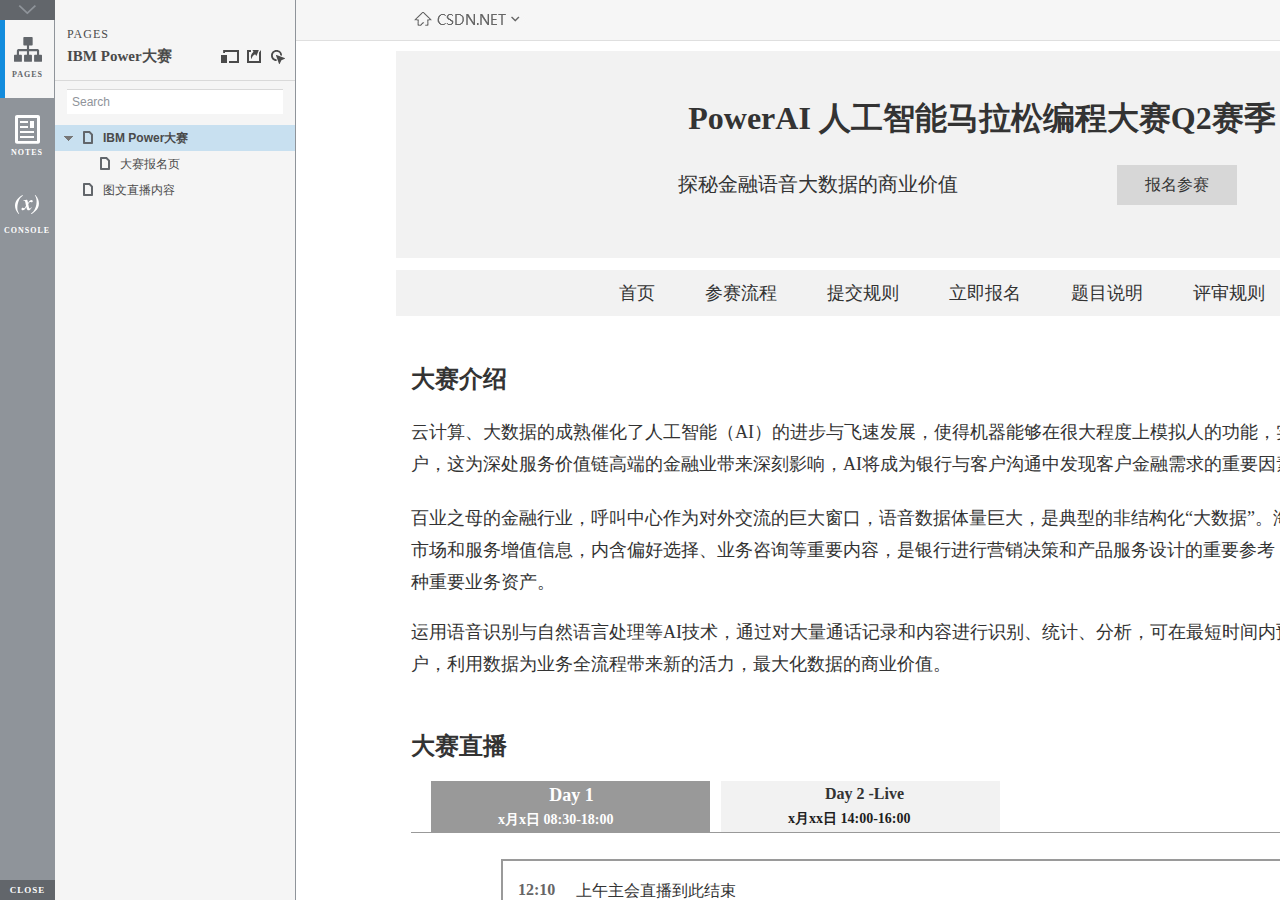
<file: index.html>
<!DOCTYPE html>
<html xmlns="http://www.w3.org/1999/xhtml" xml:lang="en" lang="en">
<head>
    <title>Untitled Document</title>
    <meta http-equiv="X-UA-Compatible" content="IE=edge"/>
    <meta http-equiv="content-type" content="text/html; charset=utf-8" />
    <meta name="viewport" content="width=device-width, initial-scale=1.0" />
    <meta name="apple-mobile-web-app-capable" content="yes" />
    <link type="text/css" href="resources/css/reset.css" rel="Stylesheet" />
    <link type="text/css" href="resources/css/default.css" rel="Stylesheet" />
    <!--<link href='https://fonts.googleapis.com/css?family=Nunito:300' rel='stylesheet' type='text/css'>-->

    <script type="text/javascript">
        if (location.href.toString().indexOf('file://localhost/') == 0) {
            location.href = location.href.toString().replace('file://localhost/', 'file:///');
        }
    </script>

    <!-- 8.0.0.3323 -->
<script src="resources/scripts/jquery-1.7.1.min.js"></script>
<script src="resources/scripts/startPre.js"></script>
<script src="data/document.js"></script>

    <style type="text/css">

#outerContainer {
	width:1000px;
	height:1500px;
}

.vsplitbar {
    width: 3px;
    /*background: #B9B9B9;*/
    border-right: 1px solid #8f949a;
}

.vsplitbar:hover, .vsplitbar.active {
    background: #8f949a;
}

#rightPanel {
    background-color: White;
}

/*#leftPanel {
    min-width: 120px;
}*/

.splitterMask {
   position:absolute;
   top: 0;
   left: 0;
   width: 100%;
   height: 100%;
   overflow: hidden;
   background-image: url(resources/images/transparent.gif);
   z-index: 20000;
}

    </style>
    <script type="text/javascript" language="JavaScript"><!--
        var SITEMAP_COLLAPSE_VAR_NAME = 'c';
        var PLUGIN_VAR_NAME = 'g';
        var FOOTNOTES_VAR_NAME = 'fn';
        var ADAPTIVE_VIEW_VAR_NAME = 'view';
        var lastLeftPanelWidth = 295;
        var toolBarOnly = true;

        // isolate scope
        (function() {
            setUpController();
            
            var configuration = $axure.document.configuration;
            var _settings = {};
            _settings.projectId = configuration.prototypeId;
            _settings.isAxshare = configuration.isAxshare;
            _settings.loadFeedbackPlugin = configuration.loadFeedbackPlugin;
            var cHash = getHashStringVar(SITEMAP_COLLAPSE_VAR_NAME);
            _settings.startCollapsed = cHash == "1";
            if(cHash == "2") closePlayer();
            var gHash = getHashStringVar(PLUGIN_VAR_NAME);
            if(gHash == "") gHash = 1;
            _settings.startPluginGid = gHash;

            $axure.player.settings = _settings;

            $(window).bind('load', function() {
                if(CHROME_5_LOCAL && !$('body').attr('pluginDetected')) {
                    window.location = 'resources/chrome/chrome.html';
                }
            });

            $(document).ready(function() {
                $axure.page.bind('load.start', mainFrame_onload);
                $axure.messageCenter.addMessageListener(messageCenter_message);

                $(document).on('pluginShown', function (event, data) {
                    setVarInCurrentUrlHash('g', data ? data : '');
                });

                $(document).on('pluginCreated', function(event, data) {
                    if($axure.player.settings.startPluginGid == data) {
                        $axure.player.showPlugin(data);
                    }
                });

                if($axure.player.settings.loadFeedbackPlugin) {
                    if($axure.player.settings.isAxshare) {
                        $axure.utils.loadJS('/Scripts/plugins/feedback/feedback8.js');
                    } else {
                        $axure.utils.loadJS('http://share.axure.com/Scripts/plugins/feedback/feedback8.js');
                    }
                }

                if(navigator.userAgent.indexOf("MSIE") >= 0) $('#outerContainer').width('100%');
                initialize();
                if($axure.player.settings.startCollapsed) $('#outerContainer').splitter({ sizeLeft: 0 });
                else $('#outerContainer').splitter({ sizeLeft: lastLeftPanelWidth });
                $('#leftPanel').width(lastLeftPanelWidth);
                
                $(window).resize(function() { resizeContent(); });

                $('#maximizePanelContainer').hide();

                initializeLogo();

                $(window).resize();
                resizeContent();
                
                $axure.player.collapseToBar();

                if($axure.player.settings.startCollapsed) {
                    collapse();
                    $('#leftPanel').width(0);
                }

                if(MOBILE_DEVICE) {
                    $('#interfaceControlFrameMinimizeContainer').height('45px');
                    $('#interfaceControlFrameMinimizeContainer a').height('45px');
                    $('#interfaceControlFrameHeaderContainer').css('margin-top','45px');
                    $('#interfaceControlFrameCloseContainer a').css('padding','10px 0px');
                    $('#maximizePanelContainer').height('45px');//.css('top','inherit').css('bottom','0px');

                    $('body').removeClass('hashover');

                    if(IOS) {
                        $('#rightPanel').css('overflow', 'auto').css('-webkit-overflow-scrolling', 'touch').css('-ms-overflow-x', 'hidden');

                        window.addEventListener("orientationchange", function() {
                            var viewport = document.querySelector("meta[name=viewport]");
                            //so iOS doesn't zoom when switching back to portrait
                            viewport.setAttribute('content', 'width=device-width, initial-scale=1.0, maximum-scale=1.0');
                            viewport.setAttribute('content', 'width=device-width, initial-scale=1.0');
                            resizeContent();
                        }, false);

                        $axure.page.bind('load.start', function() {
                            resizeContent();
                        });
                    }
                }

            });

            function initialize() {
                var legacyQString = getQueryString("Page");
                if (legacyQString.length > 0) {
                    location.href = location.href.substring(0, location.href.indexOf("?")) + "#p=" + legacyQString;
                    return;
                }

                var mainFrame = document.getElementById("mainFrame");
                mainFrame.contentWindow.location.href = getInitialUrl();
            }

            function initializeLogo() {
                if($axure.document.configuration.logoImagePath) {
                    var image = new Image();
                    image.onload = function() {
                        $('#logoImage').css('max-width', this.width + 'px');
                        $axure.player.resizeContent();
                    };
                    image.src = $axure.document.configuration.logoImagePath;
                
                    $('#interfaceControlFrameLogoImageContainer').html('<img id="logoImage" src="" />');
                    $('#logoImage').attr('src', $axure.document.configuration.logoImagePath).load(function() { resizeContent(); });
                } else $('#interfaceControlFrameLogoImageContainer').hide();

                if ($axure.document.configuration.logoImageCaption) {
                    $('#interfaceControlFrameLogoCaptionContainer').html($axure.document.configuration.logoImageCaption);
                } else $('#interfaceControlFrameLogoCaptionContainer').hide();

                if(!$('#interfaceControlFrameLogoImageContainer').is(':visible') && !$('#interfaceControlFrameLogoCaptionContainer').is(':visible')) {
                    $('#interfaceControlFrameLogoContainer').hide();
                }
            }

            var resizeContent = $axure.player.resizeContent = function() {
                var newHeight = $(window).height();
                var newWidth = $(window).width();

                var controlContainerHeight = newHeight;// - 30;
                if($('#interfaceControlFrameLogoContainer').is(':visible')) controlContainerHeight -= $('#interfaceControlFrameLogoContainer').outerHeight();// + 16;

                $('#outerContainer').height(newHeight).width(newWidth);
                $('.vsplitbar').height(newHeight);
                $('#leftPanel').height(newHeight);
                $('#interfaceControlFrame').height(newHeight);
                $('#interfaceControlFrameContainer').height(newHeight);
                $('#interfaceControlFrameHostContainer').height(controlContainerHeight);

                $('#rightPanel').height(newHeight);
                $('#mainFrame').height(newHeight);

                if($('#leftPanel').is(':visible')) $('#rightPanel').width($(window).width() - $('#leftPanel').width() - 1);// $('.vsplitbar').width());
                else $('#rightPanel').width($(window).width());

                $(document).trigger('ContainerHeightChange',[controlContainerHeight]);

                if(MOBILE_DEVICE) {
                    if(!(getHashStringVar(ADAPTIVE_VIEW_VAR_NAME).length > 0)) $axure.messageCenter.postMessage('setAdaptiveViewForSize', {'width':newWidth, 'height':$('#rightPanel').height()});
                }
            }

            var collapseToBar = $axure.player.collapseToBar = function() {
                lastLeftPanelWidth = $('#leftPanel').width();
                $('#leftPanel').width('55px');
                $('.vsplitbar').hide();
                $('#rightPanel').width($(window).width() - $('#leftPanel').width());
                $(window).resize();
                $('#outerContainer').trigger('resize');
                toolBarOnly = true;
            }

            var expandFromBar = $axure.player.expandFromBar = function() {
                if($('.vsplitbar').is(':visible')) return;

                $('#leftPanel').width(lastLeftPanelWidth);
                $('.vsplitbar').show();
                $('#rightPanel').width($(window).width() - $('#leftPanel').width() - 1);// $('.vsplitbar').width());
                $(window).resize();
                $('#outerContainer').trigger('resize');
                toolBarOnly = false;
            }

        })();

        function messageCenter_message(message, data) {
            if(message == 'expandFrame') expand();
            else if(message == 'getCollapseFrameOnLoad' && $axure.player.settings.startCollapsed && !MOBILE_DEVICE) $axure.messageCenter.postMessage('collapseFrameOnLoad');
        }

        
        function getInitialUrl() {
            var pageName = getHashStringVar("p");
            if(pageName.length > 0) return pageName + ".html";
            else {
                var url = getFirstPageUrl($axure.document.sitemap.rootNodes);
                return (url ? url : "about:blank");
            }
        }

        function getFirstPageUrl(nodes) {
            for (var i = 0; i < nodes.length; i++) {
                var node = nodes[i];
                if (node.url) return node.url;
                else {
                    var hasChildren = (node.children && node.children.length > 0);
                    if (hasChildren) {
                        var url = getFirstPageUrl(node.children);
                        if (url) return url;
                    }
                }
            }
            return null;
        }

        function closePlayer() {
            if($axure.page.location) window.location.href = $axure.page.location;
            else {
                var pageFile = getInitialUrl();
                var currentLocation = window.location.toString();
                window.location.href = currentLocation.substr(0, currentLocation.lastIndexOf("/") + 1) + pageFile;
            }
        }

        function replaceHash(newHash) {
            var currentLocWithoutHash = window.location.toString().split('#')[0];

            //We use replace so that every hash change doesn't get appended to the history stack.
            //We use replaceState in browsers that support it, else replace the location
            if(typeof window.history.replaceState != 'undefined') {
                try {
                    //Chrome 45 (Version 45.0.2454.85 m) started throwing an error here when generated locally (this only happens with sitemap open) which broke all interactions.
                    //try catch breaks the url adjusting nicely when the sitemap is open, but all interactions and forward and back buttons work.
                    //Uncaught SecurityError: Failed to execute 'replaceState' on 'History': A history state object with URL 'file:///C:/Users/Ian/Documents/Axure/HTML/Untitled/start.html#p=home' cannot be created in a document with origin 'null'.
                    window.history.replaceState(null, null, currentLocWithoutHash + newHash);
                } catch(ex) {}
            } else {
                window.location.replace(currentLocWithoutHash + newHash);
            }
        }

        function collapse() {
            setVarInCurrentUrlHash('c', 1);
            if(!toolBarOnly) lastLeftPanelWidth = $('#leftPanel').width();

            $('#maximizePanelContainer').show();
            $('#leftPanel').hide();
            $('.vsplitbar').hide();
            $('#rightPanel').width($(window).width());
            $(window).resize();
            $('#outerContainer').trigger('resize');

            $(document).trigger('sidebarCollapse');

            if(MOBILE_DEVICE) {
                $('#maximizePanelContainer').animate({
                    top:$('#rightPanel').height() - $('#maximizePanelContainer').height()
                }, 300, 'swing', function() {
                    $('#maximizePanelContainer').css('top', 'inherit').css('bottom', '0px');
                });
            }
        }

        function expand() {
            if(MOBILE_DEVICE) {
                $('#maximizePanelContainer').css('top', '0px').css('bottom', 'inherit');
            }

            deleteVarFromCurrentUrlHash('c');
            $('#maximizePanelContainer').hide();
            $('#leftPanel').width(lastLeftPanelWidth);
            $('#leftPanel').show();
            if(!toolBarOnly) {
                $('.vsplitbar').show();
                $('#rightPanel').width($(window).width() - $('#leftPanel').width() - 1);
            } else {
                $axure.player.collapseToBar();
            }
            $(window).resize();
            $('#outerContainer').trigger('resize');

            $(document).trigger('sidebarExpanded');
        }


        function mainFrame_onload() {
            if($axure.page.pageName) document.title = $axure.page.pageName;
        }

        function getQueryString(query) {
            var qstring = self.location.href.split("?");
            if(qstring.length < 2) return "";
            return GetParameter(qstring, query);
        }
        
        function GetParameter(qstring, query) {
            var prms = qstring[1].split("&");
            var frmelements = new Array();
            var currprmeter, querystr = "";

            for(var i = 0; i < prms.length; i++) {
                currprmeter = prms[i].split("=");
                frmelements[i] = new Array();
                frmelements[i][0] = currprmeter[0];
                frmelements[i][1] = currprmeter[1];
            }

            for(j = 0; j < frmelements.length; j++) {
                if(frmelements[j][0].toLowerCase() == query.toLowerCase()) {
                    querystr = frmelements[j][1];
                    break;
                }
            }
            return querystr;
        }
        
        function getHashStringVar(query) {
            var qstring = self.location.href.split("#");
            if(qstring.length < 2) return "";
            return GetParameter(qstring, query);
        }

        function setHashStringVar(currentHash, varName, varVal) {
            var varWithEqual = varName + '=';
            var poundVarWithEqual = varVal === '' ? '' :  '#' + varName + '=' + varVal;
            var ampVarWithEqual = varVal === '' ? '' :  '&' + varName + '=' + varVal;
            var hashToSet = '';

            var pageIndex = currentHash.indexOf('#' + varWithEqual);
            if(pageIndex == -1) pageIndex = currentHash.indexOf('&' + varWithEqual);
            if(pageIndex != -1) {
                var newHash = currentHash.substring(0, pageIndex);

                newHash = newHash == '' ? poundVarWithEqual : newHash + ampVarWithEqual;

                var ampIndex = currentHash.indexOf('&', pageIndex + 1);
                if(ampIndex != -1) {
                    newHash = newHash == '' ? '#' + currentHash.substring(ampIndex + 1) : newHash + currentHash.substring(ampIndex);
                }
                hashToSet = newHash;
            } else if(currentHash.indexOf('#') != -1) {
                hashToSet = currentHash + ampVarWithEqual;
            } else {
                hashToSet = poundVarWithEqual;
            }

            if(hashToSet != '' || varVal == '') {
                return hashToSet;
            }

            return null;
        }

        function setVarInCurrentUrlHash(varName, varVal) {
            var newHash = setHashStringVar(window.location.hash, varName, varVal);

            if(newHash != null) {
                replaceHash(newHash);
            }
        }

        function deleteHashStringVar(currentHash, varName) {
            var varWithEqual = varName + '=';

            var pageIndex = currentHash.indexOf('#' + varWithEqual);
            if(pageIndex == -1) pageIndex = currentHash.indexOf('&' + varWithEqual);
            if(pageIndex != -1) {
                var newHash = currentHash.substring(0, pageIndex);

                var ampIndex = currentHash.indexOf('&', pageIndex + 1);

                //IF begin of string....if none blank, ELSE # instead of & and rest
                //IF in string....prefix + if none blank, ELSE &-rest
                if(newHash == '') { //beginning of string
                    newHash = ampIndex != -1 ? '#' + currentHash.substring(ampIndex + 1) : '';
                } else { //somewhere in the middle
                    newHash = newHash + (ampIndex != -1 ? currentHash.substring(ampIndex) : '');
                }

                return newHash;
            }

            return null;
        }

        function deleteVarFromCurrentUrlHash(varName) {
            var newHash = deleteHashStringVar(window.location.hash, varName);

            if(newHash != null) {
                replaceHash(newHash);
            }
        }
    --></script>
    
    <link type="text/css" rel="Stylesheet" href="plugins/sitemap/styles/sitemap.css" />
    <link type="text/css" rel="Stylesheet" href="plugins/page_notes/styles/page_notes.css" />
    <link type="text/css" rel="Stylesheet" href="plugins/debug/styles/debug.css" />
    <script src="resources/scripts/startPost.js"></script>


    <!--<link type="text/css" rel="Stylesheet" href="plugins/recordplay/styles/recordplay.css" />
    <script type="text/javascript" src="plugins/recordplay/recordplay.js"></script>-->
    

</head>
<body scroll="no" class="hashover">
    <div id="outerContainer">

        <div id="leftPanel">
            <div id="interfaceControlFrame">
                <div id="interfaceControlFrameMinimizeContainer">
                    <a title="Collapse" id="interfaceControlFrameMinimizeButton" onclick="collapse();">&nbsp;</a>
                </div>
                <div id="interfaceControlFrameHeaderContainer">
                    <ul id="interfaceControlFrameHeader"></ul>
                </div>
                <div id="interfaceControlFrameContainer">
                    <div id="interfaceControlFrameLogoContainer">
                        <div id="interfaceControlFrameLogoImageContainer"></div>
                        <div id="interfaceControlFrameLogoCaptionContainer"></div>
                    </div>
                    <div id="interfaceControlFrameHostContainer">
                    </div>
                </div>
                <div id="interfaceControlFrameCloseContainer">
                    <a title="Close" id="interfaceControlFrameCloseButton" onclick="closePlayer();">CLOSE</a>
                </div>
            </div>
        </div>
        <div id="rightPanel">
            <iframe id="mainFrame" name="mainFrame" width="100%" height="100%" src="" frameborder="0" style="display: block;" webkitallowfullscreen mozallowfullscreen allowfullscreen></iframe>
        </div>

    </div>

    <div id="maximizePanelContainer">
        <iframe id="expandFrame" src="resources/expand.html" width="100%" height="100%" scrolling="no" allowtransparency="true" frameborder="0"></iframe>
    </div>

</body>
</html>
</file>
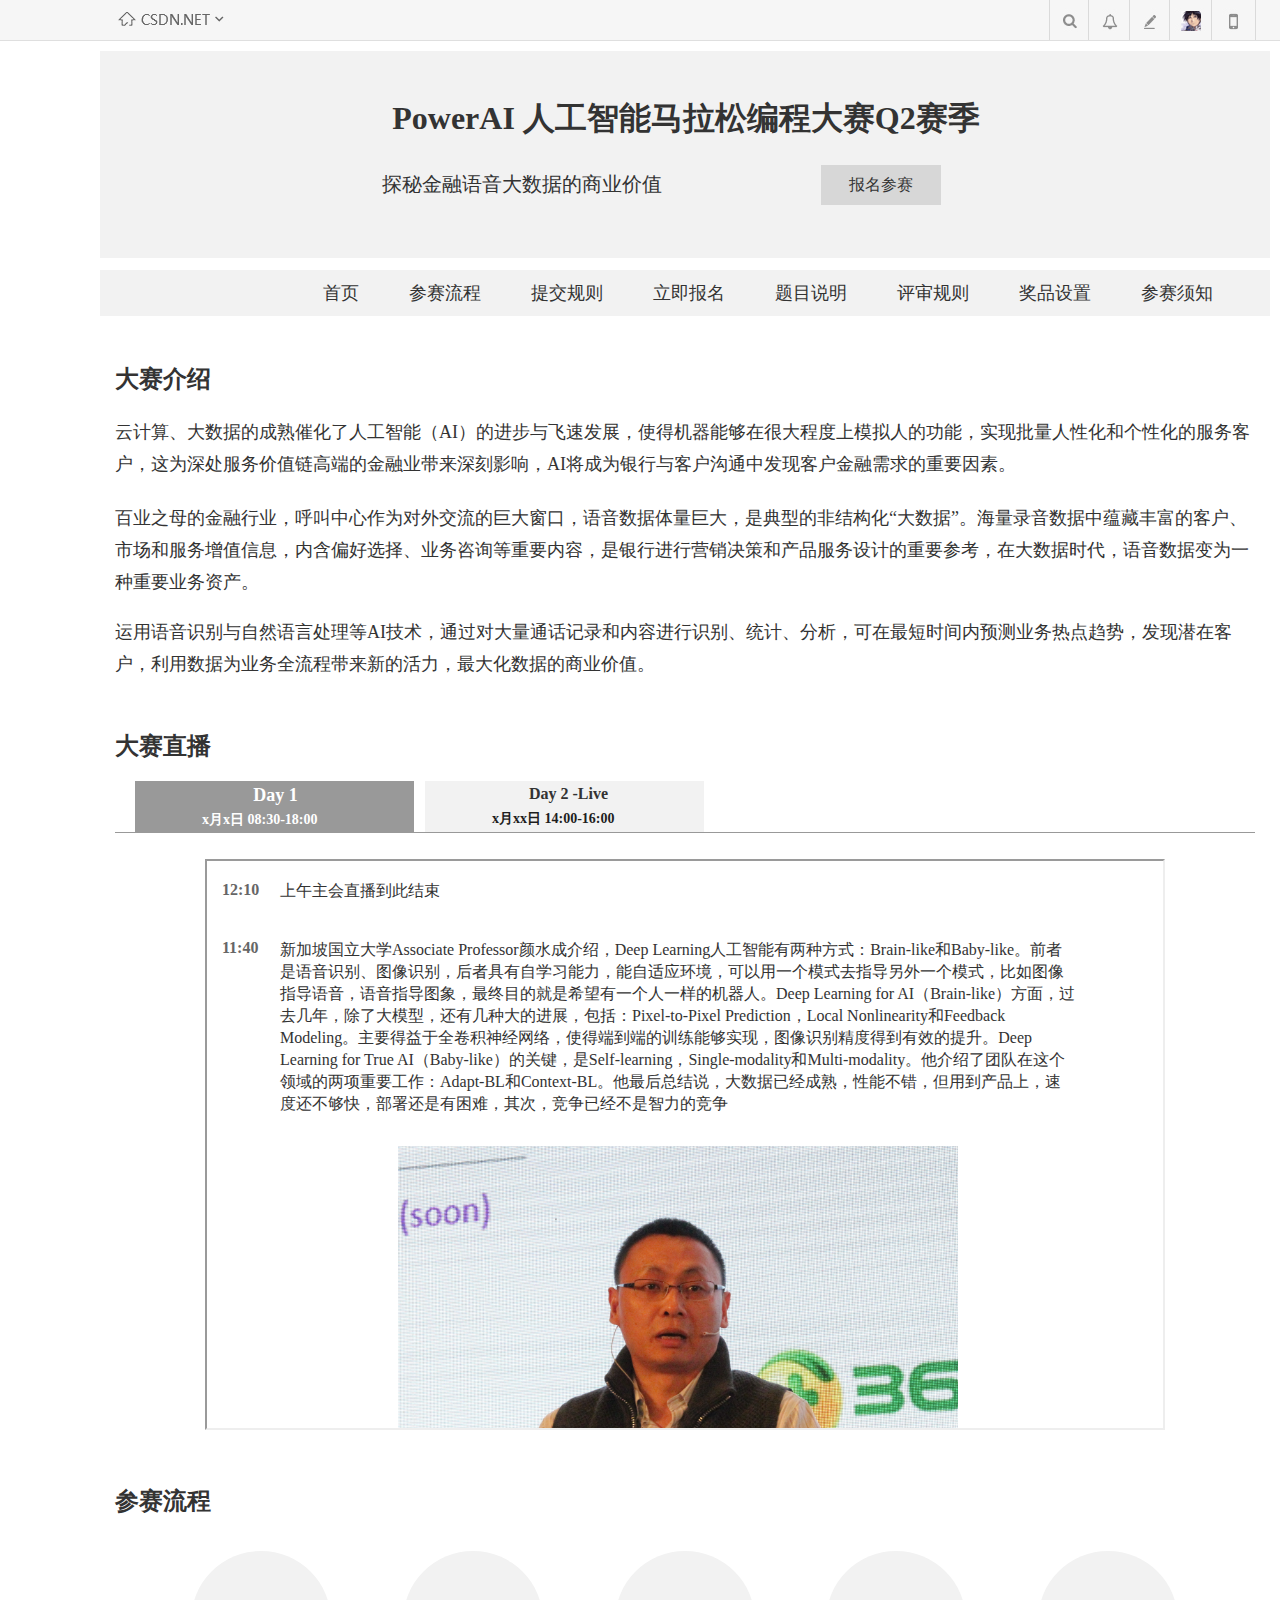
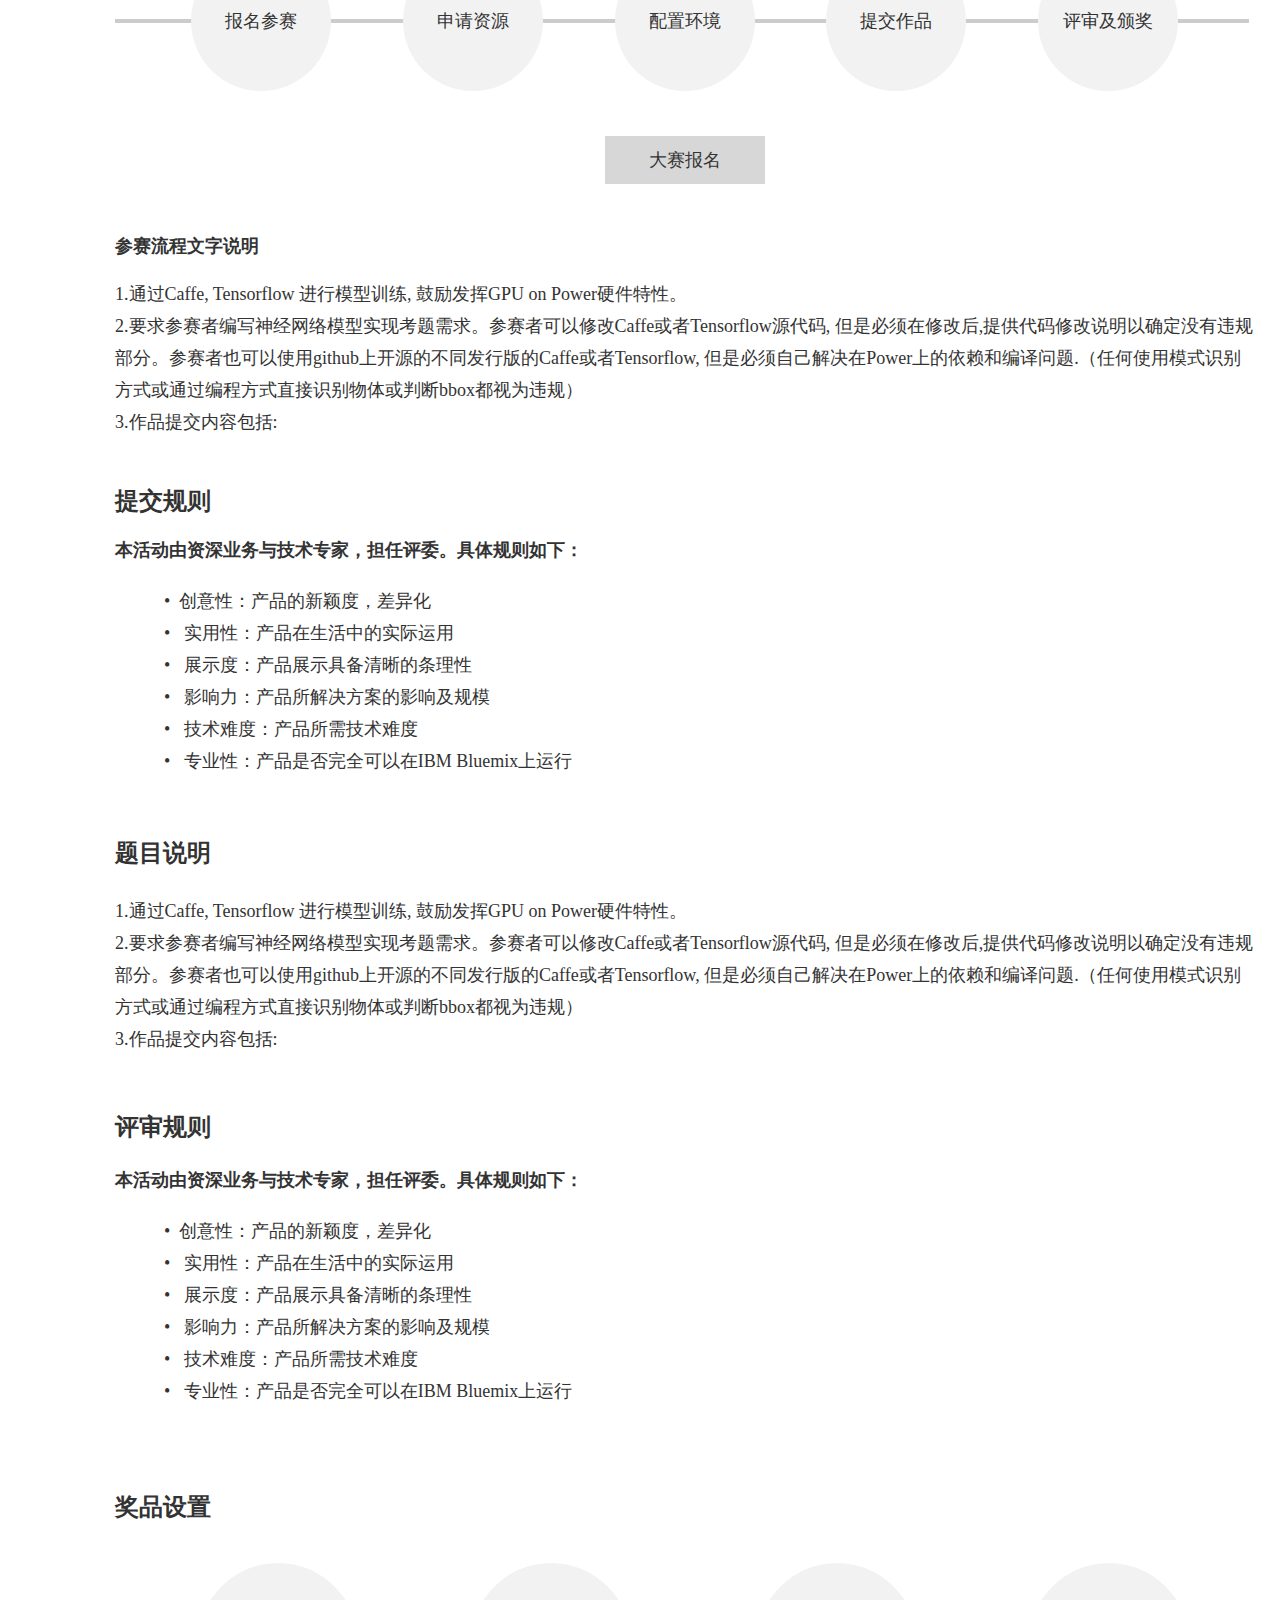
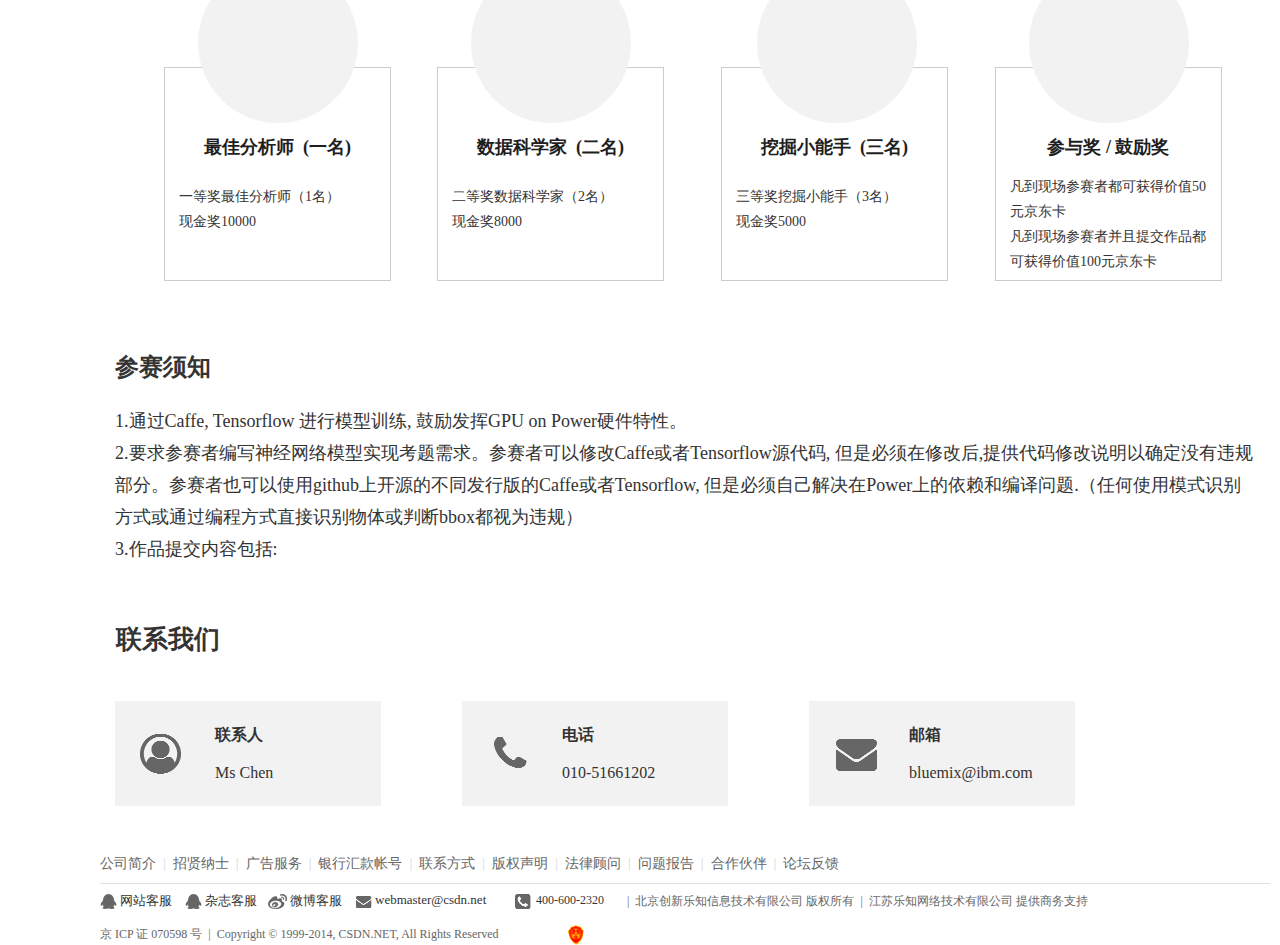
<file: ibm_power__.html>
﻿<!DOCTYPE html>
<html>
  <head>
    <title>IBM Power大赛</title>
    <meta http-equiv="X-UA-Compatible" content="IE=edge"/>
    <meta http-equiv="content-type" content="text/html; charset=utf-8"/>
    <meta name="apple-mobile-web-app-capable" content="yes"/>
    <link href="resources/css/jquery-ui-themes.css" type="text/css" rel="stylesheet"/>
    <link href="resources/css/axure_rp_page.css" type="text/css" rel="stylesheet"/>
    <link href="data/styles.css" type="text/css" rel="stylesheet"/>
    <link href="files/ibm_power__/styles.css" type="text/css" rel="stylesheet"/>
    <link href="https://netdna.bootstrapcdn.com/font-awesome/4.5.0/css/font-awesome.css" type="text/css" rel="stylesheet"/>
    <script src="resources/scripts/jquery-1.7.1.min.js"></script>
    <script src="resources/scripts/jquery-ui-1.8.10.custom.min.js"></script>
    <script src="resources/scripts/prototypePre.js"></script>
    <script src="data/document.js"></script>
    <script src="resources/scripts/prototypePost.js"></script>
    <script src="files/ibm_power__/data.js"></script>
    <script type="text/javascript">
      $axure.utils.getTransparentGifPath = function() { return 'resources/images/transparent.gif'; };
      $axure.utils.getOtherPath = function() { return 'resources/Other.html'; };
      $axure.utils.getReloadPath = function() { return 'resources/reload.html'; };
    </script>
  </head>
  <body>
    <div id="base" class="">

      <!-- Unnamed (水平线) -->
      <div id="u0" class="ax_default line">
        <img id="u0_img" class="img " src="images/ibm_power__/u0.png"/>
        <!-- Unnamed () -->
        <div id="u1" class="text" style="display:none; visibility: hidden">
          <p><span></span></p>
        </div>
      </div>

      <!-- Unnamed (header-new) -->

      <!-- Unnamed (矩形) -->
      <div id="u3" class="ax_default shape">
        <div id="u3_div" class=""></div>
        <!-- Unnamed () -->
        <div id="u4" class="text" style="display:none; visibility: hidden">
          <p><span></span></p>
        </div>
      </div>

      <!-- Unnamed (图片) -->
      <div id="u5" class="ax_default image">
        <img id="u5_img" class="img " src="images/ibm_power__/u5.png"/>
        <!-- Unnamed () -->
        <div id="u6" class="text" style="display:none; visibility: hidden">
          <p><span></span></p>
        </div>
      </div>

      <!-- Unnamed (图片) -->
      <div id="u7" class="ax_default image">
        <img id="u7_img" class="img " src="images/ibm_power__/u7.png"/>
        <!-- Unnamed () -->
        <div id="u8" class="text" style="display:none; visibility: hidden">
          <p><span></span></p>
        </div>
      </div>

      <!-- Unnamed (水平线) -->
      <div id="u9" class="ax_default horizontal_line">
        <img id="u9_img" class="img " src="images/ibm_power__/u9.png"/>
        <!-- Unnamed () -->
        <div id="u10" class="text" style="display:none; visibility: hidden">
          <p><span></span></p>
        </div>
      </div>

      <!-- Unnamed (图片) -->
      <div id="u11" class="ax_default image">
        <img id="u11_img" class="img " src="images/ibm_power__/u11.png"/>
        <!-- Unnamed () -->
        <div id="u12" class="text" style="display:none; visibility: hidden">
          <p><span></span></p>
        </div>
      </div>

      <!-- Unnamed (矩形) -->
      <div id="u13" class="ax_default box_2">
        <div id="u13_div" class=""></div>
        <!-- Unnamed () -->
        <div id="u14" class="text" style="display:none; visibility: hidden">
          <p><span></span></p>
        </div>
      </div>

      <!-- Unnamed (矩形) -->
      <div id="u15" class="ax_default heading_1">
        <div id="u15_div" class=""></div>
        <!-- Unnamed () -->
        <div id="u16" class="text">
          <p><span>PowerAI 人工智能马拉松编程大赛Q2赛季 </span></p>
        </div>
      </div>

      <!-- Unnamed (组合) -->
      <div id="u17" class="ax_default" data-width="1140" data-height="700">

        <!-- 直播 (动态面板) -->
        <div id="u18" class="ax_default" data-label="直播">
          <div id="u18_state0" class="panel_state" data-label="图文" style="">
            <div id="u18_state0_content" class="panel_state_content">

              <!-- Unnamed (矩形) -->
              <div id="u19" class="ax_default box_2">
                <div id="u19_div" class=""></div>
                <!-- Unnamed () -->
                <div id="u20" class="text" style="display:none; visibility: hidden">
                  <p><span></span></p>
                </div>
              </div>

              <!-- Unnamed (矩形) -->
              <div id="u21" class="ax_default box_2">
                <div id="u21_div" class=""></div>
                <!-- Unnamed () -->
                <div id="u22" class="text" style="display:none; visibility: hidden">
                  <p><span></span></p>
                </div>
              </div>

              <!-- Unnamed (矩形) -->
              <div id="u23" class="ax_default heading_2">
                <div id="u23_div" class=""></div>
                <!-- Unnamed () -->
                <div id="u24" class="text">
                  <p><span>Day 1</span></p>
                </div>
              </div>

              <!-- Unnamed (矩形) -->
              <div id="u25" class="ax_default heading_2">
                <div id="u25_div" class=""></div>
                <!-- Unnamed () -->
                <div id="u26" class="text">
                  <p><span>Day 2 -Live</span></p>
                </div>
              </div>

              <!-- Unnamed (内联框架) -->
              <div id="u27" class="ax_default">
                <iframe id="u27_input" scrolling="auto" frameborder="1" webkitallowfullscreen mozallowfullscreen allowfullscreen></iframe>
              </div>

              <!-- Unnamed (热区) -->
              <div id="u28" class="ax_default">
              </div>

              <!-- Unnamed (矩形) -->
              <div id="u29" class="ax_default heading_2">
                <div id="u29_div" class=""></div>
                <!-- Unnamed () -->
                <div id="u30" class="text">
                  <p><span>x月x日 08:30-18:00</span></p>
                </div>
              </div>

              <!-- Unnamed (矩形) -->
              <div id="u31" class="ax_default heading_2">
                <div id="u31_div" class=""></div>
                <!-- Unnamed () -->
                <div id="u32" class="text">
                  <p><span>x月xx日 14:00-16:00</span></p>
                </div>
              </div>

              <!-- Unnamed (水平线) -->
              <div id="u33" class="ax_default line">
                <img id="u33_img" class="img " src="images/ibm_power__/u33.png"/>
                <!-- Unnamed () -->
                <div id="u34" class="text" style="display:none; visibility: hidden">
                  <p><span></span></p>
                </div>
              </div>

              <!-- Unnamed (热区) -->
              <div id="u35" class="ax_default">
              </div>
            </div>
          </div>
          <div id="u18_state1" class="panel_state" data-label="视频2" style="visibility: hidden;">
            <div id="u18_state1_content" class="panel_state_content">

              <!-- Unnamed (矩形) -->
              <div id="u36" class="ax_default box_2">
                <div id="u36_div" class=""></div>
                <!-- Unnamed () -->
                <div id="u37" class="text" style="display:none; visibility: hidden">
                  <p><span></span></p>
                </div>
              </div>

              <!-- Unnamed (矩形) -->
              <div id="u38" class="ax_default box_2">
                <div id="u38_div" class=""></div>
                <!-- Unnamed () -->
                <div id="u39" class="text" style="display:none; visibility: hidden">
                  <p><span></span></p>
                </div>
              </div>

              <!-- Unnamed (矩形) -->
              <div id="u40" class="ax_default heading_2">
                <div id="u40_div" class=""></div>
                <!-- Unnamed () -->
                <div id="u41" class="text">
                  <p><span>Day 2 - Live</span></p>
                </div>
              </div>

              <!-- Unnamed (矩形) -->
              <div id="u42" class="ax_default heading_2">
                <div id="u42_div" class=""></div>
                <!-- Unnamed () -->
                <div id="u43" class="text">
                  <p><span>Day 1</span></p>
                </div>
              </div>

              <!-- Unnamed (矩形) -->
              <div id="u44" class="ax_default heading_2">
                <div id="u44_div" class=""></div>
                <!-- Unnamed () -->
                <div id="u45" class="text">
                  <p><span>x月xx日 2:00-4:00</span></p>
                </div>
              </div>

              <!-- Unnamed (矩形) -->
              <div id="u46" class="ax_default heading_2">
                <div id="u46_div" class=""></div>
                <!-- Unnamed () -->
                <div id="u47" class="text">
                  <p><span>x月x日 08:30-18:00</span></p>
                </div>
              </div>

              <!-- Unnamed (水平线) -->
              <div id="u48" class="ax_default line">
                <img id="u48_img" class="img " src="images/ibm_power__/u33.png"/>
                <!-- Unnamed () -->
                <div id="u49" class="text" style="display:none; visibility: hidden">
                  <p><span></span></p>
                </div>
              </div>

              <!-- frame (内联框架) -->
              <div id="u50" class="ax_default" data-label="frame">
                <iframe id="u50_input" data-label="frame" scrolling="auto" frameborder="1" webkitallowfullscreen mozallowfullscreen allowfullscreen></iframe>
              </div>

              <!-- Unnamed (矩形) -->
              <div id="u51" class="ax_default box_2">
                <div id="u51_div" class=""></div>
                <!-- Unnamed () -->
                <div id="u52" class="text" style="display:none; visibility: hidden">
                  <p><span></span></p>
                </div>
              </div>

              <!-- Unnamed (图片) -->
              <div id="u53" class="ax_default image">
                <img id="u53_img" class="img " src="images/ibm_power__/u53.png"/>
                <!-- Unnamed () -->
                <div id="u54" class="text" style="display:none; visibility: hidden">
                  <p><span></span></p>
                </div>
              </div>

              <!-- Unnamed (热区) -->
              <div id="u55" class="ax_default">
              </div>

              <!-- Unnamed (热区) -->
              <div id="u56" class="ax_default">
              </div>

              <!-- Unnamed (热区) -->
              <div id="u57" class="ax_default">
              </div>
            </div>
          </div>
          <div id="u18_state2" class="panel_state" data-label="图文3" style="visibility: hidden;">
            <div id="u18_state2_content" class="panel_state_content">

              <!-- Unnamed (矩形) -->
              <div id="u58" class="ax_default box_2">
                <div id="u58_div" class=""></div>
                <!-- Unnamed () -->
                <div id="u59" class="text" style="display:none; visibility: hidden">
                  <p><span></span></p>
                </div>
              </div>

              <!-- Unnamed (矩形) -->
              <div id="u60" class="ax_default box_2">
                <div id="u60_div" class=""></div>
                <!-- Unnamed () -->
                <div id="u61" class="text" style="display:none; visibility: hidden">
                  <p><span></span></p>
                </div>
              </div>

              <!-- Unnamed (矩形) -->
              <div id="u62" class="ax_default heading_2">
                <div id="u62_div" class=""></div>
                <!-- Unnamed () -->
                <div id="u63" class="text">
                  <p><span>颁奖盛典</span></p>
                </div>
              </div>

              <!-- Unnamed (矩形) -->
              <div id="u64" class="ax_default heading_2">
                <div id="u64_div" class=""></div>
                <!-- Unnamed () -->
                <div id="u65" class="text">
                  <p><span>48小时 Coding For Fun</span></p>
                </div>
              </div>

              <!-- Unnamed (矩形) -->
              <div id="u66" class="ax_default heading_2">
                <div id="u66_div" class=""></div>
                <!-- Unnamed () -->
                <div id="u67" class="text">
                  <p><span>3月12日 16:00-16:30</span></p>
                </div>
              </div>

              <!-- Unnamed (矩形) -->
              <div id="u68" class="ax_default heading_2">
                <div id="u68_div" class=""></div>
                <!-- Unnamed () -->
                <div id="u69" class="text">
                  <p><span>3月11日 08:30-18:00</span></p>
                </div>
              </div>

              <!-- Unnamed (矩形) -->
              <div id="u70" class="ax_default box_2">
                <div id="u70_div" class=""></div>
                <!-- Unnamed () -->
                <div id="u71" class="text" style="display:none; visibility: hidden">
                  <p><span></span></p>
                </div>
              </div>

              <!-- Unnamed (矩形) -->
              <div id="u72" class="ax_default heading_2">
                <div id="u72_div" class=""></div>
                <!-- Unnamed () -->
                <div id="u73" class="text">
                  <p><span>大咖访谈&amp;王牌对决</span></p>
                </div>
              </div>

              <!-- Unnamed (矩形) -->
              <div id="u74" class="ax_default heading_2">
                <div id="u74_div" class=""></div>
                <!-- Unnamed () -->
                <div id="u75" class="text">
                  <p><span>3月12日 14:00-16:00</span></p>
                </div>
              </div>

              <!-- Unnamed (水平线) -->
              <div id="u76" class="ax_default line">
                <img id="u76_img" class="img " src="images/ibm_power__/u33.png"/>
                <!-- Unnamed () -->
                <div id="u77" class="text" style="display:none; visibility: hidden">
                  <p><span></span></p>
                </div>
              </div>

              <!-- Unnamed (热区) -->
              <div id="u78" class="ax_default">
              </div>

              <!-- Unnamed (热区) -->
              <div id="u79" class="ax_default">
              </div>

              <!-- Unnamed (热区) -->
              <div id="u80" class="ax_default">
              </div>

              <!-- Unnamed (内联框架) -->
              <div id="u81" class="ax_default">
                <iframe id="u81_input" scrolling="auto" frameborder="1" webkitallowfullscreen mozallowfullscreen allowfullscreen></iframe>
              </div>
            </div>
          </div>
        </div>

        <!-- Unnamed (矩形) -->
        <div id="u82" class="ax_default heading_2">
          <div id="u82_div" class=""></div>
          <!-- Unnamed () -->
          <div id="u83" class="text">
            <p><span>大赛直播</span></p>
          </div>
        </div>
      </div>

      <!-- Unnamed (矩形) -->
      <div id="u84" class="ax_default heading_2">
        <div id="u84_div" class=""></div>
        <!-- Unnamed () -->
        <div id="u85" class="text">
          <p><span>评审规则</span></p>
        </div>
      </div>

      <!-- Unnamed (矩形) -->
      <div id="u86" class="ax_default heading_2">
        <div id="u86_div" class=""></div>
        <!-- Unnamed () -->
        <div id="u87" class="text">
          <p><span>本活动由资深业务与技术专家，担任评委。具体规则如下：</span></p>
        </div>
      </div>

      <!-- Unnamed (矩形) -->
      <div id="u88" class="ax_default heading_2">
        <div id="u88_div" class=""></div>
        <!-- Unnamed () -->
        <div id="u89" class="text">
          <p><span>&#149;&nbsp; 创意性：产品的新颖度，差异化</span></p><p><span>&#149;&nbsp;&nbsp; 实用性：产品在生活中的实际运用</span></p><p><span>&#149;&nbsp;&nbsp; 展示度：产品展示具备清晰的条理性</span></p><p><span>&#149;&nbsp;&nbsp; 影响力：产品所解决方案的影响及规模</span></p><p><span>&#149;&nbsp;&nbsp; 技术难度：产品所需技术难度</span></p><p><span>&#149;&nbsp;&nbsp; 专业性：产品是否完全可以在IBM Bluemix上运行</span></p>
        </div>
      </div>

      <!-- Unnamed (矩形) -->
      <div id="u90" class="ax_default heading_2">
        <div id="u90_div" class=""></div>
        <!-- Unnamed () -->
        <div id="u91" class="text">
          <p><span>奖品设置</span></p>
        </div>
      </div>

      <!-- Unnamed (矩形) -->
      <div id="u92" class="ax_default heading_2">
        <div id="u92_div" class=""></div>
        <!-- Unnamed () -->
        <div id="u93" class="text">
          <p><span>题目说明</span></p>
        </div>
      </div>

      <!-- Unnamed (矩形) -->
      <div id="u94" class="ax_default heading_2">
        <div id="u94_div" class=""></div>
        <!-- Unnamed () -->
        <div id="u95" class="text">
          <p><span>参赛流程</span></p>
        </div>
      </div>

      <!-- Unnamed (矩形) -->
      <div id="u96" class="ax_default heading_2">
        <div id="u96_div" class=""></div>
        <!-- Unnamed () -->
        <div id="u97" class="text">
          <p><span>云计算、大数据的成熟催化了人工智能（AI）的进步与飞速发展，使得机器能够在很大程度上模拟人的功能，实现批量人性化和个性化的服务客户，这为深处服务价值链高端的金融业带来深刻影响，AI将成为银行与客户沟通中发现客户金融需求的重要因素。</span></p>
        </div>
      </div>

      <!-- Unnamed (矩形) -->
      <div id="u98" class="ax_default heading_2">
        <div id="u98_div" class=""></div>
        <!-- Unnamed () -->
        <div id="u99" class="text">
          <p><span>大赛介绍</span></p>
        </div>
      </div>

      <!-- Unnamed (矩形) -->
      <div id="u100" class="ax_default box_2">
        <div id="u100_div" class=""></div>
        <!-- Unnamed () -->
        <div id="u101" class="text" style="display:none; visibility: hidden">
          <p><span></span></p>
        </div>
      </div>

      <!-- Unnamed (矩形) -->
      <div id="u102" class="ax_default heading_2">
        <div id="u102_div" class=""></div>
        <!-- Unnamed () -->
        <div id="u103" class="text">
          <p><span>首页</span></p>
        </div>
      </div>

      <!-- Unnamed (矩形) -->
      <div id="u104" class="ax_default heading_2">
        <div id="u104_div" class=""></div>
        <!-- Unnamed () -->
        <div id="u105" class="text">
          <p><span>参赛流程</span></p>
        </div>
      </div>

      <!-- Unnamed (矩形) -->
      <div id="u106" class="ax_default heading_2">
        <div id="u106_div" class=""></div>
        <!-- Unnamed () -->
        <div id="u107" class="text">
          <p><span>提交规则</span></p>
        </div>
      </div>

      <!-- Unnamed (矩形) -->
      <div id="u108" class="ax_default heading_2">
        <div id="u108_div" class=""></div>
        <!-- Unnamed () -->
        <div id="u109" class="text">
          <p><span>立即报名</span></p>
        </div>
      </div>

      <!-- Unnamed (矩形) -->
      <div id="u110" class="ax_default heading_2">
        <div id="u110_div" class=""></div>
        <!-- Unnamed () -->
        <div id="u111" class="text">
          <p><span>题目说明</span></p>
        </div>
      </div>

      <!-- Unnamed (矩形) -->
      <div id="u112" class="ax_default heading_2">
        <div id="u112_div" class=""></div>
        <!-- Unnamed () -->
        <div id="u113" class="text">
          <p><span>评审规则</span></p>
        </div>
      </div>

      <!-- Unnamed (矩形) -->
      <div id="u114" class="ax_default heading_2">
        <div id="u114_div" class=""></div>
        <!-- Unnamed () -->
        <div id="u115" class="text">
          <p><span>奖品设置</span></p>
        </div>
      </div>

      <!-- Unnamed (矩形) -->
      <div id="u116" class="ax_default heading_2">
        <div id="u116_div" class=""></div>
        <!-- Unnamed () -->
        <div id="u117" class="text">
          <p><span>参赛须知</span></p>
        </div>
      </div>

      <!-- Unnamed (矩形) -->
      <div id="u118" class="ax_default heading_2">
        <div id="u118_div" class=""></div>
        <!-- Unnamed () -->
        <div id="u119" class="text">
          <p><span>参赛流程文字说明</span></p>
        </div>
      </div>

      <!-- Unnamed (文本段落) -->
      <div id="u120" class="ax_default paragraph">
        <img id="u120_img" class="img " src="images/ibm_power__/u120.png"/>
        <!-- Unnamed () -->
        <div id="u121" class="text">
          <p><span>1.通过Caffe, Tensorflow 进行模型训练, 鼓励发挥GPU on Power硬件特性。</span></p><p><span>2.要求参赛者编写神经网络模型实现考题需求。参赛者可以修改Caffe或者Tensorflow源代码, 但是必须在修改后,提供代码修改说明以确定没有违规部分。参赛者也可以使用github上开源的不同发行版的Caffe或者Tensorflow, 但是必须自己解决在Power上的依赖和编译问题.（任何使用模式识别方式或通过编程方式直接识别物体或判断bbox都视为违规）</span></p><p><span>3.作品提交内容包括:</span></p>
        </div>
      </div>

      <!-- Unnamed (矩形) -->
      <div id="u122" class="ax_default box_2">
        <div id="u122_div" class=""></div>
        <!-- Unnamed () -->
        <div id="u123" class="text">
          <p><span>报名参赛</span></p>
        </div>
      </div>

      <!-- Unnamed (矩形) -->
      <div id="u124" class="ax_default box_2">
        <div id="u124_div" class=""></div>
        <!-- Unnamed () -->
        <div id="u125" class="text">
          <p><span>申请资源</span></p>
        </div>
      </div>

      <!-- Unnamed (矩形) -->
      <div id="u126" class="ax_default box_2">
        <div id="u126_div" class=""></div>
        <!-- Unnamed () -->
        <div id="u127" class="text">
          <p><span>配置环境</span></p>
        </div>
      </div>

      <!-- Unnamed (矩形) -->
      <div id="u128" class="ax_default box_2">
        <div id="u128_div" class=""></div>
        <!-- Unnamed () -->
        <div id="u129" class="text">
          <p><span>提交作品</span></p>
        </div>
      </div>

      <!-- Unnamed (矩形) -->
      <div id="u130" class="ax_default box_2">
        <div id="u130_div" class=""></div>
        <!-- Unnamed () -->
        <div id="u131" class="text">
          <p><span>评审及颁奖</span></p>
        </div>
      </div>

      <!-- Unnamed (矩形) -->
      <div id="u132" class="ax_default heading_2">
        <div id="u132_div" class=""></div>
        <!-- Unnamed () -->
        <div id="u133" class="text">
          <p><span>提交规则</span></p>
        </div>
      </div>

      <!-- Unnamed (矩形) -->
      <div id="u134" class="ax_default heading_2">
        <div id="u134_div" class=""></div>
        <!-- Unnamed () -->
        <div id="u135" class="text">
          <p><span>本活动由资深业务与技术专家，担任评委。具体规则如下：</span></p>
        </div>
      </div>

      <!-- Unnamed (矩形) -->
      <div id="u136" class="ax_default heading_2">
        <div id="u136_div" class=""></div>
        <!-- Unnamed () -->
        <div id="u137" class="text">
          <p><span>&#149;&nbsp; 创意性：产品的新颖度，差异化</span></p><p><span>&#149;&nbsp;&nbsp; 实用性：产品在生活中的实际运用</span></p><p><span>&#149;&nbsp;&nbsp; 展示度：产品展示具备清晰的条理性</span></p><p><span>&#149;&nbsp;&nbsp; 影响力：产品所解决方案的影响及规模</span></p><p><span>&#149;&nbsp;&nbsp; 技术难度：产品所需技术难度</span></p><p><span>&#149;&nbsp;&nbsp; 专业性：产品是否完全可以在IBM Bluemix上运行</span></p>
        </div>
      </div>

      <!-- Unnamed (文本段落) -->
      <div id="u138" class="ax_default paragraph">
        <img id="u138_img" class="img " src="images/ibm_power__/u120.png"/>
        <!-- Unnamed () -->
        <div id="u139" class="text">
          <p><span>1.通过Caffe, Tensorflow 进行模型训练, 鼓励发挥GPU on Power硬件特性。</span></p><p><span>2.要求参赛者编写神经网络模型实现考题需求。参赛者可以修改Caffe或者Tensorflow源代码, 但是必须在修改后,提供代码修改说明以确定没有违规部分。参赛者也可以使用github上开源的不同发行版的Caffe或者Tensorflow, 但是必须自己解决在Power上的依赖和编译问题.（任何使用模式识别方式或通过编程方式直接识别物体或判断bbox都视为违规）</span></p><p><span>3.作品提交内容包括:</span></p>
        </div>
      </div>

      <!-- Unnamed (矩形) -->
      <div id="u140" class="ax_default box_3">
        <div id="u140_div" class=""></div>
        <!-- Unnamed () -->
        <div id="u141" class="text">
          <p><span>大赛报名</span></p>
        </div>
      </div>

      <!-- Unnamed (矩形) -->
      <div id="u142" class="ax_default box_2">
        <div id="u142_div" class=""></div>
        <!-- Unnamed () -->
        <div id="u143" class="text" style="display:none; visibility: hidden">
          <p><span></span></p>
        </div>
      </div>

      <!-- Unnamed (矩形) -->
      <div id="u144" class="ax_default box_2">
        <div id="u144_div" class=""></div>
        <!-- Unnamed () -->
        <div id="u145" class="text">
          <p><span>最佳分析师&nbsp; (一名) </span></p>
        </div>
      </div>

      <!-- Unnamed (矩形) -->
      <div id="u146" class="ax_default heading_2">
        <div id="u146_div" class=""></div>
        <!-- Unnamed () -->
        <div id="u147" class="text">
          <p><span>一等奖最佳分析师（1名）</span></p><p><span>现金奖10000</span></p>
        </div>
      </div>

      <!-- Unnamed (矩形) -->
      <div id="u148" class="ax_default box_2">
        <div id="u148_div" class=""></div>
        <!-- Unnamed () -->
        <div id="u149" class="text" style="display:none; visibility: hidden">
          <p><span></span></p>
        </div>
      </div>

      <!-- Unnamed (矩形) -->
      <div id="u150" class="ax_default box_2">
        <div id="u150_div" class=""></div>
        <!-- Unnamed () -->
        <div id="u151" class="text" style="display:none; visibility: hidden">
          <p><span></span></p>
        </div>
      </div>

      <!-- Unnamed (矩形) -->
      <div id="u152" class="ax_default box_2">
        <div id="u152_div" class=""></div>
        <!-- Unnamed () -->
        <div id="u153" class="text">
          <p><span>数据科学家&nbsp; (二名) </span></p>
        </div>
      </div>

      <!-- Unnamed (矩形) -->
      <div id="u154" class="ax_default heading_2">
        <div id="u154_div" class=""></div>
        <!-- Unnamed () -->
        <div id="u155" class="text">
          <p><span>二等奖数据科学家（2名）</span></p><p><span>现金奖8000</span></p>
        </div>
      </div>

      <!-- Unnamed (矩形) -->
      <div id="u156" class="ax_default box_2">
        <div id="u156_div" class=""></div>
        <!-- Unnamed () -->
        <div id="u157" class="text" style="display:none; visibility: hidden">
          <p><span></span></p>
        </div>
      </div>

      <!-- Unnamed (矩形) -->
      <div id="u158" class="ax_default box_2">
        <div id="u158_div" class=""></div>
        <!-- Unnamed () -->
        <div id="u159" class="text">
          <p><span>挖掘小能手&nbsp; (三名) </span></p>
        </div>
      </div>

      <!-- Unnamed (矩形) -->
      <div id="u160" class="ax_default heading_2">
        <div id="u160_div" class=""></div>
        <!-- Unnamed () -->
        <div id="u161" class="text">
          <p><span>三等奖挖掘小能手（3名）</span></p><p><span>现金奖5000</span></p>
        </div>
      </div>

      <!-- Unnamed (矩形) -->
      <div id="u162" class="ax_default box_2">
        <div id="u162_div" class=""></div>
        <!-- Unnamed () -->
        <div id="u163" class="text" style="display:none; visibility: hidden">
          <p><span></span></p>
        </div>
      </div>

      <!-- Unnamed (矩形) -->
      <div id="u164" class="ax_default box_2">
        <div id="u164_div" class=""></div>
        <!-- Unnamed () -->
        <div id="u165" class="text">
          <p><span>参与奖 / 鼓励奖</span></p>
        </div>
      </div>

      <!-- Unnamed (矩形) -->
      <div id="u166" class="ax_default heading_2">
        <div id="u166_div" class=""></div>
        <!-- Unnamed () -->
        <div id="u167" class="text">
          <p><span>凡到现场参赛者都可获得价值50元京东卡</span></p><p><span>凡到现场参赛者并且提交作品都可获得价值100元京东卡</span></p>
        </div>
      </div>

      <!-- Unnamed (文本段落) -->
      <div id="u168" class="ax_default paragraph">
        <img id="u168_img" class="img " src="images/ibm_power__/u120.png"/>
        <!-- Unnamed () -->
        <div id="u169" class="text">
          <p><span>1.通过Caffe, Tensorflow 进行模型训练, 鼓励发挥GPU on Power硬件特性。</span></p><p><span>2.要求参赛者编写神经网络模型实现考题需求。参赛者可以修改Caffe或者Tensorflow源代码, 但是必须在修改后,提供代码修改说明以确定没有违规部分。参赛者也可以使用github上开源的不同发行版的Caffe或者Tensorflow, 但是必须自己解决在Power上的依赖和编译问题.（任何使用模式识别方式或通过编程方式直接识别物体或判断bbox都视为违规）</span></p><p><span>3.作品提交内容包括:</span></p>
        </div>
      </div>

      <!-- Unnamed (矩形) -->
      <div id="u170" class="ax_default heading_2">
        <div id="u170_div" class=""></div>
        <!-- Unnamed () -->
        <div id="u171" class="text">
          <p><span>参赛须知</span></p>
        </div>
      </div>

      <!-- Unnamed (矩形) -->
      <div id="u172" class="ax_default heading_2">
        <div id="u172_div" class=""></div>
        <!-- Unnamed () -->
        <div id="u173" class="text">
          <p><span>联系我们</span></p>
        </div>
      </div>

      <!-- Unnamed (组合) -->
      <div id="u174" class="ax_default" data-width="266" data-height="105">

        <!-- Unnamed (矩形) -->
        <div id="u175" class="ax_default box_2">
          <div id="u175_div" class=""></div>
          <!-- Unnamed () -->
          <div id="u176" class="text">
            <p><span style="font-family:'微软雅黑 Bold', '微软雅黑';font-weight:700;">联系人</span></p><p><span style="font-family:'微软雅黑 Bold', '微软雅黑';font-weight:700;"><br></span></p><p><span style="font-family:'微软雅黑 Regular', '微软雅黑';font-weight:400;">Ms Chen</span></p>
          </div>
        </div>

        <!-- Unnamed (图片) -->
        <div id="u177" class="ax_default image">
          <img id="u177_img" class="img " src="images/ibm_power__/u177.png"/>
          <!-- Unnamed () -->
          <div id="u178" class="text" style="display:none; visibility: hidden">
            <p><span></span></p>
          </div>
        </div>
      </div>

      <!-- Unnamed (组合) -->
      <div id="u179" class="ax_default" data-width="266" data-height="105">

        <!-- Unnamed (矩形) -->
        <div id="u180" class="ax_default box_2">
          <div id="u180_div" class=""></div>
          <!-- Unnamed () -->
          <div id="u181" class="text">
            <p><span style="font-family:'微软雅黑 Bold', '微软雅黑';font-weight:700;">邮箱</span></p><p><span style="font-family:'微软雅黑 Bold', '微软雅黑';font-weight:700;"><br></span></p><p><span style="font-family:'微软雅黑 Regular', '微软雅黑';font-weight:400;">bluemix@ibm.com</span></p>
          </div>
        </div>

        <!-- Unnamed (图片) -->
        <div id="u182" class="ax_default image">
          <img id="u182_img" class="img " src="images/ibm_power__/u182.png"/>
          <!-- Unnamed () -->
          <div id="u183" class="text" style="display:none; visibility: hidden">
            <p><span></span></p>
          </div>
        </div>
      </div>

      <!-- Unnamed (组合) -->
      <div id="u184" class="ax_default" data-width="266" data-height="105">

        <!-- Unnamed (矩形) -->
        <div id="u185" class="ax_default box_2">
          <div id="u185_div" class=""></div>
          <!-- Unnamed () -->
          <div id="u186" class="text">
            <p><span style="font-family:'微软雅黑 Bold', '微软雅黑';font-weight:700;">电话</span></p><p><span style="font-family:'微软雅黑 Bold', '微软雅黑';font-weight:700;"><br></span></p><p><span style="font-family:'微软雅黑 Regular', '微软雅黑';font-weight:400;">010-51661202</span></p>
          </div>
        </div>

        <!-- Unnamed (图片) -->
        <div id="u187" class="ax_default image">
          <img id="u187_img" class="img " src="images/ibm_power__/u187.png"/>
          <!-- Unnamed () -->
          <div id="u188" class="text" style="display:none; visibility: hidden">
            <p><span></span></p>
          </div>
        </div>
      </div>

      <!-- Unnamed (footer) -->

      <!-- Unnamed (组合) -->
      <div id="u190" class="ax_default" data-width="1170" data-height="90">

        <!-- Unnamed (组合) -->
        <div id="u191" class="ax_default" data-width="243" data-height="19">

          <!-- Unnamed (组合) -->
          <div id="u192" class="ax_default" data-width="223" data-height="19">

            <!-- Unnamed (组合) -->
            <div id="u193" class="ax_default" data-width="223" data-height="19">

              <!-- Unnamed (矩形) -->
              <div id="u194" class="ax_default paragraph">
                <div id="u194_div" class=""></div>
                <!-- Unnamed () -->
                <div id="u195" class="text">
                  <p><span>杂志客服</span></p>
                </div>
              </div>

              <!-- Unnamed (矩形) -->
              <div id="u196" class="ax_default paragraph">
                <div id="u196_div" class=""></div>
                <!-- Unnamed () -->
                <div id="u197" class="text">
                  <p><span>网站客服</span></p>
                </div>
              </div>

              <!-- Unnamed (图片) -->
              <div id="u198" class="ax_default image">
                <img id="u198_img" class="img " src="images/ibm_power__/u198.png"/>
                <!-- Unnamed () -->
                <div id="u199" class="text" style="display:none; visibility: hidden">
                  <p><span></span></p>
                </div>
              </div>

              <!-- Unnamed (矩形) -->
              <div id="u200" class="ax_default paragraph">
                <div id="u200_div" class=""></div>
                <!-- Unnamed () -->
                <div id="u201" class="text">
                  <p><span>微博客服</span></p>
                </div>
              </div>

              <!-- weibo-on (图片) -->
              <div id="u202" class="ax_default image ax_default_hidden" data-label="weibo-on" style="display:none; visibility: hidden">
                <img id="u202_img" class="img " src="images/ibm_power__/weibo-on_u202.png"/>
                <!-- Unnamed () -->
                <div id="u203" class="text" style="display:none; visibility: hidden">
                  <p><span></span></p>
                </div>
              </div>

              <!-- Unnamed (图片) -->
              <div id="u204" class="ax_default image">
                <img id="u204_img" class="img " src="images/ibm_power__/u204.png"/>
                <!-- Unnamed () -->
                <div id="u205" class="text" style="display:none; visibility: hidden">
                  <p><span></span></p>
                </div>
              </div>

              <!-- qq2-on (图片) -->
              <div id="u206" class="ax_default image ax_default_hidden" data-label="qq2-on" style="display:none; visibility: hidden">
                <img id="u206_img" class="img " src="images/ibm_power__/qq2-on_u206.png"/>
                <!-- Unnamed () -->
                <div id="u207" class="text" style="display:none; visibility: hidden">
                  <p><span></span></p>
                </div>
              </div>
            </div>

            <!-- qq1-on (图片) -->
            <div id="u208" class="ax_default image ax_default_hidden" data-label="qq1-on" style="display:none; visibility: hidden">
              <img id="u208_img" class="img " src="images/ibm_power__/qq2-on_u206.png"/>
              <!-- Unnamed () -->
              <div id="u209" class="text" style="display:none; visibility: hidden">
                <p><span></span></p>
              </div>
            </div>
          </div>

          <!-- Unnamed (图片) -->
          <div id="u210" class="ax_default image">
            <img id="u210_img" class="img " src="images/ibm_power__/u204.png"/>
            <!-- Unnamed () -->
            <div id="u211" class="text" style="display:none; visibility: hidden">
              <p><span></span></p>
            </div>
          </div>
        </div>

        <!-- Unnamed (矩形) -->
        <div id="u212" class="ax_default paragraph">
          <div id="u212_div" class=""></div>
          <!-- Unnamed () -->
          <div id="u213" class="text">
            <p><span style="color:#666666;">公司简介&nbsp; </span><span style="color:#D7D7D7;">|</span><span style="color:#666666;">&nbsp; 招贤纳士&nbsp; </span><span style="color:#D7D7D7;">|</span><span style="color:#666666;">&nbsp; 广告服务&nbsp; </span><span style="color:#D7D7D7;">|</span><span style="color:#666666;">&nbsp; 银行汇款帐号&nbsp; </span><span style="color:#D7D7D7;">|</span><span style="color:#666666;">&nbsp; 联系方式&nbsp; </span><span style="color:#D7D7D7;">|</span><span style="color:#666666;">&nbsp; 版权声明&nbsp; </span><span style="color:#D7D7D7;">|</span><span style="color:#666666;">&nbsp; 法律顾问&nbsp; </span><span style="color:#D7D7D7;">|</span><span style="color:#666666;">&nbsp; 问题报告&nbsp; </span><span style="color:#D7D7D7;">|</span><span style="color:#666666;">&nbsp; 合作伙伴&nbsp; </span><span style="color:#D7D7D7;">|</span><span style="color:#666666;">&nbsp; 论坛反馈</span></p>
          </div>
        </div>

        <!-- Unnamed (组合) -->
        <div id="u214" class="ax_default" data-width="261" data-height="19">

          <!-- Unnamed (图片) -->
          <div id="u215" class="ax_default image">
            <img id="u215_img" class="img " src="images/ibm_power__/u215.png"/>
            <!-- Unnamed () -->
            <div id="u216" class="text" style="display:none; visibility: hidden">
              <p><span></span></p>
            </div>
          </div>

          <!-- Unnamed (矩形) -->
          <div id="u217" class="ax_default paragraph">
            <div id="u217_div" class=""></div>
            <!-- Unnamed () -->
            <div id="u218" class="text">
              <p><span>webmaster@csdn.net</span></p>
            </div>
          </div>

          <!-- Unnamed (图片) -->
          <div id="u219" class="ax_default image">
            <img id="u219_img" class="img " src="images/ibm_power__/u219.png"/>
            <!-- Unnamed () -->
            <div id="u220" class="text" style="display:none; visibility: hidden">
              <p><span></span></p>
            </div>
          </div>

          <!-- Unnamed (矩形) -->
          <div id="u221" class="ax_default paragraph">
            <div id="u221_div" class=""></div>
            <!-- Unnamed () -->
            <div id="u222" class="text">
              <p><span>400-600-2320</span></p>
            </div>
          </div>

          <!-- mail-on (图片) -->
          <div id="u223" class="ax_default image ax_default_hidden" data-label="mail-on" style="display:none; visibility: hidden">
            <img id="u223_img" class="img " src="images/ibm_power__/mail-on_u223.png"/>
            <!-- Unnamed () -->
            <div id="u224" class="text" style="display:none; visibility: hidden">
              <p><span></span></p>
            </div>
          </div>

          <!-- phone-on (图片) -->
          <div id="u225" class="ax_default image ax_default_hidden" data-label="phone-on" style="display:none; visibility: hidden">
            <img id="u225_img" class="img " src="images/ibm_power__/phone-on_u225.png"/>
            <!-- Unnamed () -->
            <div id="u226" class="text" style="display:none; visibility: hidden">
              <p><span></span></p>
            </div>
          </div>
        </div>

        <!-- Unnamed (矩形) -->
        <div id="u227" class="ax_default paragraph">
          <div id="u227_div" class=""></div>
          <!-- Unnamed () -->
          <div id="u228" class="text">
            <p><span style="color:#6B6B6B;">|</span><span style="color:#666666;">&nbsp; 北京创新乐知信息技术有限公司 版权所有&nbsp; </span><span style="color:#6B6B6B;">|</span><span style="color:#666666;">&nbsp; 江苏乐知网络技术有限公司 提供商务支持</span></p>
          </div>
        </div>

        <!-- Unnamed (组合) -->
        <div id="u229" class="ax_default" data-width="484" data-height="20">

          <!-- Unnamed (矩形) -->
          <div id="u230" class="ax_default paragraph">
            <div id="u230_div" class=""></div>
            <!-- Unnamed () -->
            <div id="u231" class="text">
              <p><span style="color:#666666;">京 ICP 证 070598 号&nbsp; </span><span style="color:#6B6B6B;">|</span><span style="color:#666666;">&nbsp; Copyright © 1999-2014, CSDN.NET, All Rights Reserved</span></p>
            </div>
          </div>

          <!-- Unnamed (图片) -->
          <div id="u232" class="ax_default image">
            <img id="u232_img" class="img " src="images/ibm_power__/u232.png"/>
            <!-- Unnamed () -->
            <div id="u233" class="text" style="display:none; visibility: hidden">
              <p><span></span></p>
            </div>
          </div>
        </div>

        <!-- Unnamed (水平线) -->
        <div id="u234" class="ax_default horizontal_line">
          <img id="u234_img" class="img " src="images/ibm_power__/u234.png"/>
          <!-- Unnamed () -->
          <div id="u235" class="text" style="display:none; visibility: hidden">
            <p><span></span></p>
          </div>
        </div>
      </div>

      <!-- Unnamed (矩形) -->
      <div id="u236" class="ax_default box_2">
        <div id="u236_div" class=""></div>
        <!-- Unnamed () -->
        <div id="u237" class="text" style="display:none; visibility: hidden">
          <p><span></span></p>
        </div>
      </div>

      <!-- Unnamed (矩形) -->
      <div id="u238" class="ax_default box_2">
        <div id="u238_div" class=""></div>
        <!-- Unnamed () -->
        <div id="u239" class="text" style="display:none; visibility: hidden">
          <p><span></span></p>
        </div>
      </div>

      <!-- Unnamed (矩形) -->
      <div id="u240" class="ax_default box_2">
        <div id="u240_div" class=""></div>
        <!-- Unnamed () -->
        <div id="u241" class="text" style="display:none; visibility: hidden">
          <p><span></span></p>
        </div>
      </div>

      <!-- Unnamed (文本段落) -->
      <div id="u242" class="ax_default paragraph">
        <img id="u242_img" class="img " src="images/ibm_power__/u242.png"/>
        <!-- Unnamed () -->
        <div id="u243" class="text">
          <p><span>探秘金融语音大数据的商业价值</span></p>
        </div>
      </div>

      <!-- Unnamed (矩形) -->
      <div id="u244" class="ax_default box_3">
        <div id="u244_div" class=""></div>
        <!-- Unnamed () -->
        <div id="u245" class="text">
          <p><span>报名参赛</span></p>
        </div>
      </div>

      <!-- Unnamed (矩形) -->
      <div id="u246" class="ax_default heading_2">
        <div id="u246_div" class=""></div>
        <!-- Unnamed () -->
        <div id="u247" class="text">
          <p><span>百业之母的金融行业，呼叫中心作为对外交流的巨大窗口，语音数据体量巨大，是典型的非结构化“大数据”。海量录音数据中蕴藏丰富的客户、市场和服务增值信息，内含偏好选择、业务咨询等重要内容，是银行进行营销决策和产品服务设计的重要参考，在大数据时代，语音数据变为一种重要业务资产。</span></p>
        </div>
      </div>

      <!-- Unnamed (矩形) -->
      <div id="u248" class="ax_default heading_2">
        <div id="u248_div" class=""></div>
        <!-- Unnamed () -->
        <div id="u249" class="text">
          <p><span>运用语音识别与自然语言处理等AI技术，通过对大量通话记录和内容进行识别、统计、分析，可在最短时间内预测业务热点趋势，发现潜在客户，利用数据为业务全流程带来新的活力，最大化数据的商业价值。</span></p>
        </div>
      </div>
    </div>
  </body>
</html>
</file>
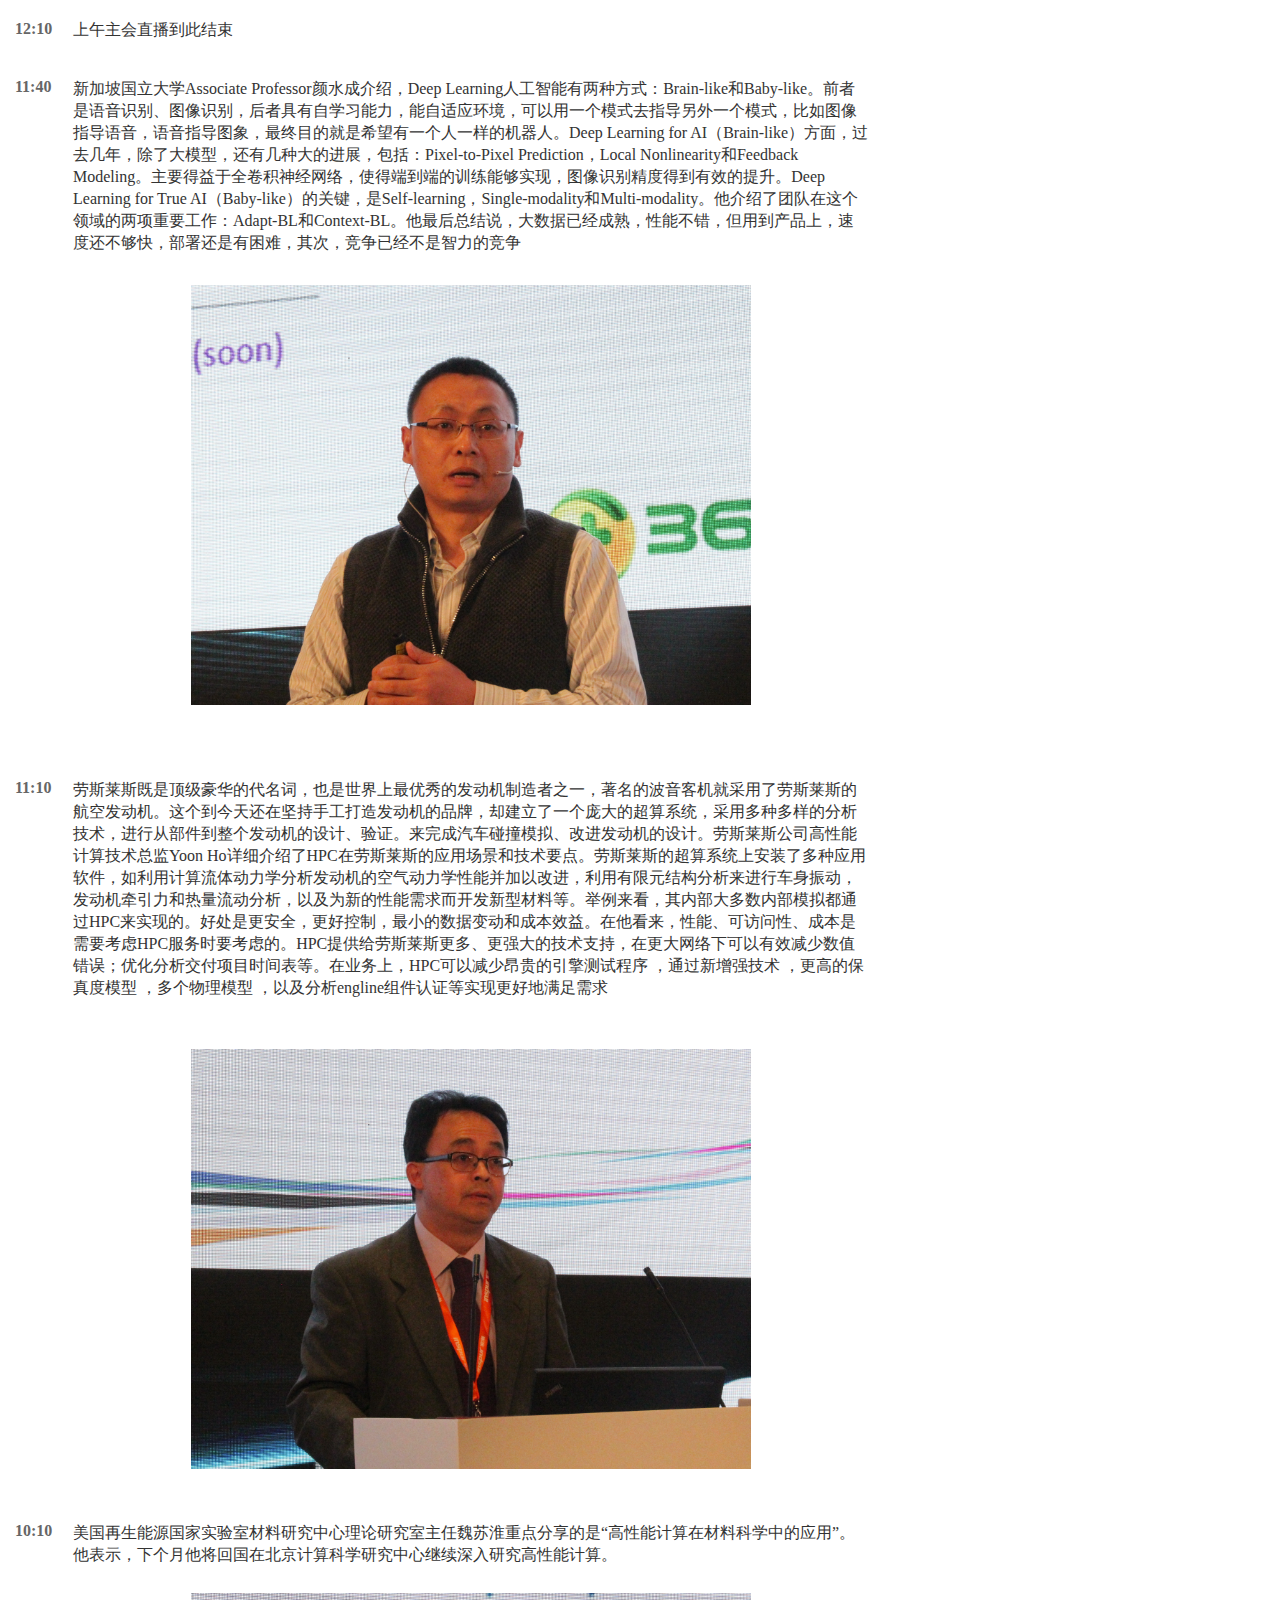
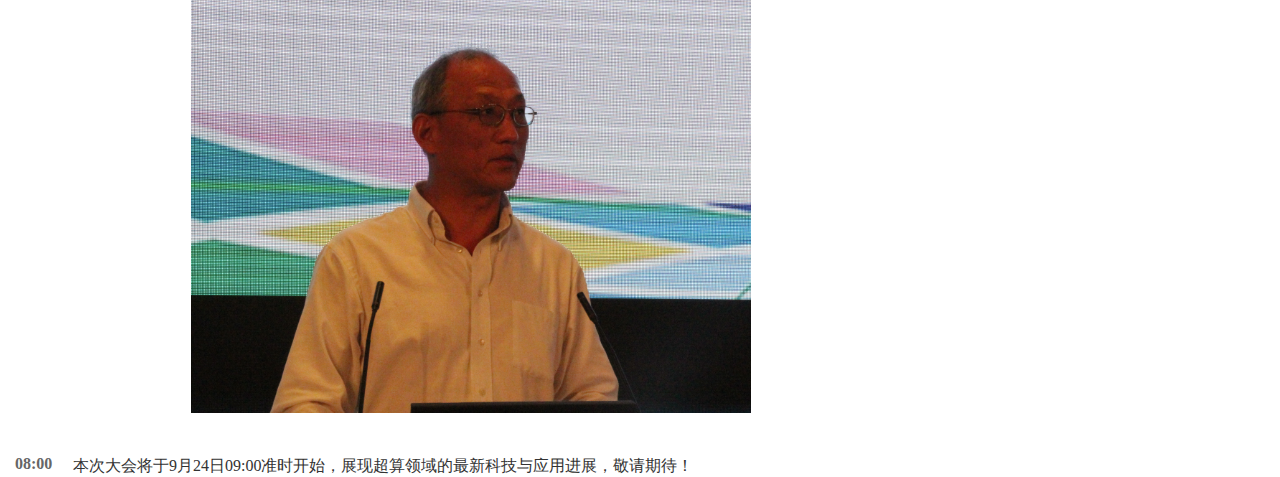
<file: 图文直播内容.html>
﻿<!DOCTYPE html>
<html>
  <head>
    <title>图文直播内容</title>
    <meta http-equiv="X-UA-Compatible" content="IE=edge"/>
    <meta http-equiv="content-type" content="text/html; charset=utf-8"/>
    <meta name="apple-mobile-web-app-capable" content="yes"/>
    <link href="resources/css/jquery-ui-themes.css" type="text/css" rel="stylesheet"/>
    <link href="resources/css/axure_rp_page.css" type="text/css" rel="stylesheet"/>
    <link href="data/styles.css" type="text/css" rel="stylesheet"/>
    <link href="files/图文直播内容/styles.css" type="text/css" rel="stylesheet"/>
    <link href="https://netdna.bootstrapcdn.com/font-awesome/4.5.0/css/font-awesome.css" type="text/css" rel="stylesheet"/>
    <script src="resources/scripts/jquery-1.7.1.min.js"></script>
    <script src="resources/scripts/jquery-ui-1.8.10.custom.min.js"></script>
    <script src="resources/scripts/prototypePre.js"></script>
    <script src="data/document.js"></script>
    <script src="resources/scripts/prototypePost.js"></script>
    <script src="files/图文直播内容/data.js"></script>
    <script type="text/javascript">
      $axure.utils.getTransparentGifPath = function() { return 'resources/images/transparent.gif'; };
      $axure.utils.getOtherPath = function() { return 'resources/Other.html'; };
      $axure.utils.getReloadPath = function() { return 'resources/reload.html'; };
    </script>
  </head>
  <body>
    <div id="base" class="">

      <!-- Unnamed (矩形) -->
      <div id="u348" class="ax_default heading_3">
        <div id="u348_div" class=""></div>
        <!-- Unnamed () -->
        <div id="u349" class="text">
          <p><span>上午主会直播到此结束</span></p>
        </div>
      </div>

      <!-- Unnamed (文本段落) -->
      <div id="u350" class="ax_default paragraph">
        <img id="u350_img" class="img " src="images/图文直播内容/u350.png"/>
        <!-- Unnamed () -->
        <div id="u351" class="text">
          <p><span>12:10</span><span>&nbsp; </span></p>
        </div>
      </div>

      <!-- Unnamed (矩形) -->
      <div id="u352" class="ax_default heading_3">
        <div id="u352_div" class=""></div>
        <!-- Unnamed () -->
        <div id="u353" class="text">
          <p><span>新加坡国立大学Associate Professor颜水成介绍，Deep Learning人工智能有两种方式：Brain-like和Baby-like。前者是语音识别、图像识别，后者具有自学习能力，能自适应环境，可以用一个模式去指导另外一个模式，比如图像指导语音，语音指导图象，最终目的就是希望有一个人一样的机器人。Deep Learning for AI（Brain-like）方面，过去几年，除了大模型，还有几种大的进展，包括：Pixel-to-Pixel Prediction，Local Nonlinearity和Feedback Modeling。主要得益于全卷积神经网络，使得端到端的训练能够实现，图像识别精度得到有效的提升。Deep Learning for True AI（Baby-like）的关键，是Self-learning，Single-modality和Multi-modality。他介绍了团队在这个领域的两项重要工作：Adapt-BL和Context-BL。他最后总结说，大数据已经成熟，性能不错，但用到产品上，速度还不够快，部署还是有困难，其次，竞争已经不是智力的竞争</span></p>
        </div>
      </div>

      <!-- Unnamed (文本段落) -->
      <div id="u354" class="ax_default paragraph">
        <img id="u354_img" class="img " src="images/图文直播内容/u350.png"/>
        <!-- Unnamed () -->
        <div id="u355" class="text">
          <p><span>11:40</span></p>
        </div>
      </div>

      <!-- Unnamed (图片) -->
      <div id="u356" class="ax_default image">
        <img id="u356_img" class="img " src="images/图文直播内容/u356.png"/>
        <!-- Unnamed () -->
        <div id="u357" class="text" style="display:none; visibility: hidden">
          <p><span></span></p>
        </div>
      </div>

      <!-- Unnamed (文本段落) -->
      <div id="u358" class="ax_default paragraph">
        <img id="u358_img" class="img " src="images/图文直播内容/u350.png"/>
        <!-- Unnamed () -->
        <div id="u359" class="text">
          <p><span>11:10</span></p>
        </div>
      </div>

      <!-- Unnamed (矩形) -->
      <div id="u360" class="ax_default heading_3">
        <div id="u360_div" class=""></div>
        <!-- Unnamed () -->
        <div id="u361" class="text">
          <p><span>劳斯莱斯既是顶级豪华的代名词，也是世界上最优秀的发动机制造者之一，著名的波音客机就采用了劳斯莱斯的航空发动机。这个到今天还在坚持手工打造发动机的品牌，却建立了一个庞大的超算系统，采用多种多样的分析技术，进行从部件到整个发动机的设计、验证。来完成汽车碰撞模拟、改进发动机的设计。劳斯莱斯公司高性能计算技术总监Yoon Ho详细介绍了HPC在劳斯莱斯的应用场景和技术要点。劳斯莱斯的超算系统上安装了多种应用软件，如利用计算流体动力学分析发动机的空气动力学性能并加以改进，利用有限元结构分析来进行车身振动，发动机牵引力和热量流动分析，以及为新的性能需求而开发新型材料等。举例来看，其内部大多数内部模拟都通过HPC来实现的。好处是更安全，更好控制，最小的数据变动和成本效益。在他看来，性能、可访问性、成本是需要考虑HPC服务时要考虑的。HPC提供给劳斯莱斯更多、更强大的技术支持，在更大网络下可以有效减少数值错误；优化分析交付项目时间表等。在业务上，HPC可以减少昂贵的引擎测试程序 ，通过新增强技术 ，更高的保真度模型 ，多个物理模型 ，以及分析engline组件认证等实现更好地满足需求</span></p>
        </div>
      </div>

      <!-- Unnamed (图片) -->
      <div id="u362" class="ax_default image">
        <img id="u362_img" class="img " src="images/图文直播内容/u362.png"/>
        <!-- Unnamed () -->
        <div id="u363" class="text" style="display:none; visibility: hidden">
          <p><span></span></p>
        </div>
      </div>

      <!-- Unnamed (文本段落) -->
      <div id="u364" class="ax_default paragraph">
        <img id="u364_img" class="img " src="images/图文直播内容/u350.png"/>
        <!-- Unnamed () -->
        <div id="u365" class="text">
          <p><span>10:10</span></p>
        </div>
      </div>

      <!-- Unnamed (矩形) -->
      <div id="u366" class="ax_default heading_3">
        <div id="u366_div" class=""></div>
        <!-- Unnamed () -->
        <div id="u367" class="text">
          <p><span>美国再生能源国家实验室材料研究中心理论研究室主任魏苏淮重点分享的是“高性能计算在材料科学中的应用”。他表示，下个月他将回国在北京计算科学研究中心继续深入研究高性能计算。</span></p>
        </div>
      </div>

      <!-- Unnamed (图片) -->
      <div id="u368" class="ax_default image">
        <img id="u368_img" class="img " src="images/图文直播内容/u368.png"/>
        <!-- Unnamed () -->
        <div id="u369" class="text" style="display:none; visibility: hidden">
          <p><span></span></p>
        </div>
      </div>

      <!-- Unnamed (文本段落) -->
      <div id="u370" class="ax_default paragraph">
        <img id="u370_img" class="img " src="images/图文直播内容/u350.png"/>
        <!-- Unnamed () -->
        <div id="u371" class="text">
          <p><span>08:00</span></p>
        </div>
      </div>

      <!-- Unnamed (矩形) -->
      <div id="u372" class="ax_default heading_3">
        <div id="u372_div" class=""></div>
        <!-- Unnamed () -->
        <div id="u373" class="text">
          <p><span>本次大会将于9月24日09:00准时开始，展现超算领域的最新科技与应用进展，敬请期待！</span></p>
        </div>
      </div>
    </div>
  </body>
</html>
</file>
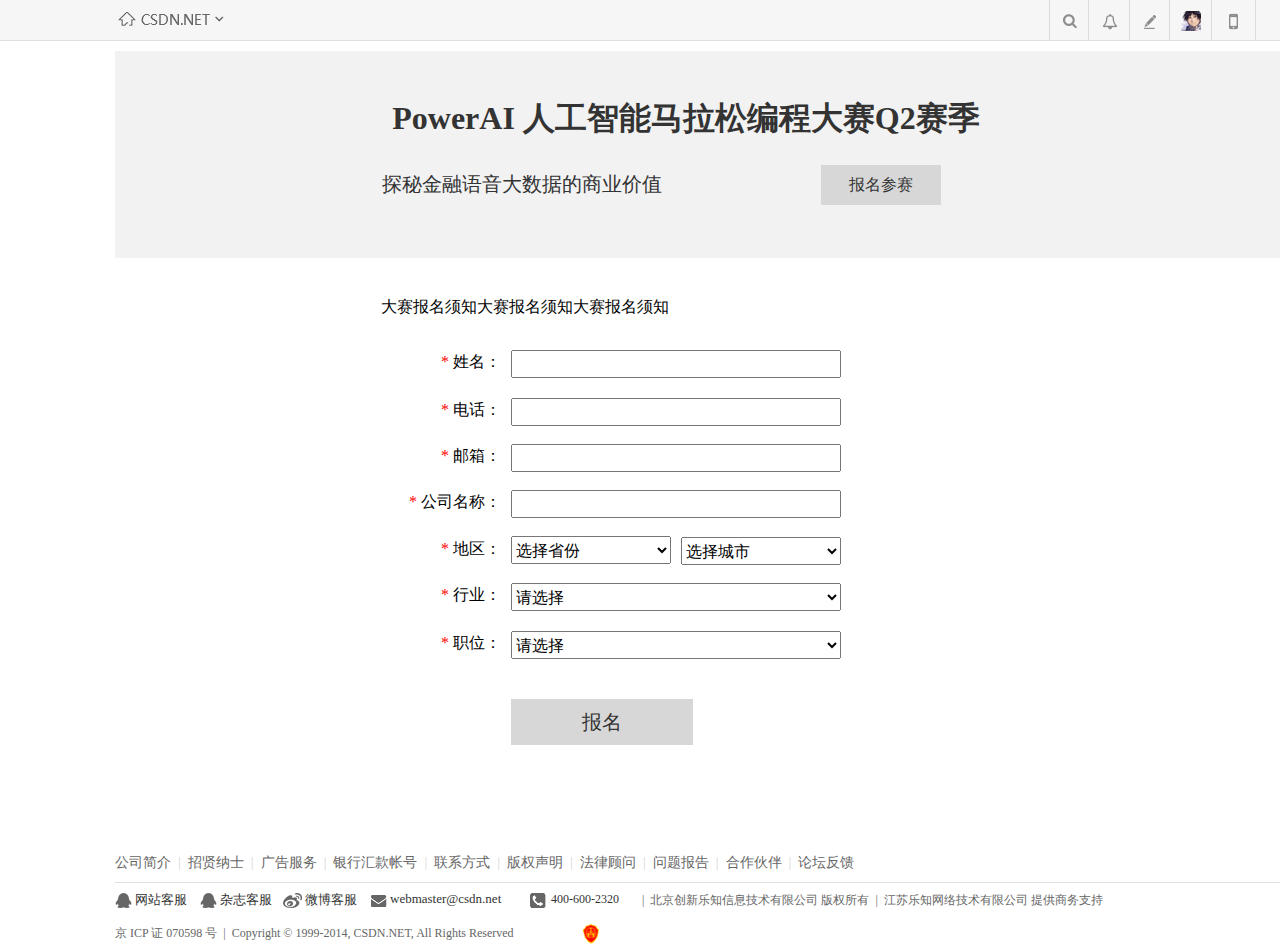
<file: 大赛报名页.html>
﻿<!DOCTYPE html>
<html>
  <head>
    <title>大赛报名页</title>
    <meta http-equiv="X-UA-Compatible" content="IE=edge"/>
    <meta http-equiv="content-type" content="text/html; charset=utf-8"/>
    <meta name="apple-mobile-web-app-capable" content="yes"/>
    <link href="resources/css/jquery-ui-themes.css" type="text/css" rel="stylesheet"/>
    <link href="resources/css/axure_rp_page.css" type="text/css" rel="stylesheet"/>
    <link href="data/styles.css" type="text/css" rel="stylesheet"/>
    <link href="files/大赛报名页/styles.css" type="text/css" rel="stylesheet"/>
    <link href="https://netdna.bootstrapcdn.com/font-awesome/4.5.0/css/font-awesome.css" type="text/css" rel="stylesheet"/>
    <script src="resources/scripts/jquery-1.7.1.min.js"></script>
    <script src="resources/scripts/jquery-ui-1.8.10.custom.min.js"></script>
    <script src="resources/scripts/prototypePre.js"></script>
    <script src="data/document.js"></script>
    <script src="resources/scripts/prototypePost.js"></script>
    <script src="files/大赛报名页/data.js"></script>
    <script type="text/javascript">
      $axure.utils.getTransparentGifPath = function() { return 'resources/images/transparent.gif'; };
      $axure.utils.getOtherPath = function() { return 'resources/Other.html'; };
      $axure.utils.getReloadPath = function() { return 'resources/reload.html'; };
    </script>
  </head>
  <body>
    <div id="base" class="">

      <!-- Unnamed (矩形) -->
      <div id="u250" class="ax_default paragraph">
        <div id="u250_div" class=""></div>
        <!-- Unnamed () -->
        <div id="u251" class="text">
          <p><span>大赛报名须知大赛报名须知大赛报名须知</span></p>
        </div>
      </div>

      <!-- Unnamed (矩形) -->
      <div id="u252" class="ax_default paragraph">
        <div id="u252_div" class=""></div>
        <!-- Unnamed () -->
        <div id="u253" class="text">
          <p><span style="color:#FF0000;">&nbsp;* </span><span style="color:#000000;">姓名：</span></p>
        </div>
      </div>

      <!-- Unnamed (文本框) -->
      <div id="u254" class="ax_default text_field1">
        <input id="u254_input" type="text" value=""/>
      </div>

      <!-- Unnamed (组合) -->
      <div id="u255" class="ax_default" data-width="460" data-height="28">

        <!-- Unnamed (矩形) -->
        <div id="u256" class="ax_default paragraph">
          <div id="u256_div" class=""></div>
          <!-- Unnamed () -->
          <div id="u257" class="text">
            <p><span style="color:#FF0000;">&nbsp;* </span><span style="color:#000000;">公司名称：</span></p>
          </div>
        </div>

        <!-- Unnamed (文本框) -->
        <div id="u258" class="ax_default text_field1">
          <input id="u258_input" type="text" value=""/>
        </div>
      </div>

      <!-- Unnamed (组合) -->
      <div id="u259" class="ax_default" data-width="460" data-height="28">

        <!-- Unnamed (矩形) -->
        <div id="u260" class="ax_default paragraph">
          <div id="u260_div" class=""></div>
          <!-- Unnamed () -->
          <div id="u261" class="text">
            <p><span style="color:#FF0000;">&nbsp;* </span><span style="color:#000000;">职位：</span></p>
          </div>
        </div>

        <!-- Unnamed (下拉列表框) -->
        <div id="u262" class="ax_default droplist">
          <select id="u262_input">
            <option value="请选择">请选择</option>
            <option value="部门经理">部门经理</option>
            <option value="总经理、总监">总经理、总监</option>
            <option value="项目经理">项目经理</option>
            <option value="首席信息官">首席信息官</option>
            <option value="统筹">统筹</option>
            <option value="首席技术官">首席技术官</option>
            <option value="IT 协调人员">IT 协调人员</option>
            <option value="IT 数据/技术构架师">IT 数据/技术构架师</option>
            <option value="IT 数据库、存储专员">IT 数据库、存储专员</option>
            <option value="IT 硬件工程师">IT 硬件工程师</option>
            <option value="IT 网络/通讯工程师">IT 网络/通讯工程师</option>
            <option value="IT 项目经理">IT 项目经理</option>
            <option value="IT 安全工程师">IT 安全工程师</option>
            <option value="IT 软件工程师">IT 软件工程师</option>
            <option value="IT 策略/解决方案工程师">IT 策略/解决方案工程师</option>
            <option value="IT 系统工程师">IT 系统工程师</option>
            <option value="IT 网络工程师">IT 网络工程师</option>
            <option value="其他">其他</option>
          </select>
        </div>
      </div>

      <!-- Unnamed (组合) -->
      <div id="u263" class="ax_default" data-width="290" data-height="28">

        <!-- Unnamed (矩形) -->
        <div id="u264" class="ax_default paragraph">
          <div id="u264_div" class=""></div>
          <!-- Unnamed () -->
          <div id="u265" class="text">
            <p><span style="color:#FF0000;">&nbsp;* </span><span style="color:#000000;">地区：</span></p>
          </div>
        </div>

        <!-- Unnamed (下拉列表框) -->
        <div id="u266" class="ax_default droplist">
          <select id="u266_input">
            <option value="选择省份">选择省份</option>
            <option value="北京">北京</option>
            <option value="天津">天津</option>
            <option value="河北">河北</option>
            <option value="山西">山西</option>
            <option value="内蒙古">内蒙古</option>
            <option value="辽宁">辽宁</option>
            <option value="吉林">吉林</option>
            <option value="黑龙江">黑龙江</option>
            <option value="上海">上海</option>
            <option value="江苏">江苏</option>
            <option value="浙江">浙江</option>
            <option value="安徽">安徽</option>
            <option value="福建">福建</option>
            <option value="江西">江西</option>
            <option value="山东">山东</option>
            <option value="河南">河南</option>
            <option value="湖北">湖北</option>
            <option value="湖南">湖南</option>
            <option value="广东">广东</option>
            <option value="广西">广西</option>
            <option value="海南">海南</option>
            <option value="重庆">重庆</option>
            <option value="四川">四川</option>
            <option value="贵州">贵州</option>
            <option value="云南">云南</option>
            <option value="西藏">西藏</option>
            <option value="陕西">陕西</option>
            <option value="甘肃">甘肃</option>
            <option value="青海">青海</option>
            <option value="宁夏">宁夏</option>
            <option value="新疆">新疆</option>
            <option value="台湾">台湾</option>
            <option value="香港">香港</option>
            <option value="澳门">澳门</option>
          </select>
        </div>
      </div>

      <!-- Unnamed (组合) -->
      <div id="u267" class="ax_default" data-width="460" data-height="28">

        <!-- Unnamed (矩形) -->
        <div id="u268" class="ax_default paragraph">
          <div id="u268_div" class=""></div>
          <!-- Unnamed () -->
          <div id="u269" class="text">
            <p><span style="color:#FF0000;">&nbsp;* </span><span style="color:#000000;">行业：</span></p>
          </div>
        </div>

        <!-- Unnamed (下拉列表框) -->
        <div id="u270" class="ax_default droplist">
          <select id="u270_input">
            <option value="请选择">请选择</option>
            <option value="电子·微电子">电子·微电子</option>
            <option value="通信(设备·运营·增值服务)">通信(设备·运营·增值服务)</option>
            <option value="批发·零售">批发·零售</option>
            <option value="贸易·进出口">贸易·进出口</option>
            <option value="广告·会展·公关">广告·会展·公关</option>
            <option value="专业服务(咨询·财会·法律等)">专业服务(咨询·财会·法律等)</option>
            <option value="房地产开发·建筑与工程">房地产开发·建筑与工程</option>
            <option value="娱乐·运动·休闲">娱乐·运动·休闲</option>
            <option value="快速消费品(食品·饮料·日化·烟酒等)">快速消费品(食品·饮料·日化·烟酒等)</option>
            <option value="家电业">家电业</option>
            <option value="家居·室内设计·装潢">家居·室内设计·装潢</option>
            <option value="旅游·酒店·餐饮服务">旅游·酒店·餐饮服务</option>
            <option value="交通·运输·物流">交通·运输·物流</option>
            <option value="办公设备·用品">办公设备·用品</option>
            <option value="医疗设备·器械">医疗设备·器械</option>
            <option value="汽车·摩托车(制造·维护·配件·销售·服务)">汽车·摩托车(制造·维护·配件·销售·服务)</option>
            <option value="制药·生物工程">制药·生物工程</option>
            <option value="环保">环保</option>
            <option value="印刷·包装·造纸">印刷·包装·造纸</option>
            <option value="中介服务(人才·商标专利)">中介服务(人才·商标专利)</option>
            <option value="教育·培训·科研·院校">教育·培训·科研·院校</option>
            <option value="医疗·保健·美容·卫生服务">医疗·保健·美容·卫生服务</option>
            <option value="互联网·电子商务">互联网·电子商务</option>
            <option value="仪器·仪表·工业自动化·电气">仪器·仪表·工业自动化·电气</option>
            <option value="计算机软件">计算机软件</option>
            <option value="计算机硬件·网络设备">计算机硬件·网络设备</option>
            <option value="IT服务·系统集成">IT服务·系统集成</option>
            <option value="银行">银行</option>
            <option value="保险">保险</option>
            <option value="基金·证券·期货·投资">基金·证券·期货·投资</option>
            <option value="耐用消费品(服饰·纺织·家具）">耐用消费品(服饰·纺织·家具）</option>
            <option value="机械制造·机电·重工">机械制造·机电·重工</option>
            <option value="原材料及加工（金属·木材·橡胶·塑料·玻璃·陶瓷·建材）">原材料及加工（金属·木材·橡胶·塑料·玻璃·陶瓷·建材）</option>
            <option value="政府·非营利机构">政府·非营利机构</option>
            <option value="房地产服务(中介·物业管理·监理、设计院)">房地产服务(中介·物业管理·监理、设计院)</option>
            <option value="媒体·出版·文化传播">媒体·出版·文化传播</option>
            <option value="化工">化工</option>
            <option value="采掘·冶炼">采掘·冶炼</option>
            <option value="国防/军队">国防/军队</option>
            <option value="能源（电力·石油）·水利">能源（电力·石油）·水利</option>
            <option value="移动与手机应用">移动与手机应用</option>
            <option value="软件外包">软件外包</option>
            <option value="网络游戏">网络游戏</option>
            <option value="嵌入式">嵌入式</option>
            <option value="其他">其他</option>
          </select>
        </div>
      </div>

      <!-- Unnamed (组合) -->
      <div id="u271" class="ax_default" data-width="460" data-height="28">

        <!-- Unnamed (矩形) -->
        <div id="u272" class="ax_default paragraph">
          <div id="u272_div" class=""></div>
          <!-- Unnamed () -->
          <div id="u273" class="text">
            <p><span style="color:#FF0000;">&nbsp;* </span><span style="color:#000000;">电话：</span></p>
          </div>
        </div>

        <!-- Unnamed (文本框) -->
        <div id="u274" class="ax_default text_field1">
          <input id="u274_input" type="text" value=""/>
        </div>
      </div>

      <!-- Unnamed (组合) -->
      <div id="u275" class="ax_default" data-width="460" data-height="28">

        <!-- Unnamed (矩形) -->
        <div id="u276" class="ax_default paragraph">
          <div id="u276_div" class=""></div>
          <!-- Unnamed () -->
          <div id="u277" class="text">
            <p><span style="color:#FF0000;">&nbsp;* </span><span style="color:#000000;">邮箱：</span></p>
          </div>
        </div>

        <!-- Unnamed (文本框) -->
        <div id="u278" class="ax_default text_field1">
          <input id="u278_input" type="text" value=""/>
        </div>
      </div>

      <!-- Unnamed (下拉列表框) -->
      <div id="u279" class="ax_default droplist">
        <select id="u279_input">
          <option value="选择城市">选择城市</option>
          <option value="东城">东城</option>
          <option value="西城">西城</option>
          <option value="崇文">崇文</option>
          <option value="宣武">宣武</option>
          <option value="朝阳">朝阳</option>
          <option value="丰台">丰台</option>
          <option value="石景山">石景山</option>
          <option value="海淀">海淀</option>
          <option value="门头沟">门头沟</option>
          <option value="房山">房山</option>
          <option value="通州">通州</option>
          <option value="顺义">顺义</option>
          <option value="昌平">昌平</option>
          <option value="大兴">大兴</option>
          <option value="怀柔">怀柔</option>
          <option value="平谷">平谷</option>
          <option value="密云">密云</option>
          <option value="延庆">延庆</option>
        </select>
      </div>

      <!-- Unnamed (矩形) -->
      <div id="u280" class="ax_default box_3">
        <div id="u280_div" class=""></div>
        <!-- Unnamed () -->
        <div id="u281" class="text">
          <p><span>报名</span></p>
        </div>
      </div>

      <!-- Unnamed (header-new) -->

      <!-- Unnamed (矩形) -->
      <div id="u283" class="ax_default shape">
        <div id="u283_div" class=""></div>
        <!-- Unnamed () -->
        <div id="u284" class="text" style="display:none; visibility: hidden">
          <p><span></span></p>
        </div>
      </div>

      <!-- Unnamed (图片) -->
      <div id="u285" class="ax_default image">
        <img id="u285_img" class="img " src="images/ibm_power__/u5.png"/>
        <!-- Unnamed () -->
        <div id="u286" class="text" style="display:none; visibility: hidden">
          <p><span></span></p>
        </div>
      </div>

      <!-- Unnamed (图片) -->
      <div id="u287" class="ax_default image">
        <img id="u287_img" class="img " src="images/ibm_power__/u7.png"/>
        <!-- Unnamed () -->
        <div id="u288" class="text" style="display:none; visibility: hidden">
          <p><span></span></p>
        </div>
      </div>

      <!-- Unnamed (水平线) -->
      <div id="u289" class="ax_default horizontal_line">
        <img id="u289_img" class="img " src="images/ibm_power__/u9.png"/>
        <!-- Unnamed () -->
        <div id="u290" class="text" style="display:none; visibility: hidden">
          <p><span></span></p>
        </div>
      </div>

      <!-- Unnamed (图片) -->
      <div id="u291" class="ax_default image">
        <img id="u291_img" class="img " src="images/ibm_power__/u11.png"/>
        <!-- Unnamed () -->
        <div id="u292" class="text" style="display:none; visibility: hidden">
          <p><span></span></p>
        </div>
      </div>

      <!-- Unnamed (矩形) -->
      <div id="u293" class="ax_default box_2">
        <div id="u293_div" class=""></div>
        <!-- Unnamed () -->
        <div id="u294" class="text" style="display:none; visibility: hidden">
          <p><span></span></p>
        </div>
      </div>

      <!-- Unnamed (footer) -->

      <!-- Unnamed (组合) -->
      <div id="u296" class="ax_default" data-width="1170" data-height="90">

        <!-- Unnamed (组合) -->
        <div id="u297" class="ax_default" data-width="243" data-height="19">

          <!-- Unnamed (组合) -->
          <div id="u298" class="ax_default" data-width="223" data-height="19">

            <!-- Unnamed (组合) -->
            <div id="u299" class="ax_default" data-width="223" data-height="19">

              <!-- Unnamed (矩形) -->
              <div id="u300" class="ax_default paragraph">
                <div id="u300_div" class=""></div>
                <!-- Unnamed () -->
                <div id="u301" class="text">
                  <p><span>杂志客服</span></p>
                </div>
              </div>

              <!-- Unnamed (矩形) -->
              <div id="u302" class="ax_default paragraph">
                <div id="u302_div" class=""></div>
                <!-- Unnamed () -->
                <div id="u303" class="text">
                  <p><span>网站客服</span></p>
                </div>
              </div>

              <!-- Unnamed (图片) -->
              <div id="u304" class="ax_default image">
                <img id="u304_img" class="img " src="images/ibm_power__/u198.png"/>
                <!-- Unnamed () -->
                <div id="u305" class="text" style="display:none; visibility: hidden">
                  <p><span></span></p>
                </div>
              </div>

              <!-- Unnamed (矩形) -->
              <div id="u306" class="ax_default paragraph">
                <div id="u306_div" class=""></div>
                <!-- Unnamed () -->
                <div id="u307" class="text">
                  <p><span>微博客服</span></p>
                </div>
              </div>

              <!-- weibo-on (图片) -->
              <div id="u308" class="ax_default image ax_default_hidden" data-label="weibo-on" style="display:none; visibility: hidden">
                <img id="u308_img" class="img " src="images/ibm_power__/weibo-on_u202.png"/>
                <!-- Unnamed () -->
                <div id="u309" class="text" style="display:none; visibility: hidden">
                  <p><span></span></p>
                </div>
              </div>

              <!-- Unnamed (图片) -->
              <div id="u310" class="ax_default image">
                <img id="u310_img" class="img " src="images/ibm_power__/u204.png"/>
                <!-- Unnamed () -->
                <div id="u311" class="text" style="display:none; visibility: hidden">
                  <p><span></span></p>
                </div>
              </div>

              <!-- qq2-on (图片) -->
              <div id="u312" class="ax_default image ax_default_hidden" data-label="qq2-on" style="display:none; visibility: hidden">
                <img id="u312_img" class="img " src="images/ibm_power__/qq2-on_u206.png"/>
                <!-- Unnamed () -->
                <div id="u313" class="text" style="display:none; visibility: hidden">
                  <p><span></span></p>
                </div>
              </div>
            </div>

            <!-- qq1-on (图片) -->
            <div id="u314" class="ax_default image ax_default_hidden" data-label="qq1-on" style="display:none; visibility: hidden">
              <img id="u314_img" class="img " src="images/ibm_power__/qq2-on_u206.png"/>
              <!-- Unnamed () -->
              <div id="u315" class="text" style="display:none; visibility: hidden">
                <p><span></span></p>
              </div>
            </div>
          </div>

          <!-- Unnamed (图片) -->
          <div id="u316" class="ax_default image">
            <img id="u316_img" class="img " src="images/ibm_power__/u204.png"/>
            <!-- Unnamed () -->
            <div id="u317" class="text" style="display:none; visibility: hidden">
              <p><span></span></p>
            </div>
          </div>
        </div>

        <!-- Unnamed (矩形) -->
        <div id="u318" class="ax_default paragraph">
          <div id="u318_div" class=""></div>
          <!-- Unnamed () -->
          <div id="u319" class="text">
            <p><span style="color:#666666;">公司简介&nbsp; </span><span style="color:#D7D7D7;">|</span><span style="color:#666666;">&nbsp; 招贤纳士&nbsp; </span><span style="color:#D7D7D7;">|</span><span style="color:#666666;">&nbsp; 广告服务&nbsp; </span><span style="color:#D7D7D7;">|</span><span style="color:#666666;">&nbsp; 银行汇款帐号&nbsp; </span><span style="color:#D7D7D7;">|</span><span style="color:#666666;">&nbsp; 联系方式&nbsp; </span><span style="color:#D7D7D7;">|</span><span style="color:#666666;">&nbsp; 版权声明&nbsp; </span><span style="color:#D7D7D7;">|</span><span style="color:#666666;">&nbsp; 法律顾问&nbsp; </span><span style="color:#D7D7D7;">|</span><span style="color:#666666;">&nbsp; 问题报告&nbsp; </span><span style="color:#D7D7D7;">|</span><span style="color:#666666;">&nbsp; 合作伙伴&nbsp; </span><span style="color:#D7D7D7;">|</span><span style="color:#666666;">&nbsp; 论坛反馈</span></p>
          </div>
        </div>

        <!-- Unnamed (组合) -->
        <div id="u320" class="ax_default" data-width="261" data-height="19">

          <!-- Unnamed (图片) -->
          <div id="u321" class="ax_default image">
            <img id="u321_img" class="img " src="images/ibm_power__/u215.png"/>
            <!-- Unnamed () -->
            <div id="u322" class="text" style="display:none; visibility: hidden">
              <p><span></span></p>
            </div>
          </div>

          <!-- Unnamed (矩形) -->
          <div id="u323" class="ax_default paragraph">
            <div id="u323_div" class=""></div>
            <!-- Unnamed () -->
            <div id="u324" class="text">
              <p><span>webmaster@csdn.net</span></p>
            </div>
          </div>

          <!-- Unnamed (图片) -->
          <div id="u325" class="ax_default image">
            <img id="u325_img" class="img " src="images/ibm_power__/u219.png"/>
            <!-- Unnamed () -->
            <div id="u326" class="text" style="display:none; visibility: hidden">
              <p><span></span></p>
            </div>
          </div>

          <!-- Unnamed (矩形) -->
          <div id="u327" class="ax_default paragraph">
            <div id="u327_div" class=""></div>
            <!-- Unnamed () -->
            <div id="u328" class="text">
              <p><span>400-600-2320</span></p>
            </div>
          </div>

          <!-- mail-on (图片) -->
          <div id="u329" class="ax_default image ax_default_hidden" data-label="mail-on" style="display:none; visibility: hidden">
            <img id="u329_img" class="img " src="images/ibm_power__/mail-on_u223.png"/>
            <!-- Unnamed () -->
            <div id="u330" class="text" style="display:none; visibility: hidden">
              <p><span></span></p>
            </div>
          </div>

          <!-- phone-on (图片) -->
          <div id="u331" class="ax_default image ax_default_hidden" data-label="phone-on" style="display:none; visibility: hidden">
            <img id="u331_img" class="img " src="images/ibm_power__/phone-on_u225.png"/>
            <!-- Unnamed () -->
            <div id="u332" class="text" style="display:none; visibility: hidden">
              <p><span></span></p>
            </div>
          </div>
        </div>

        <!-- Unnamed (矩形) -->
        <div id="u333" class="ax_default paragraph">
          <div id="u333_div" class=""></div>
          <!-- Unnamed () -->
          <div id="u334" class="text">
            <p><span style="color:#6B6B6B;">|</span><span style="color:#666666;">&nbsp; 北京创新乐知信息技术有限公司 版权所有&nbsp; </span><span style="color:#6B6B6B;">|</span><span style="color:#666666;">&nbsp; 江苏乐知网络技术有限公司 提供商务支持</span></p>
          </div>
        </div>

        <!-- Unnamed (组合) -->
        <div id="u335" class="ax_default" data-width="484" data-height="20">

          <!-- Unnamed (矩形) -->
          <div id="u336" class="ax_default paragraph">
            <div id="u336_div" class=""></div>
            <!-- Unnamed () -->
            <div id="u337" class="text">
              <p><span style="color:#666666;">京 ICP 证 070598 号&nbsp; </span><span style="color:#6B6B6B;">|</span><span style="color:#666666;">&nbsp; Copyright © 1999-2014, CSDN.NET, All Rights Reserved</span></p>
            </div>
          </div>

          <!-- Unnamed (图片) -->
          <div id="u338" class="ax_default image">
            <img id="u338_img" class="img " src="images/ibm_power__/u232.png"/>
            <!-- Unnamed () -->
            <div id="u339" class="text" style="display:none; visibility: hidden">
              <p><span></span></p>
            </div>
          </div>
        </div>

        <!-- Unnamed (水平线) -->
        <div id="u340" class="ax_default horizontal_line">
          <img id="u340_img" class="img " src="images/ibm_power__/u234.png"/>
          <!-- Unnamed () -->
          <div id="u341" class="text" style="display:none; visibility: hidden">
            <p><span></span></p>
          </div>
        </div>
      </div>

      <!-- Unnamed (矩形) -->
      <div id="u342" class="ax_default heading_1">
        <div id="u342_div" class=""></div>
        <!-- Unnamed () -->
        <div id="u343" class="text">
          <p><span>PowerAI 人工智能马拉松编程大赛Q2赛季 </span></p>
        </div>
      </div>

      <!-- Unnamed (文本段落) -->
      <div id="u344" class="ax_default paragraph">
        <img id="u344_img" class="img " src="images/ibm_power__/u242.png"/>
        <!-- Unnamed () -->
        <div id="u345" class="text">
          <p><span>探秘金融语音大数据的商业价值</span></p>
        </div>
      </div>

      <!-- Unnamed (矩形) -->
      <div id="u346" class="ax_default box_3">
        <div id="u346_div" class=""></div>
        <!-- Unnamed () -->
        <div id="u347" class="text">
          <p><span>报名参赛</span></p>
        </div>
      </div>
    </div>
  </body>
</html>
</file>
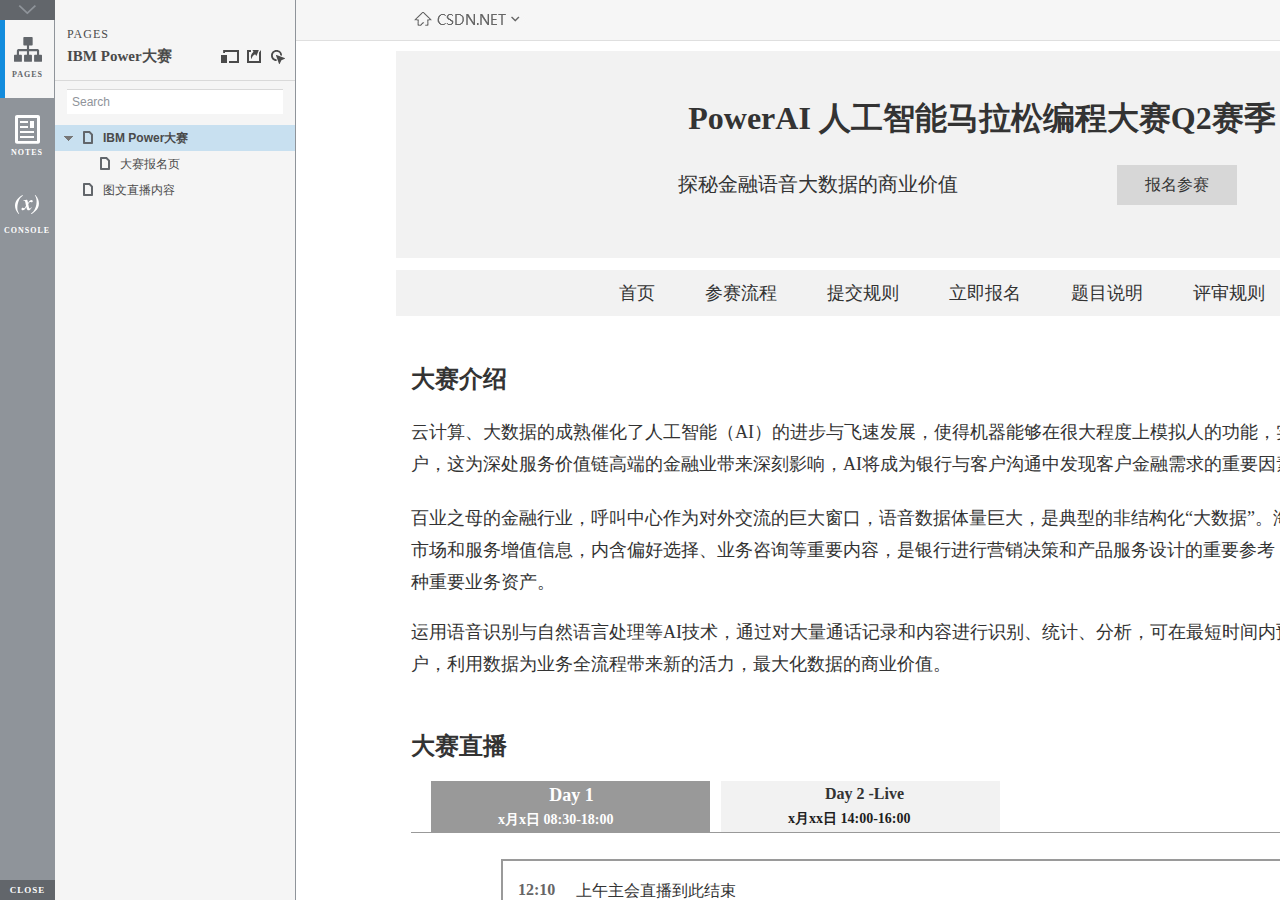
<file: resources/reload.html>
﻿<html>
	<head>
		<title></title>
	</head>
	<body>
	
	<script language="javascript">
	function getUrl() {
      var query = window.location.hash.substring(1);
      var vars = query.split("&&&");
      for (var i=0;i<vars.length;i++) {
        var url = vars[i];
        return decodeURI(url).replace("html%23","html#");
      } 
    }

    var rel = '../';
    var url = getUrl();
    if (url.indexOf(":") > 0 && url.indexOf(":") < 10) rel = '';
	self.location.href = rel + url;
	</script>
	
	</body>
</html>
</file>
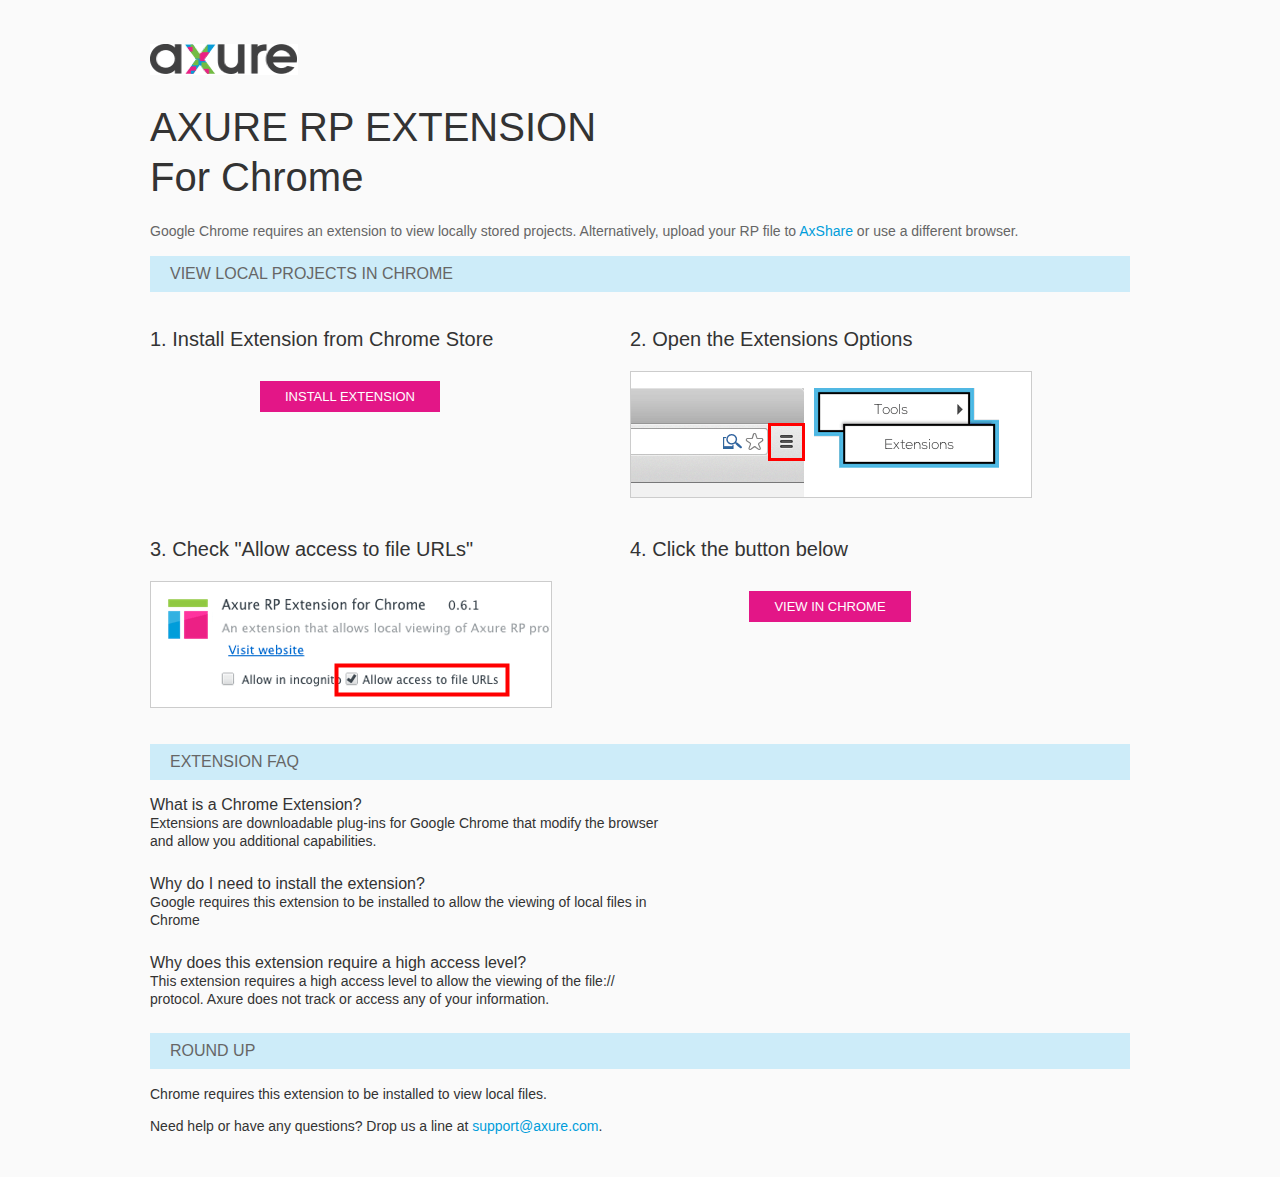
<file: resources/chrome/chrome.html>
<html>
<head>
    <title>Install the Axure RP Chrome Extension</title>
    <style type="text/css">
        *
        {
            font-family: Helvetica, Arial, sans-serif;
        }
        body
        {
            text-align: center;
            background-color: #fafafa;
        }
        p
        {
            font-size: 14px;
            line-height: 18px;
            color: #333333;
        }
        div.container
        {
            width: 980px;
            margin-left: auto;
            margin-right: auto;
            text-align: left;
        }
        a
        {
            text-decoration: none;
            color: #009dda;
        }
        .button
        {
            background: #E31687;
            font: normal 16px Arial, sans-serif;
            color: #FFFFFF;
            padding: 8px 25px 8px 25px;
            border: 0;
            display: inline-block;
            margin-top: 10px;
            text-transform: uppercase;
            font-size: 13px;
        }
        a:hover.button
        {
            opacity: .8;
        }
        div.left
        {
            width: 400px;
            float: left;
            margin-right: 80px;
        }
        div.right
        {
            width: 400px;
            float: left;
        }
        div.buttonContainer
        {
            text-align: center;
        }
        h1
        {
            font-size: 40px;
            color: #333333;
            line-height: 50px;
            margin-bottom: 20px;
            font-weight: normal;
        }
        h2
        {
            font-size: 38px;
            font-weight: normal;
            color: #08639C;
            text-align: center;
        }
        h3
        {
            font-size: 20px;
            color: #333333;
            font-weight: normal;
        }
        .heading
        {
            background-color: #cdecf9;
            height: 36px;
            line-height: 36px;
            padding-left: 20px;
            font-size: 16px;
            color: #666666;
        }
        span.faq
        {
            font-size: 16px;
            font-weight: normal;
            color: #333333;
            display: block;
        }
    </style>
</head>
<body>
    <div class="container">
        <br />
        <br />
        <img src="axure_logo.gif" alt="axure" />
        <br />
        <h1>
            AXURE RP EXTENSION<br />
            For Chrome</h1>
        <p style="font-size: 14px; color: #666666; margin-top: 10px;">
            Google Chrome requires an extension to view locally stored projects. Alternatively,
            upload your RP file to <a href="https://share.axure.com">AxShare</a> or use a different
            browser.</p>
        <h3 class="heading">
            VIEW LOCAL PROJECTS IN CHROME</h3>
        <div class="left">
            <h3>
                1. Install Extension from Chrome Store</h3>
            <div class="buttonContainer">
                <a class="button" href="https://chrome.google.com/webstore/detail/dogkpdfcklifaemcdfbildhcofnopogp"
                    target="_blank">Install Extension</a>
            </div>
        </div>
        <div class="right">
            <h3>
                2. Open the Extensions Options</h3>
            <img src="extensions_menu.gif" alt="extensions" />
        </div>
        <div style="clear: both; height: 20px;">
            &nbsp;</div>
        <div class="left">
            <h3>
                3. Check "Allow access to file URLs"</h3>
            <img src="allow_access.gif" alt="allow access" />
        </div>
        <div class="right">
            <h3>
                4. Click the button below</h3>
            <div class="buttonContainer">
                <a class="button" href="../../start.html">View in Chrome</a>
            </div>
        </div>
        <div style="clear: both; height: 20px;">
        </div>
        <h3 class="heading">
            EXTENSION FAQ</h3>
        <p>
            <span class="faq">What is a Chrome Extension?</span> Extensions are downloadable
            plug-ins for Google Chrome that modify the browser<br />
            and allow you additional capabilities.
        </p>
        <p style="margin-top: 25px;">
            <span class="faq">Why do I need to install the extension?</span> Google requires
            this extension to be installed to allow the viewing of local files in<br />
            Chrome
        </p>
        <p style="margin-top: 25px; margin-bottom: 25px;">
            <span class="faq">Why does this extension require a high access level?</span> This
            extension requires a high access level to allow the viewing of the file://<br />
            protocol. Axure does not track or access any of your information.
        </p>
        <h3 class="heading">
            ROUND UP</h3>
        <p>
            Chrome requires this extension to be installed to view local files.</p>
        <p>
            Need help or have any questions? Drop us a line at <a href="mailto:support@axure.com">
                support@axure.com</a>.
        </p>
        <div style="clear: both; height: 20px;">
        </div>
    </div>
</body>
</html>
</file>
<file: resources/css/default.css>
﻿body {
  font-family : Arial, Helvetica, Sans-Serif;
  background-color: #8f949a;
  overflow:hidden;
}
a {
  cursor: pointer;
}

input[type="radio"], input[type="checkbox"] {
    margin: 0px 9px 0px 0px;
    vertical-align: bottom;
}

input {
    -webkit-box-sizing: border-box;
    -moz-box-sizing: border-box;
    box-sizing: border-box;
}

#maximizePanelContainer {
  font-size: 4px;
  position:absolute;
  left: 0px;
  top: 0px;
  width: 55px;
  height: 20px;
  overflow: visible;
  z-index: 1000;
}
#maximizePanelOver {
    position: absolute;
    left: 0px;
    top: 0px;
    width: 55px;
    height: 20px;
}
.maximizePanel {
    position: absolute;
    left: 0px;
    top: 0px;
    width: 55px;
    height: 20px;
    background: #a2a2a2 url('../images/expand.png') no-repeat center center;
    background: url('../images/expand.svg') no-repeat center center, linear-gradient(rgba(200,200,200,.5),rgba(200,200,200,.5));
    cursor: pointer;
}

#interfaceControlFrameMinimizeContainer {
  position:absolute;
    top: 0px;
    left: 0px;
  font-size: 2px; /*for IE*/
  text-align: right;
  z-index: 100;
    height: 20px;
    width: 55px;
    background-color: #62666b;
}
#interfaceControlFrameMinimizeContainer a {
    display: inline-block;
    width: 55px;
    height: 20px;
    font-size: 2px;
    background: url('../images/close.png') no-repeat center center;
    background: url('../images/close.svg') no-repeat center center, linear-gradient(transparent,transparent);
    text-decoration: none;
}

.hashover #interfaceControlFrameMinimizeContainer a:hover {
    background: url('../images/close_hover.png') no-repeat center center;
    background: url('../images/close_hover.svg') no-repeat center center, linear-gradient(transparent,transparent);
}

#interfaceControlFrame {
    margin: 0px 0px 0px 55px;
}

#interfaceControlFrameCloseContainer {
    /*display: none;*/
    position:absolute;
    bottom: 0px;
    left: 0px;
    font-size: 9px;
    font-family: 'Trebuchet MS';
    font-weight: bold;
    letter-spacing: 1px;
    z-index: 100;
    width: 55px;
    background-color: #62666b;
    text-align: center;  
}
#interfaceControlFrameCloseContainer a {
    display: inline-block;
    width: 55px;
    color: #ffffff;
    padding: 5px 0px;
}

#interfaceControlFrameHeader li a {
    display: block;
    width: 54px;
    height: 78px;
    text-align: center;
    padding-top: 50px;
    outline: none;
    margin-right: 1px;
    text-decoration: none;
    color: #ffffff;
    white-space: nowrap;
    background-color: transparent;
    background-repeat: no-repeat;
    background-position: 50% 17px;
    box-sizing: border-box;
    -moz-box-sizing: border-box;
    -webkit-box-sizing: border-box;
    border-left: 4px solid transparent;
    border-right: 4px solid transparent;
}

.hashover #interfaceControlFrameHeader li a:hover {
    background-color: transparent;
    background-repeat: no-repeat;
    background-position: 50% 17px;
    color: #c2c2c2;
}

#interfaceControlFrameHeader li a.selected, #interfaceControlFrameHeader li a.selected:hover {
    background-color: #f5f5f5;
    background-repeat: no-repeat;
    background-position: 50% 17px;
    color: #62666b;
    border-left: 5px solid #138CDD;
}

#interfaceControlFrameHeaderContainer {
    float: left;
    overflow: visible;
    width: 55px;
    margin-left: -55px;
    margin-top: 20px;
}

#interfaceControlFrameHeader {
    position: relative;
    list-style: none;
    font-size: 8px;
    z-index: 50;
    font-family: 'Trebuchet MS';
    font-weight: bold;
    letter-spacing: 1px;
}

#interfaceControlFrameContainer {
    float: right;
    background-color: #f5f5f5;
    overflow: hidden;
    width: 100%;
}

#interfaceControlFrameLogoContainer {
  background-color: White;
  padding: 20px 10px 10px 10px;
  overflow: hidden;
}

#interfaceControlFrameLogoImageContainer {
  text-align: center;
}

#interfaceControlFrameLogoCaptionContainer {
  text-align: center;
  margin: 5px 10px 0px 10px;
  font-size: 12px;
  color: #4a4a4a;
}

#logoImage {
    width: 100%;
}

.emptyStateContainer {
    text-align: center;
    padding: 0px 10px;
    margin-top: 32px
}

.emptyStateTitle {
    margin: 0px 0px 9px 0px;
    font-weight: bold;
}

.emptyStateContent {
    line-height: 16px;
}

.dottedDivider {
    height: 2px;
    margin: 15px 0px 15px 0px;
    background: url('../images/divider.png') no-repeat center center;
    background: url('../images/divider.svg') no-repeat center center, linear-gradient(transparent,transparent);
}

.nondottedDivider {
    height: 2px;
    margin: 9px 0px 9px 0px;
}
</file>
<file: plugins/sitemap/styles/sitemap.css>
﻿
#sitemapHost {
    font-size: 12px;
    color:#4a4a4a;
    height: 100%;
}

#sitemapHostBtn a {
    background: url('images/sitemap_on.png');
    background: url('images/sitemap_on.svg'),linear-gradient(transparent, transparent);
}

.hashover #sitemapHostBtn a:hover {
    background: url('images/sitemap_hover.png');
    background: url('images/sitemap_hover.svg'),linear-gradient(transparent, transparent);
}

#sitemapHostBtn a.selected, #sitemapHostBtn a.selected:hover {
    background: url('images/sitemap_off.png');
    background: url('images/sitemap_off.svg'),linear-gradient(transparent, transparent);
}

#sitemapHost .pageButtonHeader {
    top: -27px;
}

#sitemapTreeContainer {
    overflow: auto;
    width: 100%;
    height: 100%;
    -webkit-overflow-scrolling: touch;
}

.sitemapTree {
    margin: 0px 0px 10px 0px;
    overflow:visible;
}

.sitemapTree ul {
    list-style-type: none;
    margin: 0px 0px 0px 0px;
    padding-left: 0px;
}

.sitemapPlusMinusLink 
{
}

.sitemapMinus 
{
	vertical-align:middle;
    background: url('images/minus.gif');
    background-repeat: no-repeat;
	margin-right: 3px;	
	margin-bottom: 1px;
    height:9px;
    width:9px;
    display:inline-block;
}

.sitemapPlus 
{
	vertical-align:middle;
    background: url('images/plus.gif');
    background-repeat: no-repeat;
	margin-right: 3px;	
	margin-bottom: 1px;
	height:9px;
    width:9px;
    display:inline-block;
}

.sitemapPageLink 
{
    margin-left: 0px;
}

.sitemapPageIcon 
{
	margin: 0px 0px -3px 4px;
    width: 16px;
    height: 16px;
    display: inline-block;
    background: url('images/page.png') no-repeat center center;
    background: url('images/page.svg') no-repeat center center, linear-gradient(transparent,transparent);
}

.sitemapFlowIcon
{
    background: url('images/flow.png') no-repeat center center;
    background: url('images/flow.svg') no-repeat center center, linear-gradient(transparent,transparent);
}

.sitemapFolderIcon
{
    background: url('images/folder_closed.png') no-repeat center center;
    background: url('images/folder_closed.svg') no-repeat center center, linear-gradient(transparent,transparent);
}

.sitemapFolderOpenIcon
{
    background: url('images/folder_open.png') no-repeat center center;
    background: url('images/folder_open.svg') no-repeat center center, linear-gradient(transparent,transparent);
}

.sitemapPageName 
{
    margin-left: 7px;
}

.sitemapNode 
{
    /*margin:4px 0px 4px 0px;*/
    white-space:nowrap;
}

.sitemapPageLinkContainer {
    /*display: inline-block;*/
    margin-left: 0px;
    padding: 4px 0px 4px 0px;
}
/*
.sitemapNode div
{
	padding-top: 1px; 
	padding-bottom: 3px;
    padding-left: 20px;
	height: 14px;
}
*/

.sitemapExpandableNode 
{
	margin-left: 0px;
}

.sitemapHighlight 
{
    /*display: inline-block;*/
	background-color : #C8E0F0;
    font-weight: bold;
}

.sitemapGreyedName
{
	color: #AAA;
}


.pluginNameHeader
{
    font-family: 'Trebuchet MS';
	font-size: 12px;
    letter-spacing: 1px;
	/*font-weight: bold;*/
	white-space: nowrap;
    margin-bottom: 5px;
}

.pageNameHeader
{
    font-family: 'Trebuchet MS';
    /*display: inline-block;*/
    /*float: left;*/
	font-size: 15px;
	font-weight: bold;
	/*height: 23px;*/
    padding-right: 77px;
	white-space: nowrap;
    overflow: hidden;
    text-overflow: ellipsis;
}

.pageButtonHeader
{
    float: right;
    position: relative;
    /*width: 72px;*/
	height: 24px;
    top: -22px;
    margin-bottom: -24px;
}

.sitemapHeader
{
    padding-top: 27px;
    border-bottom: 1px solid #d9d9d9;
    min-width: 110px;
}

.sitemapToolbar {
    margin: 0px 5px 14px 12px;
}

.sitemapToolbarButton
{
    float: left;
    width: 22px;
    height: 22px;
    border: 1px solid transparent;
}

#linksButton {
    background: url('images/share.png') no-repeat center center;
    background: url('images/share.svg') no-repeat center center, linear-gradient(transparent,transparent);
}

#linksButton:hover {
    background: url('images/share_hover.png') no-repeat center center;
    background: url('images/share_hover.svg') no-repeat center center, linear-gradient(transparent,transparent);
}

#linksButton.sitemapToolbarButtonSelected, .hashover #linksButton.sitemapToolbarButtonSelected:hover {
    background: url('images/share_on.png') no-repeat center center;
    background: url('images/share_on.svg') no-repeat center center, linear-gradient(transparent,transparent);
}

#adaptiveButton {
    background: url('images/views.png') no-repeat center center;
    background: url('images/views.svg') no-repeat center center, linear-gradient(transparent,transparent);
}

#adaptiveButton:hover {
    background: url('images/views_hover.png') no-repeat center center;
    background: url('images/views_hover.svg') no-repeat center center, linear-gradient(transparent,transparent);
}

#adaptiveButton.sitemapToolbarButtonSelected, #adaptiveButton.sitemapToolbarButtonSelected:hover {
    background: url('images/views_on.png') no-repeat center center;
    background: url('images/views_on.svg') no-repeat center center, linear-gradient(transparent,transparent);
}

#highlightInteractiveButton {
    background: url('images/hotspots.png') no-repeat center center;
    background: url('images/hotspots.svg') no-repeat center center, linear-gradient(transparent,transparent);
    margin-top: 1px;
}

#highlightInteractiveButton:hover {
    background: url('images/hotspots_hover.png') no-repeat center center;
    background: url('images/hotspots_hover.svg') no-repeat center center, linear-gradient(transparent,transparent);
}

#highlightInteractiveButton.sitemapToolbarButtonSelected, #highlightInteractiveButton.sitemapToolbarButtonSelected:hover {
    background: url('images/hotspots_on.png') no-repeat center center;
    background: url('images/hotspots_on.svg') no-repeat center center, linear-gradient(transparent,transparent);
}

/*#variablesButton {
    background: url('images/229_variables_16.png') no-repeat center center;
}*/

#searchButton {
    background: url('images/232_search_16.png') no-repeat center center;
}

.sitemapLinkContainer
{
	margin-top: 8px;
	padding-right: 5px;
	/*font-size: 12px;*/
}

.sitemapLinkField 
{
	width: 100%;
	font-size: 12px;
	margin-top: 3px;
    padding: 5px;
}

.sitemapRadioSelected {
    font-weight: bold;
}

.sitemapOptionContainer
{
	margin-top: 8px;
	padding-right: 5px;
	/*font-size: 12px;*/
}

#sitemapOptionsDiv
{
	margin-top: 10px;
	/*margin-left: 16px;*/
}

#viewSelectDiv
{
    padding: 2px 0px 0px 0px;
	/*margin-left: 5px;*/
}

#viewSelect
{
	width: 70%;
}

.sitemapUrlOption
{
	padding-bottom: 8px;
}

.optionLabel
{
	font-size: 12px;
}

.sitemapPopupContainer
{
    display: none;
    position: absolute;
	background-color: #F4F4F4;
	border: 1px solid #B9B9B9;
	padding: 5px 5px 5px 5px;
	margin: 5px 0px 0px 5px;
    z-index: 1;
}

#sitemapLinksContainer {
    border-top: 1px solid #d9d9d9;
    padding: 10px;
    margin-left: 0px;
    /*line-height: 18px;*/
}

#adaptiveViewsContainer {
    border-top: 1px solid #d9d9d9;
    padding: 10px;
    margin-left: 0px;
    line-height: 18px;
}

.adaptiveViewOption
{
	padding: 2px;
}

.adaptiveViewOption:hover
{ 
	background-color: rgb(204,235,248);
	cursor: pointer;
}

.currentAdaptiveView {
    font-weight: bold;
}

.adaptiveCheckboxDiv {
	height: 15px;
	width: 15px;
	float: left;
}

.checkedAdaptive {
	background: url('images/adaptivecheck.png') no-repeat center center;
}

/*#variablesContainer 
{
	max-height: 350px;
	overflow: auto;
}*/

/*#variablesClearLink 
{
	color: #069;
	left: 5px;
}*/

#searchDiv {
    padding: 8px 12px 11px 12px;
}

#searchBox {
    width: 100%;
    border: none;
    border-top: 1px solid #d9d9d9;
    /*border-bottom: 1px solid #d9d9d9;*/
    padding: 5px;
    font-size: 12px;
}

.searchBoxHint 
{
	color: #8f949a;
	/*font-style: italic;*/
}

#sitemapLinksPageName
{
	font-weight: bold;
}

#sitemapOptionsHeader
{
	font-weight: bold;
}
</file>
<file: plugins/page_notes/styles/page_notes.css>
﻿#pageNotesHost {
    font-size: 12px;
    color:#4a4a4a;
    height: 100%;
}

#pageNotesHostBtn a {
    background: url('images/notes_on.png');
    background: url('images/notes_on.svg'),linear-gradient(transparent, transparent);
}

.hashover #pageNotesHostBtn a:hover {
    background: url('images/notes_hover.png');
    background: url('images/notes_hover.svg'),linear-gradient(transparent, transparent);
}

#pageNotesHostBtn a.selected, #pageNotesHostBtn a.selected:hover {
    background: url('images/notes_off.png');
    background: url('images/notes_off.svg'),linear-gradient(transparent, transparent);
}

#footnotesButton {
    background: url('images/footnotes.png') no-repeat center center;
    background: url('images/footnotes.svg') no-repeat center center,linear-gradient(transparent, transparent);
}

#footnotesButton:hover {
    background: url('images/footnotes_hover.png') no-repeat center center;
    background: url('images/footnotes_hover.svg') no-repeat center center,linear-gradient(transparent, transparent);
}

#footnotesButton.sitemapToolbarButtonSelected, #footnotesButton.sitemapToolbarButtonSelected:hover {
    background: url('images/footnotes_on.png') no-repeat center center;
    background: url('images/footnotes_on.svg') no-repeat center center,linear-gradient(transparent, transparent);
}

.nextPageButton {
    background: url('images/forward.png') no-repeat center center;
    background: url('images/forward.svg') no-repeat center center,linear-gradient(transparent, transparent);    
}

.nextPageButton:hover {
    background: url('images/forward_hover.png') no-repeat center center;
    background: url('images/forward_hover.svg') no-repeat center center,linear-gradient(transparent, transparent);    
}

.prevPageButton {
    background: url('images/back.png') no-repeat center center;
    background: url('images/back.svg') no-repeat center center,linear-gradient(transparent, transparent);    
}

.prevPageButton:hover {
    background: url('images/back_hover.png') no-repeat center center;
    background: url('images/back_hover.svg') no-repeat center center,linear-gradient(transparent, transparent);    
}

#pageNotesScrollContainer 
{
    overflow: auto;
    width: 100%;
    /*height: 100%;*/
    -webkit-overflow-scrolling: touch;
}    

#pageNotesContainer 
{
    /*padding: 10px 10px 10px 12px;*/
}

#pageNotesContent 
{
	overflow: visible;
}

.pageNoteContainer 
{
    padding: 10px;
}

.pageNoteName 
{
    font-family: 'Trebuchet MS';
	font-size: 14px;
    font-weight: bold;
	margin-bottom: 5px;
	/*text-decoration: underline;*/
	white-space: nowrap;
}

.pageNote 
{
    line-height: 21px;
	/*margin-bottom: 20px;*/
}

.widgetNoteContainer {
    padding: 10px;
    border-bottom: 1px solid transparent;
    border-top: 1px solid transparent;
    cursor: pointer;
}

.widgetNoteContainerSelected {
    background-color: white;
    border-bottom: 1px solid #c2c2c2;
    border-top: 1px solid #c2c2c2;
}

/*.widgetNoteContainer:hover {
    background-color: white;
    //border-bottom: 1px solid #c2c2c2;
    //border-top: 1px solid #c2c2c2;
}*/

.widgetNoteFootnote {
    display: inline-block;
    /*vertical-align: top;
    margin: 2px 5px 10px 0px;
    padding: 1px 6px;
    font-size: 10px;
    color: #ffffff;
    background-color: #0a6cd6;*/
    width: 13px;
    height: 12px;
    padding-top: 1px;
    text-align: center;
    background-color: #138CDD;
    /*-moz-box-shadow: 1px 1px 3px #aaa;
    -webkit-box-shadow: 1px 1px 3px #aaa;
    box-shadow: 1px 1px 3px #aaa;*/
    font-size: 0px;
    margin-right: 8px;
}

div.annnoteline {
    display: inline-block;
    width: 9px;
    height: 1px;
    border-bottom: 1px solid white;
    margin-top: 1px;
}

.widgetNoteLabel {
    display: inline-block;
    vertical-align: top;
    font-family: 'Trebuchet MS';
	font-size: 14px;
    font-weight: bold;
	margin-bottom: 5px;    
}

.noteLink {
    text-decoration: inherit;
    color: inherit;
}

.noteLink:hover {
    background-color: white;
}
</file>
<file: plugins/debug/styles/debug.css>
﻿#debugHost {
    font-size: 12px;
    color:#4a4a4a;
    height: 100%;
}

#debugHostBtn a {
    background: url('images/variables_on.png');
    background: url('images/variables_on.svg'),linear-gradient(transparent, transparent);
}

.hashover #debugHostBtn a:hover {
    background: url('images/variables_hover.png');
    background: url('images/variables_hover.svg'),linear-gradient(transparent, transparent);
}

#debugHostBtn a.selected, #debugHostBtn a.selected:hover {
    background: url('images/variables_off.png');
    background: url('images/variables_off.svg'),linear-gradient(transparent, transparent);
}

#debugHeader .pageNameHeader {
    padding-right: 0px;
}

#variablesClearLink {
    display: inline-block;
    margin-bottom: 15px;
}

#variablesClearLink:hover {
    color: #0a6cd6;
}

#traceClearLink {
    display: inline-block;
    margin-bottom: 15px;
}

#traceClearLink:hover {
    color: #0a6cd6;
}

#debugScrollContainer 
{
    overflow: auto;
    width: 100%;
    height: 100%;
    -webkit-overflow-scrolling: touch;
}

#debugContainer {
        padding: 10px 10px 10px 10px;
}

.variableName
{
	font-weight: bold;
}

.variableDiv
{
    margin-bottom: 20px;
    line-height: 16px;

}

#variablesContainer {
    padding-bottom: 5px;
    /*overflow: auto;*/
}

#traceContainer {
    padding-top: 15px;
    /*padding: 0px 10px 10px 10px;*/
}

.debugToolbarButton 
{
	font-size: 1em;
	color: #069;
}

.axEventBlock {
    display: inline-block;
    width: 100%;
    margin: 5px 0px 5px 0px;
    line-height: 21px;
}

/*a.axEventBlock:hover {
    background-color: #069;
    color: white;
}*/

.axTime {
    margin: 0px 0px 0px 0px;
    font-size: 11px;
    color: #b1b3b5;
}

.axLabel {
    margin: 0px 0px 5px 0px;
    font-family: 'Trebuchet MS';
    font-size: 14px;
    font-weight: bold;
}

.lastAxEvent {
    margin-bottom: 10px;
    border-bottom: 1px solid #c2c2c2;
    padding-bottom: 10px;
}

.axEvent {
    margin: 0px 0px 5px 0px;
    font-weight: bold;
}

.axCase {
    margin: 0px 0px 5px 8px;
    font-style: italic;
}

.axAction {
    margin: 0px 0px 5px 13px;
}

#traceEmptyState.emptyStateContainer {
    margin-top: 0px;
}

.debugLinksContainer {
    text-align: right;
}
</file>
<file: plugins/recordplay/styles/recordplay.css>
﻿#recordPlayHost {
    font-size: 12px;
    color:#333;
    height: 100%;
}


#recordPlayContainer 
{
    overflow: auto;
    width: 100%;
    height: 100%;
    padding: 10px 10px 10px 10px;
}

#recordPlayToolbar 
{
	margin: 5px 5px 5px 5px;
    height: 22px;
}

#recordPlayToolbar .recordPlayButton
{
    float: left;
    width: 22px;
    height: 22px;
    border: 1px solid transparent;
}

#recordPlayToolbar .recordPlayButton:hover
{
    border: 1px solid rgb(0,157,217);
    background-color : rgb(166,221,242);
}

#recordPlayToolbar .recordPlayButton:active
{
    border: 1px solid rgb(0,157,217);
    background-color : rgb(204,235,248);
}

#recordPlayToolbar .recordPlayButtonSelected {
    border: 1px solid rgb(0,157,217);
    background-color : rgb(204,235,248);    
}

#recordButton {
    background: url('../../sitemap/styles/images/233_hyperlink_16.png') no-repeat center center;
}

#playButton {
    background: url('../../sitemap/styles/images/225_responsive_16.png') no-repeat center center;
}

#stopButton {
    background: url('../../sitemap/styles/images/228_togglenotes_16.png') no-repeat center center;
}

#deleteButton {
    background: url('../../sitemap/styles/images/231_event_16.png') no-repeat center center;
}

#recordNameHeader
{
    /* yeah??*/
	font-size: 13px;
	font-weight: bold;
	height: 23px;
	white-space: nowrap;
}

#recordPlayContent 
{
    /* yeah??*/
	overflow: visible;
}

.recordPlayName 
{
	font-size: 12px;
	margin-bottom: 5px;
	text-decoration: underline;
	white-space: nowrap;
}

.recordPlay 
{
	margin-bottom: 10px;
}
</file>
<file: resources/css/axure_rp_page.css>
﻿/* so the window resize fires within a frame in IE7 */
html, body {
    height: 100%;
}

a {
    color: inherit;
}

p {
    margin: 0px;
    text-rendering: optimizeLegibility;
    font-feature-settings: "kern" 1;
    -webkit-font-feature-settings: "kern";
    -moz-font-feature-settings: "kern";
    -moz-font-feature-settings: "kern=1";
    font-kerning: normal;
}

iframe {
    background: #FFFFFF;
}

/* to match IE with C, FF */
input {
    padding: 1px 0px 1px 0px;
    box-sizing: border-box;
    -moz-box-sizing: border-box;
}

textarea {
    margin: 0px;
    box-sizing: border-box;
    -moz-box-sizing: border-box;
}

div.intcases {
    font-family: arial; 
    font-size: 12px;
    text-align:left; 
    border:1px solid #AAA; 
    background:#FFF none repeat scroll 0% 0%; 
    z-index:9999; 
    visibility:hidden; 
    position:absolute;
    padding: 0px;
    border-radius: 3px;
    white-space: nowrap;
}

div.intcaselink {
    cursor: pointer;
    padding: 3px 8px 3px 8px;
    margin: 5px;
    background:#EEE none repeat scroll 0% 0%; 
    border:1px solid #AAA;
    border-radius: 3px;
}

div.refpageimage {
    position: absolute;
    left: 0px;
    top: 0px;
    font-size: 0px;
    width: 16px;
    height: 16px;
    cursor: pointer;
    background-image: url(images/newwindow.gif);
    background-repeat: no-repeat;
}

div.annnoteimage {
    position: absolute;
    left: 0px;
    top: 0px;
    font-size: 0px;
    /*width: 16px;
    height: 12px;*/
    cursor: help;
    /*background-image: url(images/note.gif);*/
    /*background-repeat: no-repeat;*/
    width: 13px;
    height: 12px;
    padding-top: 1px;
    text-align: center;
    background-color: #138CDD;
    -moz-box-shadow: 1px 1px 3px #aaa;
    -webkit-box-shadow: 1px 1px 3px #aaa;
    box-shadow: 1px 1px 3px #aaa;
}

div.annnoteline {
    display: inline-block;
    width: 9px;
    height: 1px;
    border-bottom: 1px solid white;
    margin-top: 1px;
}

div.annnotelabel {
    position: absolute;
    left: 0px;
    top: 0px;
    font-family: Helvetica,Arial;
    font-size: 10px;
    /*border: 1px solid rgb(166,221,242);*/
    cursor: help;
    /*background:rgb(0,157,217) none repeat scroll 0% 0%;*/ 
    padding: 1px 3px 1px 3px;
    white-space: nowrap;
    color: white;
    
    background-color: #138CDD;
    -moz-box-shadow: 1px 1px 3px #aaa;
    -webkit-box-shadow: 1px 1px 3px #aaa;
    box-shadow: 1px 1px 3px #aaa;
}

.annotation {
    font-size: 12px;
    padding-left: 2px;
    margin-bottom: 5px;
}

.annotationName {
    /*font-size: 13px;
    font-weight: bold;
    margin-bottom: 3px;
    white-space: nowrap;*/

    font-family: 'Trebuchet MS';
    font-size: 14px;
    font-weight: bold;
    margin-bottom: 5px;
    white-space: nowrap;
}

.annotationValue {
    font-family: Arial, Helvetica, Sans-Serif;
    font-size: 12px;
    color: #4a4a4a;
    line-height: 21px;
    margin-bottom: 20px;
}

.noteLink {
    text-decoration: inherit;
    color: inherit;
}

.noteLink:hover {
    background-color: white;
}

/* this is a fix for the issue where dialogs jump around and takes the text-align from the body */
.dialogFix {
    position:absolute;
    text-align:left;
    border: 1px solid #8f949a;
}


@keyframes pulsate {
  from {
    box-shadow: 0 0 10px #15d6ba;
  }
  to {
    box-shadow: 0 0 20px #15d6ba;
  }
}

@-webkit-keyframes pulsate {
  from {
    -webkit-box-shadow: 0 0 10px #15d6ba;
    box-shadow: 0 0 10px #15d6ba;
  }
  to {
    -webkit-box-shadow: 0 0 20px #15d6ba;
    box-shadow: 0 0 20px #15d6ba;
  }
}
 
@-moz-keyframes pulsate {
  from {
    -moz-box-shadow: 0 0 10px #15d6ba;
    box-shadow: 0 0 10px #15d6ba;
  }
  to {
    -moz-box-shadow: 0 0 20px #15d6ba;
    box-shadow: 0 0 20px #15d6ba;
  }
}

.legacyPulsateBorder {
    /*border: 5px solid #15d6ba;
    margin: -5px;*/
    -moz-box-shadow: 0 0 10px 3px #15d6ba;
    box-shadow: 0 0 10px 3px #15d6ba;
}

.pulsateBorder {
  animation-name: pulsate;
  animation-timing-function: ease-in-out;
  animation-duration: 0.9s;
  animation-iteration-count: infinite;
  animation-direction: alternate;
  
  -webkit-animation-name: pulsate;
  -webkit-animation-timing-function: ease-in-out;
  -webkit-animation-duration: 0.9s;
  -webkit-animation-iteration-count: infinite;
  -webkit-animation-direction: alternate;

  -moz-animation-name: pulsate;
  -moz-animation-timing-function: ease-in-out;
  -moz-animation-duration: 0.9s;
  -moz-animation-iteration-count: infinite;
  -moz-animation-direction: alternate;
}

.ax_default_hidden, .ax_default_unplaced{
    display: none;
    visibility: hidden;
}

.widgetNoteSelected {
    -moz-box-shadow: 0 0 10px 3px #138CDD;
    box-shadow: 0 0 10px 3px #138CDD;
    /*-moz-box-shadow: 0 0 20px #3915d6;
    box-shadow: 0 0 20px #3915d6;*/
    /*border: 3px solid #3915d6;*/
    /*margin: -3px;*/
}


.singleImg {
    display: none;
    visibility: hidden;
}
</file>
<file: data/styles.css>
﻿.ax_default {
  font-family:'Arial Normal', 'Arial';
  font-weight:400;
  font-style:normal;
  font-size:13px;
  color:#333333;
  text-align:center;
  line-height:normal;
}
.paragraph {
  text-align:left;
}
.text_area {
  color:#000000;
  text-align:left;
}
.droplist {
  color:#000000;
  text-align:left;
}
.radio_button {
  text-align:left;
}
.line {
}
.heading_1 {
  font-family:'Arial Negreta', 'Arial Normal', 'Arial';
  font-weight:700;
  font-style:normal;
  font-size:32px;
  text-align:left;
}
.heading_2 {
  font-family:'Arial Negreta', 'Arial Normal', 'Arial';
  font-weight:700;
  font-style:normal;
  font-size:24px;
  text-align:left;
}
.heading_3 {
  font-family:'Arial Negreta', 'Arial Normal', 'Arial';
  font-weight:700;
  font-style:normal;
  font-size:18px;
  text-align:left;
}
.heading_4 {
  font-family:'Arial Negreta', 'Arial Normal', 'Arial';
  font-weight:700;
  font-style:normal;
  font-size:14px;
  text-align:left;
}
.heading_5 {
  font-family:'Arial Negreta', 'Arial Normal', 'Arial';
  font-weight:700;
  font-style:normal;
  text-align:left;
}
.heading_6 {
  font-family:'Arial Negreta', 'Arial Normal', 'Arial';
  font-weight:700;
  font-style:normal;
  font-size:10px;
  text-align:left;
}
.label {
  font-size:14px;
  text-align:left;
}
.shape {
}
.checkbox {
  text-align:left;
}
.radio_button1 {
  text-align:left;
}
.text_area1 {
  color:#000000;
  text-align:left;
}
.text_field {
  color:#000000;
  text-align:left;
}
.droplist1 {
  color:#000000;
  text-align:left;
}
.box_1 {
}
.box_2 {
}
.box_3 {
}
.box_4 {
  color:#FFFFFF;
}
.ellipse {
}
.image {
  color:#000000;
}
.placeholder {
}
.primary_button {
  color:#FFFFFF;
}
.horizontal_line {
}
.paragraph1 {
  text-align:left;
}
.droplist2 {
  color:#000000;
  text-align:left;
}
.flow_shape {
}
.text_field1 {
  color:#000000;
  text-align:left;
}
</file>
<file: files/ibm_power__/styles.css>
﻿body {
  margin:0px;
  background-image:none;
  position:static;
  left:auto;
  width:1370px;
  margin-left:0;
  margin-right:0;
  text-align:left;
}
#base {
  position:absolute;
  z-index:0;
}
#u0_img {
  border-width:0px;
  position:absolute;
  left:-2px;
  top:-2px;
  width:1139px;
  height:9px;
}
#u0 {
  border-width:0px;
  position:absolute;
  left:115px;
  top:1619px;
  width:1134px;
  height:4px;
}
#u1 {
  border-width:0px;
  position:absolute;
  left:2px;
  top:-6px;
  width:1130px;
  visibility:hidden;
  word-wrap:break-word;
}
#u3_div {
  border-width:0px;
  position:absolute;
  left:0px;
  top:0px;
  width:1370px;
  height:40px;
  background:inherit;
  background-color:rgba(246, 246, 246, 1);
  border:none;
  border-radius:0px;
  -moz-box-shadow:none;
  -webkit-box-shadow:none;
  box-shadow:none;
}
#u3 {
  border-width:0px;
  position:absolute;
  left:0px;
  top:0px;
  width:1370px;
  height:40px;
}
#u4 {
  border-width:0px;
  position:absolute;
  left:2px;
  top:12px;
  width:1366px;
  visibility:hidden;
  word-wrap:break-word;
}
#u5_img {
  border-width:0px;
  position:absolute;
  left:0px;
  top:0px;
  width:114px;
  height:19px;
}
#u5 {
  border-width:0px;
  position:absolute;
  left:116px;
  top:10px;
  width:114px;
  height:19px;
}
#u6 {
  border-width:0px;
  position:absolute;
  left:2px;
  top:2px;
  width:110px;
  visibility:hidden;
  word-wrap:break-word;
}
#u7_img {
  border-width:0px;
  position:absolute;
  left:0px;
  top:0px;
  width:208px;
  height:41px;
}
#u7 {
  border-width:0px;
  position:absolute;
  left:1048px;
  top:0px;
  width:208px;
  height:41px;
}
#u8 {
  border-width:0px;
  position:absolute;
  left:2px;
  top:12px;
  width:204px;
  visibility:hidden;
  word-wrap:break-word;
}
#u9_img {
  border-width:0px;
  position:absolute;
  left:0px;
  top:0px;
  width:1371px;
  height:2px;
}
#u9 {
  border-width:0px;
  position:absolute;
  left:0px;
  top:40px;
  width:1370px;
  height:1px;
}
#u10 {
  border-width:0px;
  position:absolute;
  left:2px;
  top:-8px;
  width:1366px;
  visibility:hidden;
  word-wrap:break-word;
}
#u11_img {
  border-width:0px;
  position:absolute;
  left:0px;
  top:0px;
  width:20px;
  height:20px;
}
#u11 {
  border-width:0px;
  position:absolute;
  left:1181px;
  top:11px;
  width:20px;
  height:20px;
}
#u12 {
  border-width:0px;
  position:absolute;
  left:2px;
  top:2px;
  width:16px;
  visibility:hidden;
  word-wrap:break-word;
}
#u13_div {
  border-width:0px;
  position:absolute;
  left:0px;
  top:0px;
  width:1170px;
  height:207px;
  background:inherit;
  background-color:rgba(242, 242, 242, 1);
  border:none;
  border-radius:0px;
  -moz-box-shadow:none;
  -webkit-box-shadow:none;
  box-shadow:none;
}
#u13 {
  border-width:0px;
  position:absolute;
  left:100px;
  top:51px;
  width:1170px;
  height:207px;
}
#u14 {
  border-width:0px;
  position:absolute;
  left:2px;
  top:96px;
  width:1166px;
  visibility:hidden;
  word-wrap:break-word;
}
#u15_div {
  border-width:0px;
  position:absolute;
  left:0px;
  top:0px;
  width:610px;
  height:41px;
  background:inherit;
  background-color:rgba(255, 255, 255, 0);
  border:none;
  border-radius:0px;
  -moz-box-shadow:none;
  -webkit-box-shadow:none;
  box-shadow:none;
  font-family:'微软雅黑 Bold', '微软雅黑';
  font-weight:700;
  font-style:normal;
  text-align:center;
}
#u15 {
  border-width:0px;
  position:absolute;
  left:381px;
  top:97px;
  width:610px;
  height:41px;
  font-family:'微软雅黑 Bold', '微软雅黑';
  font-weight:700;
  font-style:normal;
  text-align:center;
}
#u16 {
  border-width:0px;
  position:absolute;
  left:0px;
  top:0px;
  width:610px;
  word-wrap:break-word;
}
#u17 {
  border-width:0px;
  position:absolute;
  left:0px;
  top:0px;
  width:0px;
  height:0px;
}
#u18 {
  position:absolute;
  left:115px;
  top:781px;
}
#u18_state0 {
  position:relative;
  left:0px;
  top:0px;
  width:1140px;
  height:649px;
  background-image:none;
}
#u18_state0_content {
  border-width:0px;
  position:absolute;
  left:0px;
  top:0px;
  width:1px;
  height:1px;
}
#u19_div {
  border-width:0px;
  position:absolute;
  left:0px;
  top:0px;
  width:279px;
  height:52px;
  background:inherit;
  background-color:rgba(242, 242, 242, 1);
  border:none;
  border-radius:0px;
  -moz-box-shadow:none;
  -webkit-box-shadow:none;
  box-shadow:none;
}
#u19 {
  border-width:0px;
  position:absolute;
  left:310px;
  top:0px;
  width:279px;
  height:52px;
}
#u20 {
  border-width:0px;
  position:absolute;
  left:2px;
  top:18px;
  width:275px;
  visibility:hidden;
  word-wrap:break-word;
}
#u21_div {
  border-width:0px;
  position:absolute;
  left:0px;
  top:0px;
  width:279px;
  height:52px;
  background:inherit;
  background-color:rgba(153, 153, 153, 1);
  box-sizing:border-box;
  border-width:1px;
  border-style:solid;
  border-color:rgba(153, 153, 153, 1);
  border-bottom:0px;
  border-radius:0px;
  border-bottom-right-radius:0px;
  border-bottom-left-radius:0px;
  -moz-box-shadow:none;
  -webkit-box-shadow:none;
  box-shadow:none;
}
#u21 {
  border-width:0px;
  position:absolute;
  left:20px;
  top:0px;
  width:279px;
  height:52px;
}
#u22 {
  border-width:0px;
  position:absolute;
  left:2px;
  top:18px;
  width:275px;
  visibility:hidden;
  word-wrap:break-word;
}
#u23_div {
  border-width:0px;
  position:absolute;
  left:0px;
  top:0px;
  width:51px;
  height:24px;
  background:inherit;
  background-color:rgba(255, 255, 255, 0);
  border:none;
  border-radius:0px;
  -moz-box-shadow:none;
  -webkit-box-shadow:none;
  box-shadow:none;
  font-family:'微软雅黑 Bold', '微软雅黑';
  font-weight:700;
  font-style:normal;
  font-size:18px;
  color:#FFFFFF;
  text-align:center;
}
#u23 {
  border-width:0px;
  position:absolute;
  left:135px;
  top:4px;
  width:51px;
  height:24px;
  font-family:'微软雅黑 Bold', '微软雅黑';
  font-weight:700;
  font-style:normal;
  font-size:18px;
  color:#FFFFFF;
  text-align:center;
}
#u24 {
  border-width:0px;
  position:absolute;
  left:0px;
  top:0px;
  width:51px;
  white-space:nowrap;
}
#u25_div {
  border-width:0px;
  position:absolute;
  left:0px;
  top:0px;
  width:91px;
  height:21px;
  background:inherit;
  background-color:rgba(255, 255, 255, 0);
  border:none;
  border-radius:0px;
  -moz-box-shadow:none;
  -webkit-box-shadow:none;
  box-shadow:none;
  font-family:'微软雅黑 Bold', '微软雅黑';
  font-weight:700;
  font-style:normal;
  font-size:16px;
  text-align:center;
}
#u25 {
  border-width:0px;
  position:absolute;
  left:408px;
  top:4px;
  width:91px;
  height:21px;
  font-family:'微软雅黑 Bold', '微软雅黑';
  font-weight:700;
  font-style:normal;
  font-size:16px;
  text-align:center;
}
#u26 {
  border-width:0px;
  position:absolute;
  left:0px;
  top:0px;
  width:91px;
  white-space:nowrap;
}
#u27 {
  border-width:0px;
  position:absolute;
  left:90px;
  top:78px;
  width:956px;
  height:567px;
}
#u27_input {
  border-width:2px;
  position:absolute;
  left:0px;
  top:0px;
  width:956px;
  height:567px;
  overflow:auto;
}
#u28 {
  border-width:0px;
  position:absolute;
  left:21px;
  top:-1px;
  width:279px;
  height:52px;
  overflow:hidden;
  background-image:url('../../resources/images/transparent.gif');
}
#u29_div {
  border-width:0px;
  position:absolute;
  left:0px;
  top:0px;
  width:135px;
  height:20px;
  background:inherit;
  background-color:rgba(255, 255, 255, 0);
  border:none;
  border-radius:0px;
  -moz-box-shadow:none;
  -webkit-box-shadow:none;
  box-shadow:none;
  font-family:'微软雅黑 Bold', '微软雅黑';
  font-weight:700;
  font-style:normal;
  font-size:14px;
  color:#FFFFFF;
}
#u29 {
  border-width:0px;
  position:absolute;
  left:87px;
  top:30px;
  width:135px;
  height:20px;
  font-family:'微软雅黑 Bold', '微软雅黑';
  font-weight:700;
  font-style:normal;
  font-size:14px;
  color:#FFFFFF;
}
#u30 {
  border-width:0px;
  position:absolute;
  left:0px;
  top:0px;
  width:135px;
  white-space:nowrap;
}
#u31_div {
  border-width:0px;
  position:absolute;
  left:0px;
  top:0px;
  width:143px;
  height:20px;
  background:inherit;
  background-color:rgba(255, 255, 255, 0);
  border:none;
  border-radius:0px;
  -moz-box-shadow:none;
  -webkit-box-shadow:none;
  box-shadow:none;
  font-family:'微软雅黑 Bold', '微软雅黑';
  font-weight:700;
  font-style:normal;
  font-size:14px;
  color:#1E1E1E;
}
#u31 {
  border-width:0px;
  position:absolute;
  left:377px;
  top:29px;
  width:143px;
  height:20px;
  font-family:'微软雅黑 Bold', '微软雅黑';
  font-weight:700;
  font-style:normal;
  font-size:14px;
  color:#1E1E1E;
}
#u32 {
  border-width:0px;
  position:absolute;
  left:0px;
  top:0px;
  width:143px;
  white-space:nowrap;
}
#u33_img {
  border-width:0px;
  position:absolute;
  left:0px;
  top:0px;
  width:1141px;
  height:2px;
}
#u33 {
  border-width:0px;
  position:absolute;
  left:0px;
  top:51px;
  width:1140px;
  height:1px;
}
#u34 {
  border-width:0px;
  position:absolute;
  left:2px;
  top:-8px;
  width:1136px;
  visibility:hidden;
  word-wrap:break-word;
}
#u35 {
  border-width:0px;
  position:absolute;
  left:309px;
  top:-1px;
  width:280px;
  height:52px;
  overflow:hidden;
  background-image:url('../../resources/images/transparent.gif');
}
#u18_state1 {
  position:relative;
  left:0px;
  top:0px;
  width:1140px;
  height:627px;
  visibility:hidden;
  background-image:none;
}
#u18_state1_content {
  border-width:0px;
  position:absolute;
  left:0px;
  top:0px;
  width:1px;
  height:1px;
}
#u36_div {
  border-width:0px;
  position:absolute;
  left:0px;
  top:0px;
  width:279px;
  height:52px;
  background:inherit;
  background-color:rgba(242, 242, 242, 1);
  border:none;
  border-radius:0px;
  -moz-box-shadow:none;
  -webkit-box-shadow:none;
  box-shadow:none;
}
#u36 {
  border-width:0px;
  position:absolute;
  left:20px;
  top:0px;
  width:279px;
  height:52px;
}
#u37 {
  border-width:0px;
  position:absolute;
  left:2px;
  top:18px;
  width:275px;
  visibility:hidden;
  word-wrap:break-word;
}
#u38_div {
  border-width:0px;
  position:absolute;
  left:0px;
  top:0px;
  width:279px;
  height:52px;
  background:inherit;
  background-color:rgba(153, 153, 153, 1);
  box-sizing:border-box;
  border-width:1px;
  border-style:solid;
  border-color:rgba(153, 153, 153, 1);
  border-bottom:0px;
  border-radius:0px;
  border-bottom-right-radius:0px;
  border-bottom-left-radius:0px;
  -moz-box-shadow:none;
  -webkit-box-shadow:none;
  box-shadow:none;
}
#u38 {
  border-width:0px;
  position:absolute;
  left:309px;
  top:0px;
  width:279px;
  height:52px;
}
#u39 {
  border-width:0px;
  position:absolute;
  left:2px;
  top:18px;
  width:275px;
  visibility:hidden;
  word-wrap:break-word;
}
#u40_div {
  border-width:0px;
  position:absolute;
  left:0px;
  top:0px;
  width:104px;
  height:24px;
  background:inherit;
  background-color:rgba(255, 255, 255, 0);
  border:none;
  border-radius:0px;
  -moz-box-shadow:none;
  -webkit-box-shadow:none;
  box-shadow:none;
  font-family:'微软雅黑 Bold', '微软雅黑';
  font-weight:700;
  font-style:normal;
  font-size:18px;
  color:#FFFFFF;
  text-align:center;
}
#u40 {
  border-width:0px;
  position:absolute;
  left:399px;
  top:4px;
  width:104px;
  height:24px;
  font-family:'微软雅黑 Bold', '微软雅黑';
  font-weight:700;
  font-style:normal;
  font-size:18px;
  color:#FFFFFF;
  text-align:center;
}
#u41 {
  border-width:0px;
  position:absolute;
  left:0px;
  top:0px;
  width:104px;
  white-space:nowrap;
}
#u42_div {
  border-width:0px;
  position:absolute;
  left:0px;
  top:0px;
  width:47px;
  height:21px;
  background:inherit;
  background-color:rgba(255, 255, 255, 0);
  border:none;
  border-radius:0px;
  -moz-box-shadow:none;
  -webkit-box-shadow:none;
  box-shadow:none;
  font-family:'微软雅黑 Bold', '微软雅黑';
  font-weight:700;
  font-style:normal;
  font-size:16px;
  text-align:center;
}
#u42 {
  border-width:0px;
  position:absolute;
  left:138px;
  top:5px;
  width:47px;
  height:21px;
  font-family:'微软雅黑 Bold', '微软雅黑';
  font-weight:700;
  font-style:normal;
  font-size:16px;
  text-align:center;
}
#u43 {
  border-width:0px;
  position:absolute;
  left:0px;
  top:0px;
  width:47px;
  white-space:nowrap;
}
#u44_div {
  border-width:0px;
  position:absolute;
  left:0px;
  top:0px;
  width:125px;
  height:20px;
  background:inherit;
  background-color:rgba(255, 255, 255, 0);
  border:none;
  border-radius:0px;
  -moz-box-shadow:none;
  -webkit-box-shadow:none;
  box-shadow:none;
  font-family:'微软雅黑 Bold', '微软雅黑';
  font-weight:700;
  font-style:normal;
  font-size:14px;
  color:#FFFFFF;
}
#u44 {
  border-width:0px;
  position:absolute;
  left:385px;
  top:28px;
  width:125px;
  height:20px;
  font-family:'微软雅黑 Bold', '微软雅黑';
  font-weight:700;
  font-style:normal;
  font-size:14px;
  color:#FFFFFF;
}
#u45 {
  border-width:0px;
  position:absolute;
  left:0px;
  top:0px;
  width:125px;
  white-space:nowrap;
}
#u46_div {
  border-width:0px;
  position:absolute;
  left:0px;
  top:0px;
  width:135px;
  height:20px;
  background:inherit;
  background-color:rgba(255, 255, 255, 0);
  border:none;
  border-radius:0px;
  -moz-box-shadow:none;
  -webkit-box-shadow:none;
  box-shadow:none;
  font-family:'微软雅黑 Bold', '微软雅黑';
  font-weight:700;
  font-style:normal;
  font-size:14px;
  color:#1E1E1E;
}
#u46 {
  border-width:0px;
  position:absolute;
  left:87px;
  top:27px;
  width:135px;
  height:20px;
  font-family:'微软雅黑 Bold', '微软雅黑';
  font-weight:700;
  font-style:normal;
  font-size:14px;
  color:#1E1E1E;
}
#u47 {
  border-width:0px;
  position:absolute;
  left:0px;
  top:0px;
  width:135px;
  white-space:nowrap;
}
#u48_img {
  border-width:0px;
  position:absolute;
  left:0px;
  top:0px;
  width:1141px;
  height:2px;
}
#u48 {
  border-width:0px;
  position:absolute;
  left:0px;
  top:51px;
  width:1140px;
  height:1px;
}
#u49 {
  border-width:0px;
  position:absolute;
  left:2px;
  top:-8px;
  width:1136px;
  visibility:hidden;
  word-wrap:break-word;
}
#u50 {
  border-width:0px;
  position:absolute;
  left:170px;
  top:87px;
  width:796px;
  height:536px;
}
#u50_input {
  border-width:2px;
  position:absolute;
  left:0px;
  top:0px;
  width:796px;
  height:536px;
  overflow:auto;
}
#u51_div {
  border-width:0px;
  position:absolute;
  left:0px;
  top:0px;
  width:800px;
  height:540px;
  background:inherit;
  background-color:rgba(242, 242, 242, 1);
  border:none;
  border-radius:0px;
  -moz-box-shadow:none;
  -webkit-box-shadow:none;
  box-shadow:none;
}
#u51 {
  border-width:0px;
  position:absolute;
  left:170px;
  top:87px;
  width:800px;
  height:540px;
}
#u52 {
  border-width:0px;
  position:absolute;
  left:2px;
  top:262px;
  width:796px;
  visibility:hidden;
  word-wrap:break-word;
}
#u53_img {
  border-width:0px;
  position:absolute;
  left:0px;
  top:0px;
  width:76px;
  height:86px;
}
#u53 {
  border-width:0px;
  position:absolute;
  left:532px;
  top:314px;
  width:76px;
  height:86px;
  font-family:'FontAwesome';
  font-weight:400;
  font-style:normal;
  font-size:80px;
  color:#666666;
}
#u54 {
  border-width:0px;
  position:absolute;
  left:2px;
  top:35px;
  width:72px;
  visibility:hidden;
  word-wrap:break-word;
}
#u55 {
  border-width:0px;
  position:absolute;
  left:170px;
  top:87px;
  width:800px;
  height:540px;
  overflow:hidden;
  background-image:url('../../resources/images/transparent.gif');
}
#u56 {
  border-width:0px;
  position:absolute;
  left:21px;
  top:-1px;
  width:279px;
  height:52px;
  overflow:hidden;
  background-image:url('../../resources/images/transparent.gif');
}
#u57 {
  border-width:0px;
  position:absolute;
  left:309px;
  top:-1px;
  width:280px;
  height:52px;
  overflow:hidden;
  background-image:url('../../resources/images/transparent.gif');
}
#u18_state2 {
  position:relative;
  left:0px;
  top:0px;
  width:1140px;
  height:649px;
  visibility:hidden;
  background-image:none;
}
#u18_state2_content {
  border-width:0px;
  position:absolute;
  left:0px;
  top:0px;
  width:1px;
  height:1px;
}
#u58_div {
  border-width:0px;
  position:absolute;
  left:0px;
  top:0px;
  width:279px;
  height:52px;
  background:inherit;
  background-color:rgba(242, 242, 242, 1);
  border:none;
  border-radius:0px;
  -moz-box-shadow:none;
  -webkit-box-shadow:none;
  box-shadow:none;
}
#u58 {
  border-width:0px;
  position:absolute;
  left:20px;
  top:0px;
  width:279px;
  height:52px;
}
#u59 {
  border-width:0px;
  position:absolute;
  left:2px;
  top:18px;
  width:275px;
  visibility:hidden;
  word-wrap:break-word;
}
#u60_div {
  border-width:0px;
  position:absolute;
  left:0px;
  top:0px;
  width:279px;
  height:52px;
  background:inherit;
  background-color:rgba(153, 153, 153, 1);
  box-sizing:border-box;
  border-width:1px;
  border-style:solid;
  border-color:rgba(153, 153, 153, 1);
  border-bottom:0px;
  border-radius:0px;
  border-bottom-right-radius:0px;
  border-bottom-left-radius:0px;
  -moz-box-shadow:none;
  -webkit-box-shadow:none;
  box-shadow:none;
}
#u60 {
  border-width:0px;
  position:absolute;
  left:599px;
  top:0px;
  width:279px;
  height:52px;
}
#u61 {
  border-width:0px;
  position:absolute;
  left:2px;
  top:18px;
  width:275px;
  visibility:hidden;
  word-wrap:break-word;
}
#u62_div {
  border-width:0px;
  position:absolute;
  left:0px;
  top:0px;
  width:73px;
  height:24px;
  background:inherit;
  background-color:rgba(255, 255, 255, 0);
  border:none;
  border-radius:0px;
  -moz-box-shadow:none;
  -webkit-box-shadow:none;
  box-shadow:none;
  font-family:'微软雅黑 Bold', '微软雅黑';
  font-weight:700;
  font-style:normal;
  font-size:18px;
  color:#FFFFFF;
}
#u62 {
  border-width:0px;
  position:absolute;
  left:703px;
  top:4px;
  width:73px;
  height:24px;
  font-family:'微软雅黑 Bold', '微软雅黑';
  font-weight:700;
  font-style:normal;
  font-size:18px;
  color:#FFFFFF;
}
#u63 {
  border-width:0px;
  position:absolute;
  left:0px;
  top:0px;
  width:73px;
  white-space:nowrap;
}
#u64_div {
  border-width:0px;
  position:absolute;
  left:0px;
  top:0px;
  width:183px;
  height:21px;
  background:inherit;
  background-color:rgba(255, 255, 255, 0);
  border:none;
  border-radius:0px;
  -moz-box-shadow:none;
  -webkit-box-shadow:none;
  box-shadow:none;
  font-family:'微软雅黑 Bold', '微软雅黑';
  font-weight:700;
  font-style:normal;
  font-size:16px;
  text-align:center;
}
#u64 {
  border-width:0px;
  position:absolute;
  left:68px;
  top:6px;
  width:183px;
  height:21px;
  font-family:'微软雅黑 Bold', '微软雅黑';
  font-weight:700;
  font-style:normal;
  font-size:16px;
  text-align:center;
}
#u65 {
  border-width:0px;
  position:absolute;
  left:0px;
  top:0px;
  width:183px;
  white-space:nowrap;
}
#u66_div {
  border-width:0px;
  position:absolute;
  left:0px;
  top:0px;
  width:146px;
  height:20px;
  background:inherit;
  background-color:rgba(255, 255, 255, 0);
  border:none;
  border-radius:0px;
  -moz-box-shadow:none;
  -webkit-box-shadow:none;
  box-shadow:none;
  font-family:'微软雅黑 Bold', '微软雅黑';
  font-weight:700;
  font-style:normal;
  font-size:14px;
  color:#FFFFFF;
}
#u66 {
  border-width:0px;
  position:absolute;
  left:666px;
  top:28px;
  width:146px;
  height:20px;
  font-family:'微软雅黑 Bold', '微软雅黑';
  font-weight:700;
  font-style:normal;
  font-size:14px;
  color:#FFFFFF;
}
#u67 {
  border-width:0px;
  position:absolute;
  left:0px;
  top:0px;
  width:146px;
  white-space:nowrap;
}
#u68_div {
  border-width:0px;
  position:absolute;
  left:0px;
  top:0px;
  width:146px;
  height:20px;
  background:inherit;
  background-color:rgba(255, 255, 255, 0);
  border:none;
  border-radius:0px;
  -moz-box-shadow:none;
  -webkit-box-shadow:none;
  box-shadow:none;
  font-family:'微软雅黑 Bold', '微软雅黑';
  font-weight:700;
  font-style:normal;
  font-size:14px;
  color:#1E1E1E;
}
#u68 {
  border-width:0px;
  position:absolute;
  left:87px;
  top:27px;
  width:146px;
  height:20px;
  font-family:'微软雅黑 Bold', '微软雅黑';
  font-weight:700;
  font-style:normal;
  font-size:14px;
  color:#1E1E1E;
}
#u69 {
  border-width:0px;
  position:absolute;
  left:0px;
  top:0px;
  width:146px;
  white-space:nowrap;
}
#u70_div {
  border-width:0px;
  position:absolute;
  left:0px;
  top:0px;
  width:279px;
  height:52px;
  background:inherit;
  background-color:rgba(242, 242, 242, 1);
  border:none;
  border-radius:0px;
  -moz-box-shadow:none;
  -webkit-box-shadow:none;
  box-shadow:none;
}
#u70 {
  border-width:0px;
  position:absolute;
  left:310px;
  top:0px;
  width:279px;
  height:52px;
}
#u71 {
  border-width:0px;
  position:absolute;
  left:2px;
  top:18px;
  width:275px;
  visibility:hidden;
  word-wrap:break-word;
}
#u72_div {
  border-width:0px;
  position:absolute;
  left:0px;
  top:0px;
  width:144px;
  height:21px;
  background:inherit;
  background-color:rgba(255, 255, 255, 0);
  border:none;
  border-radius:0px;
  -moz-box-shadow:none;
  -webkit-box-shadow:none;
  box-shadow:none;
  font-family:'微软雅黑 Bold', '微软雅黑';
  font-weight:700;
  font-style:normal;
  font-size:16px;
  text-align:center;
}
#u72 {
  border-width:0px;
  position:absolute;
  left:383px;
  top:6px;
  width:144px;
  height:21px;
  font-family:'微软雅黑 Bold', '微软雅黑';
  font-weight:700;
  font-style:normal;
  font-size:16px;
  text-align:center;
}
#u73 {
  border-width:0px;
  position:absolute;
  left:0px;
  top:0px;
  width:144px;
  white-space:nowrap;
}
#u74_div {
  border-width:0px;
  position:absolute;
  left:0px;
  top:0px;
  width:146px;
  height:20px;
  background:inherit;
  background-color:rgba(255, 255, 255, 0);
  border:none;
  border-radius:0px;
  -moz-box-shadow:none;
  -webkit-box-shadow:none;
  box-shadow:none;
  font-family:'微软雅黑 Bold', '微软雅黑';
  font-weight:700;
  font-style:normal;
  font-size:14px;
  color:#1E1E1E;
}
#u74 {
  border-width:0px;
  position:absolute;
  left:382px;
  top:27px;
  width:146px;
  height:20px;
  font-family:'微软雅黑 Bold', '微软雅黑';
  font-weight:700;
  font-style:normal;
  font-size:14px;
  color:#1E1E1E;
}
#u75 {
  border-width:0px;
  position:absolute;
  left:0px;
  top:0px;
  width:146px;
  white-space:nowrap;
}
#u76_img {
  border-width:0px;
  position:absolute;
  left:0px;
  top:0px;
  width:1141px;
  height:2px;
}
#u76 {
  border-width:0px;
  position:absolute;
  left:0px;
  top:51px;
  width:1140px;
  height:1px;
}
#u77 {
  border-width:0px;
  position:absolute;
  left:2px;
  top:-8px;
  width:1136px;
  visibility:hidden;
  word-wrap:break-word;
}
#u78 {
  border-width:0px;
  position:absolute;
  left:599px;
  top:0px;
  width:280px;
  height:52px;
  overflow:hidden;
  background-image:url('../../resources/images/transparent.gif');
}
#u79 {
  border-width:0px;
  position:absolute;
  left:309px;
  top:0px;
  width:280px;
  height:52px;
  overflow:hidden;
  background-image:url('../../resources/images/transparent.gif');
}
#u80 {
  border-width:0px;
  position:absolute;
  left:20px;
  top:0px;
  width:279px;
  height:52px;
  overflow:hidden;
  background-image:url('../../resources/images/transparent.gif');
}
#u81 {
  border-width:0px;
  position:absolute;
  left:90px;
  top:78px;
  width:956px;
  height:567px;
}
#u81_input {
  border-width:2px;
  position:absolute;
  left:0px;
  top:0px;
  width:956px;
  height:567px;
  overflow:auto;
}
#u82_div {
  border-width:0px;
  position:absolute;
  left:0px;
  top:0px;
  width:97px;
  height:31px;
  background:inherit;
  background-color:rgba(255, 255, 255, 0);
  border:none;
  border-radius:0px;
  -moz-box-shadow:none;
  -webkit-box-shadow:none;
  box-shadow:none;
  font-family:'微软雅黑 Bold', '微软雅黑';
  font-weight:700;
  font-style:normal;
}
#u82 {
  border-width:0px;
  position:absolute;
  left:115px;
  top:730px;
  width:97px;
  height:31px;
  font-family:'微软雅黑 Bold', '微软雅黑';
  font-weight:700;
  font-style:normal;
}
#u83 {
  border-width:0px;
  position:absolute;
  left:0px;
  top:0px;
  width:97px;
  white-space:nowrap;
}
#u84_div {
  border-width:0px;
  position:absolute;
  left:0px;
  top:0px;
  width:97px;
  height:31px;
  background:inherit;
  background-color:rgba(255, 255, 255, 0);
  border:none;
  border-radius:0px;
  -moz-box-shadow:none;
  -webkit-box-shadow:none;
  box-shadow:none;
  font-family:'微软雅黑 Bold', '微软雅黑';
  font-weight:700;
  font-style:normal;
}
#u84 {
  border-width:0px;
  position:absolute;
  left:115px;
  top:2711px;
  width:97px;
  height:31px;
  font-family:'微软雅黑 Bold', '微软雅黑';
  font-weight:700;
  font-style:normal;
}
#u85 {
  border-width:0px;
  position:absolute;
  left:0px;
  top:0px;
  width:97px;
  white-space:nowrap;
}
#u86_div {
  border-width:0px;
  position:absolute;
  left:0px;
  top:0px;
  width:1140px;
  height:28px;
  background:inherit;
  background-color:rgba(255, 255, 255, 0);
  border:none;
  border-radius:0px;
  -moz-box-shadow:none;
  -webkit-box-shadow:none;
  box-shadow:none;
  font-family:'微软雅黑 Bold', '微软雅黑';
  font-weight:700;
  font-style:normal;
  font-size:18px;
  line-height:28px;
}
#u86 {
  border-width:0px;
  position:absolute;
  left:115px;
  top:2766px;
  width:1140px;
  height:28px;
  font-family:'微软雅黑 Bold', '微软雅黑';
  font-weight:700;
  font-style:normal;
  font-size:18px;
  line-height:28px;
}
#u87 {
  border-width:0px;
  position:absolute;
  left:0px;
  top:0px;
  width:1140px;
  word-wrap:break-word;
}
#u88_div {
  border-width:0px;
  position:absolute;
  left:0px;
  top:0px;
  width:900px;
  height:192px;
  background:inherit;
  background-color:rgba(255, 255, 255, 0);
  border:none;
  border-radius:0px;
  -moz-box-shadow:none;
  -webkit-box-shadow:none;
  box-shadow:none;
  font-family:'微软雅黑 Regular', '微软雅黑';
  font-weight:400;
  font-style:normal;
  font-size:18px;
  line-height:32px;
}
#u88 {
  border-width:0px;
  position:absolute;
  left:164px;
  top:2815px;
  width:900px;
  height:192px;
  font-family:'微软雅黑 Regular', '微软雅黑';
  font-weight:400;
  font-style:normal;
  font-size:18px;
  line-height:32px;
}
#u89 {
  border-width:0px;
  position:absolute;
  left:0px;
  top:0px;
  width:900px;
  word-wrap:break-word;
}
#u90_div {
  border-width:0px;
  position:absolute;
  left:0px;
  top:0px;
  width:97px;
  height:31px;
  background:inherit;
  background-color:rgba(255, 255, 255, 0);
  border:none;
  border-radius:0px;
  -moz-box-shadow:none;
  -webkit-box-shadow:none;
  box-shadow:none;
  font-family:'微软雅黑 Bold', '微软雅黑';
  font-weight:700;
  font-style:normal;
}
#u90 {
  border-width:0px;
  position:absolute;
  left:115px;
  top:3091px;
  width:97px;
  height:31px;
  font-family:'微软雅黑 Bold', '微软雅黑';
  font-weight:700;
  font-style:normal;
}
#u91 {
  border-width:0px;
  position:absolute;
  left:0px;
  top:0px;
  width:97px;
  white-space:nowrap;
}
#u92_div {
  border-width:0px;
  position:absolute;
  left:0px;
  top:0px;
  width:97px;
  height:31px;
  background:inherit;
  background-color:rgba(255, 255, 255, 0);
  border:none;
  border-radius:0px;
  -moz-box-shadow:none;
  -webkit-box-shadow:none;
  box-shadow:none;
  font-family:'微软雅黑 Bold', '微软雅黑';
  font-weight:700;
  font-style:normal;
}
#u92 {
  border-width:0px;
  position:absolute;
  left:115px;
  top:2437px;
  width:97px;
  height:31px;
  font-family:'微软雅黑 Bold', '微软雅黑';
  font-weight:700;
  font-style:normal;
}
#u93 {
  border-width:0px;
  position:absolute;
  left:0px;
  top:0px;
  width:97px;
  white-space:nowrap;
}
#u94_div {
  border-width:0px;
  position:absolute;
  left:0px;
  top:0px;
  width:97px;
  height:31px;
  background:inherit;
  background-color:rgba(255, 255, 255, 0);
  border:none;
  border-radius:0px;
  -moz-box-shadow:none;
  -webkit-box-shadow:none;
  box-shadow:none;
  font-family:'微软雅黑 Bold', '微软雅黑';
  font-weight:700;
  font-style:normal;
}
#u94 {
  border-width:0px;
  position:absolute;
  left:115px;
  top:1485px;
  width:97px;
  height:31px;
  font-family:'微软雅黑 Bold', '微软雅黑';
  font-weight:700;
  font-style:normal;
}
#u95 {
  border-width:0px;
  position:absolute;
  left:0px;
  top:0px;
  width:97px;
  white-space:nowrap;
}
#u96_div {
  border-width:0px;
  position:absolute;
  left:0px;
  top:0px;
  width:1140px;
  height:64px;
  background:inherit;
  background-color:rgba(255, 255, 255, 0);
  border:none;
  border-radius:0px;
  -moz-box-shadow:none;
  -webkit-box-shadow:none;
  box-shadow:none;
  font-family:'微软雅黑 Regular', '微软雅黑';
  font-weight:400;
  font-style:normal;
  font-size:18px;
  line-height:32px;
}
#u96 {
  border-width:0px;
  position:absolute;
  left:115px;
  top:416px;
  width:1140px;
  height:64px;
  font-family:'微软雅黑 Regular', '微软雅黑';
  font-weight:400;
  font-style:normal;
  font-size:18px;
  line-height:32px;
}
#u97 {
  border-width:0px;
  position:absolute;
  left:0px;
  top:0px;
  width:1140px;
  word-wrap:break-word;
}
#u98_div {
  border-width:0px;
  position:absolute;
  left:0px;
  top:0px;
  width:97px;
  height:31px;
  background:inherit;
  background-color:rgba(255, 255, 255, 0);
  border:none;
  border-radius:0px;
  -moz-box-shadow:none;
  -webkit-box-shadow:none;
  box-shadow:none;
  font-family:'微软雅黑 Bold', '微软雅黑';
  font-weight:700;
  font-style:normal;
}
#u98 {
  border-width:0px;
  position:absolute;
  left:115px;
  top:363px;
  width:97px;
  height:31px;
  font-family:'微软雅黑 Bold', '微软雅黑';
  font-weight:700;
  font-style:normal;
}
#u99 {
  border-width:0px;
  position:absolute;
  left:0px;
  top:0px;
  width:97px;
  white-space:nowrap;
}
#u100_div {
  border-width:0px;
  position:absolute;
  left:0px;
  top:0px;
  width:1170px;
  height:46px;
  background:inherit;
  background-color:rgba(242, 242, 242, 1);
  border:none;
  border-radius:0px;
  -moz-box-shadow:none;
  -webkit-box-shadow:none;
  box-shadow:none;
}
#u100 {
  border-width:0px;
  position:absolute;
  left:100px;
  top:270px;
  width:1170px;
  height:46px;
}
#u101 {
  border-width:0px;
  position:absolute;
  left:2px;
  top:15px;
  width:1166px;
  visibility:hidden;
  word-wrap:break-word;
}
#u102_div {
  border-width:0px;
  position:absolute;
  left:0px;
  top:0px;
  width:37px;
  height:32px;
  background:inherit;
  background-color:rgba(255, 255, 255, 0);
  border:none;
  border-radius:0px;
  -moz-box-shadow:none;
  -webkit-box-shadow:none;
  box-shadow:none;
  font-family:'微软雅黑 Regular', '微软雅黑';
  font-weight:400;
  font-style:normal;
  font-size:18px;
  line-height:32px;
}
#u102 {
  border-width:0px;
  position:absolute;
  left:323px;
  top:277px;
  width:37px;
  height:32px;
  font-family:'微软雅黑 Regular', '微软雅黑';
  font-weight:400;
  font-style:normal;
  font-size:18px;
  line-height:32px;
}
#u103 {
  border-width:0px;
  position:absolute;
  left:0px;
  top:0px;
  width:37px;
  white-space:nowrap;
}
#u104_div {
  border-width:0px;
  position:absolute;
  left:0px;
  top:0px;
  width:73px;
  height:32px;
  background:inherit;
  background-color:rgba(255, 255, 255, 0);
  border:none;
  border-radius:0px;
  -moz-box-shadow:none;
  -webkit-box-shadow:none;
  box-shadow:none;
  font-family:'微软雅黑 Regular', '微软雅黑';
  font-weight:400;
  font-style:normal;
  font-size:18px;
  line-height:32px;
}
#u104 {
  border-width:0px;
  position:absolute;
  left:409px;
  top:277px;
  width:73px;
  height:32px;
  font-family:'微软雅黑 Regular', '微软雅黑';
  font-weight:400;
  font-style:normal;
  font-size:18px;
  line-height:32px;
}
#u105 {
  border-width:0px;
  position:absolute;
  left:0px;
  top:0px;
  width:73px;
  white-space:nowrap;
}
#u106_div {
  border-width:0px;
  position:absolute;
  left:0px;
  top:0px;
  width:73px;
  height:32px;
  background:inherit;
  background-color:rgba(255, 255, 255, 0);
  border:none;
  border-radius:0px;
  -moz-box-shadow:none;
  -webkit-box-shadow:none;
  box-shadow:none;
  font-family:'微软雅黑 Regular', '微软雅黑';
  font-weight:400;
  font-style:normal;
  font-size:18px;
  line-height:32px;
}
#u106 {
  border-width:0px;
  position:absolute;
  left:531px;
  top:277px;
  width:73px;
  height:32px;
  font-family:'微软雅黑 Regular', '微软雅黑';
  font-weight:400;
  font-style:normal;
  font-size:18px;
  line-height:32px;
}
#u107 {
  border-width:0px;
  position:absolute;
  left:0px;
  top:0px;
  width:73px;
  white-space:nowrap;
}
#u108_div {
  border-width:0px;
  position:absolute;
  left:0px;
  top:0px;
  width:73px;
  height:32px;
  background:inherit;
  background-color:rgba(255, 255, 255, 0);
  border:none;
  border-radius:0px;
  -moz-box-shadow:none;
  -webkit-box-shadow:none;
  box-shadow:none;
  font-family:'微软雅黑 Regular', '微软雅黑';
  font-weight:400;
  font-style:normal;
  font-size:18px;
  line-height:32px;
}
#u108 {
  border-width:0px;
  position:absolute;
  left:653px;
  top:277px;
  width:73px;
  height:32px;
  font-family:'微软雅黑 Regular', '微软雅黑';
  font-weight:400;
  font-style:normal;
  font-size:18px;
  line-height:32px;
}
#u109 {
  border-width:0px;
  position:absolute;
  left:0px;
  top:0px;
  width:73px;
  white-space:nowrap;
}
#u110_div {
  border-width:0px;
  position:absolute;
  left:0px;
  top:0px;
  width:73px;
  height:32px;
  background:inherit;
  background-color:rgba(255, 255, 255, 0);
  border:none;
  border-radius:0px;
  -moz-box-shadow:none;
  -webkit-box-shadow:none;
  box-shadow:none;
  font-family:'微软雅黑 Regular', '微软雅黑';
  font-weight:400;
  font-style:normal;
  font-size:18px;
  line-height:32px;
}
#u110 {
  border-width:0px;
  position:absolute;
  left:775px;
  top:277px;
  width:73px;
  height:32px;
  font-family:'微软雅黑 Regular', '微软雅黑';
  font-weight:400;
  font-style:normal;
  font-size:18px;
  line-height:32px;
}
#u111 {
  border-width:0px;
  position:absolute;
  left:0px;
  top:0px;
  width:73px;
  white-space:nowrap;
}
#u112_div {
  border-width:0px;
  position:absolute;
  left:0px;
  top:0px;
  width:73px;
  height:32px;
  background:inherit;
  background-color:rgba(255, 255, 255, 0);
  border:none;
  border-radius:0px;
  -moz-box-shadow:none;
  -webkit-box-shadow:none;
  box-shadow:none;
  font-family:'微软雅黑 Regular', '微软雅黑';
  font-weight:400;
  font-style:normal;
  font-size:18px;
  line-height:32px;
}
#u112 {
  border-width:0px;
  position:absolute;
  left:897px;
  top:277px;
  width:73px;
  height:32px;
  font-family:'微软雅黑 Regular', '微软雅黑';
  font-weight:400;
  font-style:normal;
  font-size:18px;
  line-height:32px;
}
#u113 {
  border-width:0px;
  position:absolute;
  left:0px;
  top:0px;
  width:73px;
  white-space:nowrap;
}
#u114_div {
  border-width:0px;
  position:absolute;
  left:0px;
  top:0px;
  width:73px;
  height:32px;
  background:inherit;
  background-color:rgba(255, 255, 255, 0);
  border:none;
  border-radius:0px;
  -moz-box-shadow:none;
  -webkit-box-shadow:none;
  box-shadow:none;
  font-family:'微软雅黑 Regular', '微软雅黑';
  font-weight:400;
  font-style:normal;
  font-size:18px;
  line-height:32px;
}
#u114 {
  border-width:0px;
  position:absolute;
  left:1019px;
  top:277px;
  width:73px;
  height:32px;
  font-family:'微软雅黑 Regular', '微软雅黑';
  font-weight:400;
  font-style:normal;
  font-size:18px;
  line-height:32px;
}
#u115 {
  border-width:0px;
  position:absolute;
  left:0px;
  top:0px;
  width:73px;
  white-space:nowrap;
}
#u116_div {
  border-width:0px;
  position:absolute;
  left:0px;
  top:0px;
  width:73px;
  height:32px;
  background:inherit;
  background-color:rgba(255, 255, 255, 0);
  border:none;
  border-radius:0px;
  -moz-box-shadow:none;
  -webkit-box-shadow:none;
  box-shadow:none;
  font-family:'微软雅黑 Regular', '微软雅黑';
  font-weight:400;
  font-style:normal;
  font-size:18px;
  line-height:32px;
}
#u116 {
  border-width:0px;
  position:absolute;
  left:1141px;
  top:277px;
  width:73px;
  height:32px;
  font-family:'微软雅黑 Regular', '微软雅黑';
  font-weight:400;
  font-style:normal;
  font-size:18px;
  line-height:32px;
}
#u117 {
  border-width:0px;
  position:absolute;
  left:0px;
  top:0px;
  width:73px;
  white-space:nowrap;
}
#u118_div {
  border-width:0px;
  position:absolute;
  left:0px;
  top:0px;
  width:1140px;
  height:32px;
  background:inherit;
  background-color:rgba(255, 255, 255, 0);
  border:none;
  border-radius:0px;
  -moz-box-shadow:none;
  -webkit-box-shadow:none;
  box-shadow:none;
  font-family:'微软雅黑 Bold', '微软雅黑';
  font-weight:700;
  font-style:normal;
  font-size:18px;
  line-height:32px;
}
#u118 {
  border-width:0px;
  position:absolute;
  left:115px;
  top:1830px;
  width:1140px;
  height:32px;
  font-family:'微软雅黑 Bold', '微软雅黑';
  font-weight:700;
  font-style:normal;
  font-size:18px;
  line-height:32px;
}
#u119 {
  border-width:0px;
  position:absolute;
  left:0px;
  top:0px;
  width:1140px;
  word-wrap:break-word;
}
#u120_img {
  border-width:0px;
  position:absolute;
  left:0px;
  top:0px;
  width:1140px;
  height:160px;
}
#u120 {
  border-width:0px;
  position:absolute;
  left:115px;
  top:1878px;
  width:1140px;
  height:160px;
  font-family:'微软雅黑 Regular', '微软雅黑';
  font-weight:400;
  font-style:normal;
  font-size:18px;
  line-height:32px;
}
#u121 {
  border-width:0px;
  position:absolute;
  left:0px;
  top:0px;
  width:1140px;
  word-wrap:break-word;
}
#u122_div {
  border-width:0px;
  position:absolute;
  left:0px;
  top:0px;
  width:140px;
  height:140px;
  background:inherit;
  background-color:rgba(242, 242, 242, 1);
  border:none;
  border-radius:80px;
  -moz-box-shadow:none;
  -webkit-box-shadow:none;
  box-shadow:none;
  font-family:'微软雅黑';
  font-weight:410;
  font-style:normal;
  font-size:18px;
}
#u122 {
  border-width:0px;
  position:absolute;
  left:191px;
  top:1551px;
  width:140px;
  height:140px;
  font-family:'微软雅黑';
  font-weight:410;
  font-style:normal;
  font-size:18px;
}
#u123 {
  border-width:0px;
  position:absolute;
  left:2px;
  top:58px;
  width:136px;
  word-wrap:break-word;
}
#u124_div {
  border-width:0px;
  position:absolute;
  left:0px;
  top:0px;
  width:140px;
  height:140px;
  background:inherit;
  background-color:rgba(242, 242, 242, 1);
  border:none;
  border-radius:80px;
  -moz-box-shadow:none;
  -webkit-box-shadow:none;
  box-shadow:none;
  font-family:'微软雅黑';
  font-weight:410;
  font-style:normal;
  font-size:18px;
}
#u124 {
  border-width:0px;
  position:absolute;
  left:403px;
  top:1551px;
  width:140px;
  height:140px;
  font-family:'微软雅黑';
  font-weight:410;
  font-style:normal;
  font-size:18px;
}
#u125 {
  border-width:0px;
  position:absolute;
  left:2px;
  top:58px;
  width:136px;
  word-wrap:break-word;
}
#u126_div {
  border-width:0px;
  position:absolute;
  left:0px;
  top:0px;
  width:140px;
  height:140px;
  background:inherit;
  background-color:rgba(242, 242, 242, 1);
  border:none;
  border-radius:80px;
  -moz-box-shadow:none;
  -webkit-box-shadow:none;
  box-shadow:none;
  font-family:'微软雅黑';
  font-weight:410;
  font-style:normal;
  font-size:18px;
}
#u126 {
  border-width:0px;
  position:absolute;
  left:615px;
  top:1551px;
  width:140px;
  height:140px;
  font-family:'微软雅黑';
  font-weight:410;
  font-style:normal;
  font-size:18px;
}
#u127 {
  border-width:0px;
  position:absolute;
  left:2px;
  top:58px;
  width:136px;
  word-wrap:break-word;
}
#u128_div {
  border-width:0px;
  position:absolute;
  left:0px;
  top:0px;
  width:140px;
  height:140px;
  background:inherit;
  background-color:rgba(242, 242, 242, 1);
  border:none;
  border-radius:80px;
  -moz-box-shadow:none;
  -webkit-box-shadow:none;
  box-shadow:none;
  font-family:'微软雅黑';
  font-weight:410;
  font-style:normal;
  font-size:18px;
}
#u128 {
  border-width:0px;
  position:absolute;
  left:826px;
  top:1551px;
  width:140px;
  height:140px;
  font-family:'微软雅黑';
  font-weight:410;
  font-style:normal;
  font-size:18px;
}
#u129 {
  border-width:0px;
  position:absolute;
  left:2px;
  top:58px;
  width:136px;
  word-wrap:break-word;
}
#u130_div {
  border-width:0px;
  position:absolute;
  left:0px;
  top:0px;
  width:140px;
  height:140px;
  background:inherit;
  background-color:rgba(242, 242, 242, 1);
  border:none;
  border-radius:80px;
  -moz-box-shadow:none;
  -webkit-box-shadow:none;
  box-shadow:none;
  font-family:'微软雅黑';
  font-weight:410;
  font-style:normal;
  font-size:18px;
}
#u130 {
  border-width:0px;
  position:absolute;
  left:1038px;
  top:1551px;
  width:140px;
  height:140px;
  font-family:'微软雅黑';
  font-weight:410;
  font-style:normal;
  font-size:18px;
}
#u131 {
  border-width:0px;
  position:absolute;
  left:2px;
  top:58px;
  width:136px;
  word-wrap:break-word;
}
#u132_div {
  border-width:0px;
  position:absolute;
  left:0px;
  top:0px;
  width:97px;
  height:31px;
  background:inherit;
  background-color:rgba(255, 255, 255, 0);
  border:none;
  border-radius:0px;
  -moz-box-shadow:none;
  -webkit-box-shadow:none;
  box-shadow:none;
  font-family:'微软雅黑 Bold', '微软雅黑';
  font-weight:700;
  font-style:normal;
}
#u132 {
  border-width:0px;
  position:absolute;
  left:115px;
  top:2085px;
  width:97px;
  height:31px;
  font-family:'微软雅黑 Bold', '微软雅黑';
  font-weight:700;
  font-style:normal;
}
#u133 {
  border-width:0px;
  position:absolute;
  left:0px;
  top:0px;
  width:97px;
  white-space:nowrap;
}
#u134_div {
  border-width:0px;
  position:absolute;
  left:0px;
  top:0px;
  width:1140px;
  height:28px;
  background:inherit;
  background-color:rgba(255, 255, 255, 0);
  border:none;
  border-radius:0px;
  -moz-box-shadow:none;
  -webkit-box-shadow:none;
  box-shadow:none;
  font-family:'微软雅黑 Bold', '微软雅黑';
  font-weight:700;
  font-style:normal;
  font-size:18px;
  line-height:28px;
}
#u134 {
  border-width:0px;
  position:absolute;
  left:115px;
  top:2136px;
  width:1140px;
  height:28px;
  font-family:'微软雅黑 Bold', '微软雅黑';
  font-weight:700;
  font-style:normal;
  font-size:18px;
  line-height:28px;
}
#u135 {
  border-width:0px;
  position:absolute;
  left:0px;
  top:0px;
  width:1140px;
  word-wrap:break-word;
}
#u136_div {
  border-width:0px;
  position:absolute;
  left:0px;
  top:0px;
  width:900px;
  height:192px;
  background:inherit;
  background-color:rgba(255, 255, 255, 0);
  border:none;
  border-radius:0px;
  -moz-box-shadow:none;
  -webkit-box-shadow:none;
  box-shadow:none;
  font-family:'微软雅黑 Regular', '微软雅黑';
  font-weight:400;
  font-style:normal;
  font-size:18px;
  line-height:32px;
}
#u136 {
  border-width:0px;
  position:absolute;
  left:164px;
  top:2185px;
  width:900px;
  height:192px;
  font-family:'微软雅黑 Regular', '微软雅黑';
  font-weight:400;
  font-style:normal;
  font-size:18px;
  line-height:32px;
}
#u137 {
  border-width:0px;
  position:absolute;
  left:0px;
  top:0px;
  width:900px;
  word-wrap:break-word;
}
#u138_img {
  border-width:0px;
  position:absolute;
  left:0px;
  top:0px;
  width:1140px;
  height:160px;
}
#u138 {
  border-width:0px;
  position:absolute;
  left:115px;
  top:2495px;
  width:1140px;
  height:160px;
  font-family:'微软雅黑 Regular', '微软雅黑';
  font-weight:400;
  font-style:normal;
  font-size:18px;
  line-height:32px;
}
#u139 {
  border-width:0px;
  position:absolute;
  left:0px;
  top:0px;
  width:1140px;
  word-wrap:break-word;
}
#u140_div {
  border-width:0px;
  position:absolute;
  left:0px;
  top:0px;
  width:160px;
  height:48px;
  background:inherit;
  background-color:rgba(215, 215, 215, 1);
  border:none;
  border-radius:0px;
  -moz-box-shadow:none;
  -webkit-box-shadow:none;
  box-shadow:none;
  font-family:'微软雅黑';
  font-weight:410;
  font-style:normal;
  font-size:18px;
}
#u140 {
  border-width:0px;
  position:absolute;
  left:605px;
  top:1736px;
  width:160px;
  height:48px;
  font-family:'微软雅黑';
  font-weight:410;
  font-style:normal;
  font-size:18px;
}
#u141 {
  border-width:0px;
  position:absolute;
  left:2px;
  top:12px;
  width:156px;
  word-wrap:break-word;
}
#u142_div {
  border-width:0px;
  position:absolute;
  left:0px;
  top:0px;
  width:227px;
  height:214px;
  background:inherit;
  background-color:rgba(255, 255, 255, 0);
  box-sizing:border-box;
  border-width:1px;
  border-style:solid;
  border-color:rgba(204, 204, 204, 1);
  border-radius:0px;
  -moz-box-shadow:none;
  -webkit-box-shadow:none;
  box-shadow:none;
}
#u142 {
  border-width:0px;
  position:absolute;
  left:164px;
  top:3267px;
  width:227px;
  height:214px;
}
#u143 {
  border-width:0px;
  position:absolute;
  left:2px;
  top:99px;
  width:223px;
  visibility:hidden;
  word-wrap:break-word;
}
#u144_div {
  border-width:0px;
  position:absolute;
  left:0px;
  top:0px;
  width:227px;
  height:39px;
  background:inherit;
  background-color:rgba(255, 255, 255, 0);
  border:none;
  border-radius:0px;
  -moz-box-shadow:none;
  -webkit-box-shadow:none;
  box-shadow:none;
  font-family:'微软雅黑 Bold', '微软雅黑';
  font-weight:700;
  font-style:normal;
  font-size:18px;
  color:#1E1E1E;
}
#u144 {
  border-width:0px;
  position:absolute;
  left:164px;
  top:3327px;
  width:227px;
  height:39px;
  font-family:'微软雅黑 Bold', '微软雅黑';
  font-weight:700;
  font-style:normal;
  font-size:18px;
  color:#1E1E1E;
}
#u145 {
  border-width:0px;
  position:absolute;
  left:2px;
  top:8px;
  width:223px;
  word-wrap:break-word;
}
#u146_div {
  border-width:0px;
  position:absolute;
  left:0px;
  top:0px;
  width:201px;
  height:50px;
  background:inherit;
  background-color:rgba(255, 255, 255, 0);
  border:none;
  border-radius:0px;
  -moz-box-shadow:none;
  -webkit-box-shadow:none;
  box-shadow:none;
  font-family:'微软雅黑 Regular', '微软雅黑';
  font-weight:400;
  font-style:normal;
  font-size:14px;
  line-height:25px;
}
#u146 {
  border-width:0px;
  position:absolute;
  left:179px;
  top:3384px;
  width:201px;
  height:50px;
  font-family:'微软雅黑 Regular', '微软雅黑';
  font-weight:400;
  font-style:normal;
  font-size:14px;
  line-height:25px;
}
#u147 {
  border-width:0px;
  position:absolute;
  left:0px;
  top:0px;
  width:201px;
  word-wrap:break-word;
}
#u148_div {
  border-width:0px;
  position:absolute;
  left:0px;
  top:0px;
  width:160px;
  height:160px;
  background:inherit;
  background-color:rgba(242, 242, 242, 1);
  border:none;
  border-radius:80px;
  -moz-box-shadow:none;
  -webkit-box-shadow:none;
  box-shadow:none;
}
#u148 {
  border-width:0px;
  position:absolute;
  left:198px;
  top:3163px;
  width:160px;
  height:160px;
}
#u149 {
  border-width:0px;
  position:absolute;
  left:2px;
  top:72px;
  width:156px;
  visibility:hidden;
  word-wrap:break-word;
}
#u150_div {
  border-width:0px;
  position:absolute;
  left:0px;
  top:0px;
  width:227px;
  height:214px;
  background:inherit;
  background-color:rgba(255, 255, 255, 0);
  box-sizing:border-box;
  border-width:1px;
  border-style:solid;
  border-color:rgba(204, 204, 204, 1);
  border-radius:0px;
  -moz-box-shadow:none;
  -webkit-box-shadow:none;
  box-shadow:none;
}
#u150 {
  border-width:0px;
  position:absolute;
  left:437px;
  top:3267px;
  width:227px;
  height:214px;
}
#u151 {
  border-width:0px;
  position:absolute;
  left:2px;
  top:99px;
  width:223px;
  visibility:hidden;
  word-wrap:break-word;
}
#u152_div {
  border-width:0px;
  position:absolute;
  left:0px;
  top:0px;
  width:227px;
  height:39px;
  background:inherit;
  background-color:rgba(255, 255, 255, 0);
  border:none;
  border-radius:0px;
  -moz-box-shadow:none;
  -webkit-box-shadow:none;
  box-shadow:none;
  font-family:'微软雅黑 Bold', '微软雅黑';
  font-weight:700;
  font-style:normal;
  font-size:18px;
  color:#1E1E1E;
}
#u152 {
  border-width:0px;
  position:absolute;
  left:437px;
  top:3327px;
  width:227px;
  height:39px;
  font-family:'微软雅黑 Bold', '微软雅黑';
  font-weight:700;
  font-style:normal;
  font-size:18px;
  color:#1E1E1E;
}
#u153 {
  border-width:0px;
  position:absolute;
  left:2px;
  top:8px;
  width:223px;
  word-wrap:break-word;
}
#u154_div {
  border-width:0px;
  position:absolute;
  left:0px;
  top:0px;
  width:201px;
  height:50px;
  background:inherit;
  background-color:rgba(255, 255, 255, 0);
  border:none;
  border-radius:0px;
  -moz-box-shadow:none;
  -webkit-box-shadow:none;
  box-shadow:none;
  font-family:'微软雅黑 Regular', '微软雅黑';
  font-weight:400;
  font-style:normal;
  font-size:14px;
  line-height:25px;
}
#u154 {
  border-width:0px;
  position:absolute;
  left:452px;
  top:3384px;
  width:201px;
  height:50px;
  font-family:'微软雅黑 Regular', '微软雅黑';
  font-weight:400;
  font-style:normal;
  font-size:14px;
  line-height:25px;
}
#u155 {
  border-width:0px;
  position:absolute;
  left:0px;
  top:0px;
  width:201px;
  word-wrap:break-word;
}
#u156_div {
  border-width:0px;
  position:absolute;
  left:0px;
  top:0px;
  width:227px;
  height:214px;
  background:inherit;
  background-color:rgba(255, 255, 255, 0);
  box-sizing:border-box;
  border-width:1px;
  border-style:solid;
  border-color:rgba(204, 204, 204, 1);
  border-radius:0px;
  -moz-box-shadow:none;
  -webkit-box-shadow:none;
  box-shadow:none;
}
#u156 {
  border-width:0px;
  position:absolute;
  left:721px;
  top:3267px;
  width:227px;
  height:214px;
}
#u157 {
  border-width:0px;
  position:absolute;
  left:2px;
  top:99px;
  width:223px;
  visibility:hidden;
  word-wrap:break-word;
}
#u158_div {
  border-width:0px;
  position:absolute;
  left:0px;
  top:0px;
  width:227px;
  height:39px;
  background:inherit;
  background-color:rgba(255, 255, 255, 0);
  border:none;
  border-radius:0px;
  -moz-box-shadow:none;
  -webkit-box-shadow:none;
  box-shadow:none;
  font-family:'微软雅黑 Bold', '微软雅黑';
  font-weight:700;
  font-style:normal;
  font-size:18px;
  color:#1E1E1E;
}
#u158 {
  border-width:0px;
  position:absolute;
  left:721px;
  top:3327px;
  width:227px;
  height:39px;
  font-family:'微软雅黑 Bold', '微软雅黑';
  font-weight:700;
  font-style:normal;
  font-size:18px;
  color:#1E1E1E;
}
#u159 {
  border-width:0px;
  position:absolute;
  left:2px;
  top:8px;
  width:223px;
  word-wrap:break-word;
}
#u160_div {
  border-width:0px;
  position:absolute;
  left:0px;
  top:0px;
  width:201px;
  height:50px;
  background:inherit;
  background-color:rgba(255, 255, 255, 0);
  border:none;
  border-radius:0px;
  -moz-box-shadow:none;
  -webkit-box-shadow:none;
  box-shadow:none;
  font-family:'微软雅黑 Regular', '微软雅黑';
  font-weight:400;
  font-style:normal;
  font-size:14px;
  line-height:25px;
}
#u160 {
  border-width:0px;
  position:absolute;
  left:736px;
  top:3384px;
  width:201px;
  height:50px;
  font-family:'微软雅黑 Regular', '微软雅黑';
  font-weight:400;
  font-style:normal;
  font-size:14px;
  line-height:25px;
}
#u161 {
  border-width:0px;
  position:absolute;
  left:0px;
  top:0px;
  width:201px;
  word-wrap:break-word;
}
#u162_div {
  border-width:0px;
  position:absolute;
  left:0px;
  top:0px;
  width:227px;
  height:214px;
  background:inherit;
  background-color:rgba(255, 255, 255, 0);
  box-sizing:border-box;
  border-width:1px;
  border-style:solid;
  border-color:rgba(204, 204, 204, 1);
  border-radius:0px;
  -moz-box-shadow:none;
  -webkit-box-shadow:none;
  box-shadow:none;
}
#u162 {
  border-width:0px;
  position:absolute;
  left:995px;
  top:3267px;
  width:227px;
  height:214px;
}
#u163 {
  border-width:0px;
  position:absolute;
  left:2px;
  top:99px;
  width:223px;
  visibility:hidden;
  word-wrap:break-word;
}
#u164_div {
  border-width:0px;
  position:absolute;
  left:0px;
  top:0px;
  width:227px;
  height:39px;
  background:inherit;
  background-color:rgba(255, 255, 255, 0);
  border:none;
  border-radius:0px;
  -moz-box-shadow:none;
  -webkit-box-shadow:none;
  box-shadow:none;
  font-family:'微软雅黑 Bold', '微软雅黑';
  font-weight:700;
  font-style:normal;
  font-size:18px;
  color:#1E1E1E;
}
#u164 {
  border-width:0px;
  position:absolute;
  left:995px;
  top:3327px;
  width:227px;
  height:39px;
  font-family:'微软雅黑 Bold', '微软雅黑';
  font-weight:700;
  font-style:normal;
  font-size:18px;
  color:#1E1E1E;
}
#u165 {
  border-width:0px;
  position:absolute;
  left:2px;
  top:8px;
  width:223px;
  word-wrap:break-word;
}
#u166_div {
  border-width:0px;
  position:absolute;
  left:0px;
  top:0px;
  width:201px;
  height:100px;
  background:inherit;
  background-color:rgba(255, 255, 255, 0);
  border:none;
  border-radius:0px;
  -moz-box-shadow:none;
  -webkit-box-shadow:none;
  box-shadow:none;
  font-family:'微软雅黑 Regular', '微软雅黑';
  font-weight:400;
  font-style:normal;
  font-size:14px;
  line-height:25px;
}
#u166 {
  border-width:0px;
  position:absolute;
  left:1010px;
  top:3374px;
  width:201px;
  height:100px;
  font-family:'微软雅黑 Regular', '微软雅黑';
  font-weight:400;
  font-style:normal;
  font-size:14px;
  line-height:25px;
}
#u167 {
  border-width:0px;
  position:absolute;
  left:0px;
  top:0px;
  width:201px;
  word-wrap:break-word;
}
#u168_img {
  border-width:0px;
  position:absolute;
  left:0px;
  top:0px;
  width:1140px;
  height:160px;
}
#u168 {
  border-width:0px;
  position:absolute;
  left:115px;
  top:3605px;
  width:1140px;
  height:160px;
  font-family:'微软雅黑 Regular', '微软雅黑';
  font-weight:400;
  font-style:normal;
  font-size:18px;
  line-height:32px;
}
#u169 {
  border-width:0px;
  position:absolute;
  left:0px;
  top:0px;
  width:1140px;
  word-wrap:break-word;
}
#u170_div {
  border-width:0px;
  position:absolute;
  left:0px;
  top:0px;
  width:97px;
  height:31px;
  background:inherit;
  background-color:rgba(255, 255, 255, 0);
  border:none;
  border-radius:0px;
  -moz-box-shadow:none;
  -webkit-box-shadow:none;
  box-shadow:none;
  font-family:'微软雅黑 Bold', '微软雅黑';
  font-weight:700;
  font-style:normal;
}
#u170 {
  border-width:0px;
  position:absolute;
  left:115px;
  top:3551px;
  width:97px;
  height:31px;
  font-family:'微软雅黑 Bold', '微软雅黑';
  font-weight:700;
  font-style:normal;
}
#u171 {
  border-width:0px;
  position:absolute;
  left:0px;
  top:0px;
  width:97px;
  white-space:nowrap;
}
#u172_div {
  border-width:0px;
  position:absolute;
  left:0px;
  top:0px;
  width:105px;
  height:35px;
  background:inherit;
  background-color:rgba(255, 255, 255, 0);
  border:none;
  border-radius:0px;
  -moz-box-shadow:none;
  -webkit-box-shadow:none;
  box-shadow:none;
  font-family:'微软雅黑 Bold', '微软雅黑';
  font-weight:700;
  font-style:normal;
  font-size:26px;
  text-align:center;
}
#u172 {
  border-width:0px;
  position:absolute;
  left:115px;
  top:3822px;
  width:105px;
  height:35px;
  font-family:'微软雅黑 Bold', '微软雅黑';
  font-weight:700;
  font-style:normal;
  font-size:26px;
  text-align:center;
}
#u173 {
  border-width:0px;
  position:absolute;
  left:0px;
  top:0px;
  width:105px;
  white-space:nowrap;
}
#u174 {
  border-width:0px;
  position:absolute;
  left:0px;
  top:0px;
  width:0px;
  height:0px;
}
#u175_div {
  border-width:0px;
  position:absolute;
  left:0px;
  top:0px;
  width:266px;
  height:105px;
  background:inherit;
  background-color:rgba(242, 242, 242, 1);
  border:none;
  border-radius:0px;
  -moz-box-shadow:none;
  -webkit-box-shadow:none;
  box-shadow:none;
  font-family:'微软雅黑 Bold', '微软雅黑';
  font-style:normal;
  font-size:16px;
  text-align:left;
}
#u175 {
  border-width:0px;
  position:absolute;
  left:115px;
  top:3901px;
  width:266px;
  height:105px;
  font-family:'微软雅黑 Bold', '微软雅黑';
  font-style:normal;
  font-size:16px;
  text-align:left;
}
#u176 {
  border-width:0px;
  position:absolute;
  left:100px;
  top:21px;
  width:164px;
  word-wrap:break-word;
}
#u177_img {
  border-width:0px;
  position:absolute;
  left:0px;
  top:0px;
  width:42px;
  height:40px;
}
#u177 {
  border-width:0px;
  position:absolute;
  left:140px;
  top:3934px;
  width:42px;
  height:40px;
  font-family:'FontAwesome';
  font-weight:400;
  font-style:normal;
  font-size:40px;
  color:#666666;
}
#u178 {
  border-width:0px;
  position:absolute;
  left:2px;
  top:12px;
  width:38px;
  visibility:hidden;
  word-wrap:break-word;
}
#u179 {
  border-width:0px;
  position:absolute;
  left:0px;
  top:0px;
  width:0px;
  height:0px;
}
#u180_div {
  border-width:0px;
  position:absolute;
  left:0px;
  top:0px;
  width:266px;
  height:105px;
  background:inherit;
  background-color:rgba(242, 242, 242, 1);
  border:none;
  border-radius:0px;
  -moz-box-shadow:none;
  -webkit-box-shadow:none;
  box-shadow:none;
  font-family:'微软雅黑 Bold', '微软雅黑';
  font-style:normal;
  font-size:16px;
  text-align:left;
}
#u180 {
  border-width:0px;
  position:absolute;
  left:809px;
  top:3901px;
  width:266px;
  height:105px;
  font-family:'微软雅黑 Bold', '微软雅黑';
  font-style:normal;
  font-size:16px;
  text-align:left;
}
#u181 {
  border-width:0px;
  position:absolute;
  left:100px;
  top:21px;
  width:164px;
  word-wrap:break-word;
}
#u182_img {
  border-width:0px;
  position:absolute;
  left:0px;
  top:0px;
  width:42px;
  height:40px;
}
#u182 {
  border-width:0px;
  position:absolute;
  left:836px;
  top:3934px;
  width:42px;
  height:40px;
  font-family:'FontAwesome';
  font-weight:400;
  font-style:normal;
  font-size:40px;
  color:#666666;
}
#u183 {
  border-width:0px;
  position:absolute;
  left:2px;
  top:12px;
  width:38px;
  visibility:hidden;
  word-wrap:break-word;
}
#u184 {
  border-width:0px;
  position:absolute;
  left:0px;
  top:0px;
  width:0px;
  height:0px;
}
#u185_div {
  border-width:0px;
  position:absolute;
  left:0px;
  top:0px;
  width:266px;
  height:105px;
  background:inherit;
  background-color:rgba(242, 242, 242, 1);
  border:none;
  border-radius:0px;
  -moz-box-shadow:none;
  -webkit-box-shadow:none;
  box-shadow:none;
  font-family:'微软雅黑 Bold', '微软雅黑';
  font-style:normal;
  font-size:16px;
  text-align:left;
}
#u185 {
  border-width:0px;
  position:absolute;
  left:462px;
  top:3901px;
  width:266px;
  height:105px;
  font-family:'微软雅黑 Bold', '微软雅黑';
  font-style:normal;
  font-size:16px;
  text-align:left;
}
#u186 {
  border-width:0px;
  position:absolute;
  left:100px;
  top:21px;
  width:164px;
  word-wrap:break-word;
}
#u187_img {
  border-width:0px;
  position:absolute;
  left:0px;
  top:0px;
  width:33px;
  height:40px;
}
#u187 {
  border-width:0px;
  position:absolute;
  left:494px;
  top:3934px;
  width:33px;
  height:40px;
  font-family:'FontAwesome';
  font-weight:400;
  font-style:normal;
  font-size:40px;
  color:#666666;
}
#u188 {
  border-width:0px;
  position:absolute;
  left:2px;
  top:12px;
  width:29px;
  visibility:hidden;
  word-wrap:break-word;
}
#u190 {
  border-width:0px;
  position:absolute;
  left:0px;
  top:0px;
  width:0px;
  height:0px;
}
#u191 {
  border-width:0px;
  position:absolute;
  left:0px;
  top:0px;
  width:0px;
  height:0px;
}
#u192 {
  border-width:0px;
  position:absolute;
  left:0px;
  top:0px;
  width:0px;
  height:0px;
}
#u193 {
  border-width:0px;
  position:absolute;
  left:0px;
  top:0px;
  width:0px;
  height:0px;
}
#u194_div {
  border-width:0px;
  position:absolute;
  left:0px;
  top:0px;
  width:53px;
  height:19px;
  background:inherit;
  background-color:rgba(255, 255, 255, 0);
  border:none;
  border-radius:0px;
  -moz-box-shadow:none;
  -webkit-box-shadow:none;
  box-shadow:none;
  font-family:'微软雅黑';
  font-weight:400;
  font-style:normal;
}
#u194 {
  border-width:0px;
  position:absolute;
  left:205px;
  top:4092px;
  width:53px;
  height:19px;
  font-family:'微软雅黑';
  font-weight:400;
  font-style:normal;
}
#u195 {
  border-width:0px;
  position:absolute;
  left:0px;
  top:0px;
  width:53px;
  white-space:nowrap;
}
#u196_div {
  border-width:0px;
  position:absolute;
  left:0px;
  top:0px;
  width:53px;
  height:19px;
  background:inherit;
  background-color:rgba(255, 255, 255, 0);
  border:none;
  border-radius:0px;
  -moz-box-shadow:none;
  -webkit-box-shadow:none;
  box-shadow:none;
  font-family:'微软雅黑';
  font-weight:400;
  font-style:normal;
}
#u196 {
  border-width:0px;
  position:absolute;
  left:120px;
  top:4092px;
  width:53px;
  height:19px;
  font-family:'微软雅黑';
  font-weight:400;
  font-style:normal;
}
#u197 {
  border-width:0px;
  position:absolute;
  left:0px;
  top:0px;
  width:53px;
  white-space:nowrap;
}
#u198_img {
  border-width:0px;
  position:absolute;
  left:0px;
  top:0px;
  width:19px;
  height:15px;
}
#u198 {
  border-width:0px;
  position:absolute;
  left:268px;
  top:4094px;
  width:19px;
  height:15px;
}
#u199 {
  border-width:0px;
  position:absolute;
  left:2px;
  top:0px;
  width:15px;
  visibility:hidden;
  word-wrap:break-word;
}
#u200_div {
  border-width:0px;
  position:absolute;
  left:0px;
  top:0px;
  width:53px;
  height:19px;
  background:inherit;
  background-color:rgba(255, 255, 255, 0);
  border:none;
  border-radius:0px;
  -moz-box-shadow:none;
  -webkit-box-shadow:none;
  box-shadow:none;
  font-family:'微软雅黑';
  font-weight:400;
  font-style:normal;
}
#u200 {
  border-width:0px;
  position:absolute;
  left:290px;
  top:4092px;
  width:53px;
  height:19px;
  font-family:'微软雅黑';
  font-weight:400;
  font-style:normal;
}
#u201 {
  border-width:0px;
  position:absolute;
  left:0px;
  top:0px;
  width:53px;
  white-space:nowrap;
}
#u202_img {
  border-width:0px;
  position:absolute;
  left:0px;
  top:0px;
  width:19px;
  height:15px;
}
#u202 {
  border-width:0px;
  position:absolute;
  left:268px;
  top:4094px;
  width:19px;
  height:15px;
}
#u203 {
  border-width:0px;
  position:absolute;
  left:2px;
  top:0px;
  width:15px;
  visibility:hidden;
  word-wrap:break-word;
}
#u204_img {
  border-width:0px;
  position:absolute;
  left:0px;
  top:0px;
  width:17px;
  height:15px;
}
#u204 {
  border-width:0px;
  position:absolute;
  left:185px;
  top:4094px;
  width:17px;
  height:15px;
}
#u205 {
  border-width:0px;
  position:absolute;
  left:2px;
  top:0px;
  width:13px;
  visibility:hidden;
  word-wrap:break-word;
}
#u206_img {
  border-width:0px;
  position:absolute;
  left:0px;
  top:0px;
  width:17px;
  height:15px;
}
#u206 {
  border-width:0px;
  position:absolute;
  left:185px;
  top:4094px;
  width:17px;
  height:15px;
}
#u207 {
  border-width:0px;
  position:absolute;
  left:2px;
  top:0px;
  width:13px;
  visibility:hidden;
  word-wrap:break-word;
}
#u208_img {
  border-width:0px;
  position:absolute;
  left:0px;
  top:0px;
  width:17px;
  height:15px;
}
#u208 {
  border-width:0px;
  position:absolute;
  left:100px;
  top:4094px;
  width:17px;
  height:15px;
}
#u209 {
  border-width:0px;
  position:absolute;
  left:2px;
  top:0px;
  width:13px;
  visibility:hidden;
  word-wrap:break-word;
}
#u210_img {
  border-width:0px;
  position:absolute;
  left:0px;
  top:0px;
  width:17px;
  height:15px;
}
#u210 {
  border-width:0px;
  position:absolute;
  left:100px;
  top:4094px;
  width:17px;
  height:15px;
}
#u211 {
  border-width:0px;
  position:absolute;
  left:2px;
  top:0px;
  width:13px;
  visibility:hidden;
  word-wrap:break-word;
}
#u212_div {
  border-width:0px;
  position:absolute;
  left:0px;
  top:0px;
  width:860px;
  height:20px;
  background:inherit;
  background-color:rgba(255, 255, 255, 0);
  border:none;
  border-radius:0px;
  -moz-box-shadow:none;
  -webkit-box-shadow:none;
  box-shadow:none;
  font-family:'微软雅黑';
  font-weight:400;
  font-style:normal;
  font-size:14px;
}
#u212 {
  border-width:0px;
  position:absolute;
  left:100px;
  top:4055px;
  width:860px;
  height:20px;
  font-family:'微软雅黑';
  font-weight:400;
  font-style:normal;
  font-size:14px;
}
#u213 {
  border-width:0px;
  position:absolute;
  left:0px;
  top:0px;
  width:860px;
  word-wrap:break-word;
}
#u214 {
  border-width:0px;
  position:absolute;
  left:0px;
  top:0px;
  width:0px;
  height:0px;
}
#u215_img {
  border-width:0px;
  position:absolute;
  left:0px;
  top:0px;
  width:16px;
  height:12px;
}
#u215 {
  border-width:0px;
  position:absolute;
  left:356px;
  top:4096px;
  width:16px;
  height:12px;
}
#u216 {
  border-width:0px;
  position:absolute;
  left:2px;
  top:-2px;
  width:12px;
  visibility:hidden;
  word-wrap:break-word;
}
#u217_div {
  border-width:0px;
  position:absolute;
  left:0px;
  top:0px;
  width:133px;
  height:19px;
  background:inherit;
  background-color:rgba(255, 255, 255, 0);
  border:none;
  border-radius:0px;
  -moz-box-shadow:none;
  -webkit-box-shadow:none;
  box-shadow:none;
  font-family:'微软雅黑';
  font-weight:400;
  font-style:normal;
}
#u217 {
  border-width:0px;
  position:absolute;
  left:375px;
  top:4092px;
  width:133px;
  height:19px;
  font-family:'微软雅黑';
  font-weight:400;
  font-style:normal;
}
#u218 {
  border-width:0px;
  position:absolute;
  left:0px;
  top:0px;
  width:133px;
  white-space:nowrap;
}
#u219_img {
  border-width:0px;
  position:absolute;
  left:0px;
  top:0px;
  width:16px;
  height:15px;
}
#u219 {
  border-width:0px;
  position:absolute;
  left:515px;
  top:4094px;
  width:16px;
  height:15px;
}
#u220 {
  border-width:0px;
  position:absolute;
  left:2px;
  top:0px;
  width:12px;
  visibility:hidden;
  word-wrap:break-word;
}
#u221_div {
  border-width:0px;
  position:absolute;
  left:0px;
  top:0px;
  width:81px;
  height:17px;
  background:inherit;
  background-color:rgba(255, 255, 255, 0);
  border:none;
  border-radius:0px;
  -moz-box-shadow:none;
  -webkit-box-shadow:none;
  box-shadow:none;
  font-family:'微软雅黑';
  font-weight:400;
  font-style:normal;
  font-size:12px;
}
#u221 {
  border-width:0px;
  position:absolute;
  left:536px;
  top:4093px;
  width:81px;
  height:17px;
  font-family:'微软雅黑';
  font-weight:400;
  font-style:normal;
  font-size:12px;
}
#u222 {
  border-width:0px;
  position:absolute;
  left:0px;
  top:0px;
  width:81px;
  white-space:nowrap;
}
#u223_img {
  border-width:0px;
  position:absolute;
  left:0px;
  top:0px;
  width:16px;
  height:12px;
}
#u223 {
  border-width:0px;
  position:absolute;
  left:356px;
  top:4096px;
  width:16px;
  height:12px;
}
#u224 {
  border-width:0px;
  position:absolute;
  left:2px;
  top:-2px;
  width:12px;
  visibility:hidden;
  word-wrap:break-word;
}
#u225_img {
  border-width:0px;
  position:absolute;
  left:0px;
  top:0px;
  width:16px;
  height:15px;
}
#u225 {
  border-width:0px;
  position:absolute;
  left:515px;
  top:4094px;
  width:16px;
  height:15px;
}
#u226 {
  border-width:0px;
  position:absolute;
  left:2px;
  top:0px;
  width:12px;
  visibility:hidden;
  word-wrap:break-word;
}
#u227_div {
  border-width:0px;
  position:absolute;
  left:0px;
  top:0px;
  width:471px;
  height:17px;
  background:inherit;
  background-color:rgba(255, 255, 255, 0);
  border:none;
  border-radius:0px;
  -moz-box-shadow:none;
  -webkit-box-shadow:none;
  box-shadow:none;
  font-family:'微软雅黑';
  font-weight:400;
  font-style:normal;
  font-size:12px;
}
#u227 {
  border-width:0px;
  position:absolute;
  left:627px;
  top:4093px;
  width:471px;
  height:17px;
  font-family:'微软雅黑';
  font-weight:400;
  font-style:normal;
  font-size:12px;
}
#u228 {
  border-width:0px;
  position:absolute;
  left:0px;
  top:0px;
  width:471px;
  word-wrap:break-word;
}
#u229 {
  border-width:0px;
  position:absolute;
  left:0px;
  top:0px;
  width:0px;
  height:0px;
}
#u230_div {
  border-width:0px;
  position:absolute;
  left:0px;
  top:0px;
  width:458px;
  height:17px;
  background:inherit;
  background-color:rgba(255, 255, 255, 0);
  border:none;
  border-radius:0px;
  -moz-box-shadow:none;
  -webkit-box-shadow:none;
  box-shadow:none;
  font-family:'微软雅黑';
  font-weight:400;
  font-style:normal;
  font-size:12px;
}
#u230 {
  border-width:0px;
  position:absolute;
  left:100px;
  top:4126px;
  width:458px;
  height:17px;
  font-family:'微软雅黑';
  font-weight:400;
  font-style:normal;
  font-size:12px;
}
#u231 {
  border-width:0px;
  position:absolute;
  left:0px;
  top:0px;
  width:458px;
  word-wrap:break-word;
}
#u232_img {
  border-width:0px;
  position:absolute;
  left:0px;
  top:0px;
  width:16px;
  height:20px;
}
#u232 {
  border-width:0px;
  position:absolute;
  left:568px;
  top:4125px;
  width:16px;
  height:20px;
}
#u233 {
  border-width:0px;
  position:absolute;
  left:2px;
  top:2px;
  width:12px;
  visibility:hidden;
  word-wrap:break-word;
}
#u234_img {
  border-width:0px;
  position:absolute;
  left:0px;
  top:0px;
  width:1171px;
  height:2px;
}
#u234 {
  border-width:0px;
  position:absolute;
  left:100px;
  top:4083px;
  width:1170px;
  height:1px;
}
#u235 {
  border-width:0px;
  position:absolute;
  left:2px;
  top:-8px;
  width:1166px;
  visibility:hidden;
  word-wrap:break-word;
}
#u236_div {
  border-width:0px;
  position:absolute;
  left:0px;
  top:0px;
  width:160px;
  height:160px;
  background:inherit;
  background-color:rgba(242, 242, 242, 1);
  border:none;
  border-radius:80px;
  -moz-box-shadow:none;
  -webkit-box-shadow:none;
  box-shadow:none;
}
#u236 {
  border-width:0px;
  position:absolute;
  left:471px;
  top:3163px;
  width:160px;
  height:160px;
}
#u237 {
  border-width:0px;
  position:absolute;
  left:2px;
  top:72px;
  width:156px;
  visibility:hidden;
  word-wrap:break-word;
}
#u238_div {
  border-width:0px;
  position:absolute;
  left:0px;
  top:0px;
  width:160px;
  height:160px;
  background:inherit;
  background-color:rgba(242, 242, 242, 1);
  border:none;
  border-radius:80px;
  -moz-box-shadow:none;
  -webkit-box-shadow:none;
  box-shadow:none;
}
#u238 {
  border-width:0px;
  position:absolute;
  left:757px;
  top:3163px;
  width:160px;
  height:160px;
}
#u239 {
  border-width:0px;
  position:absolute;
  left:2px;
  top:72px;
  width:156px;
  visibility:hidden;
  word-wrap:break-word;
}
#u240_div {
  border-width:0px;
  position:absolute;
  left:0px;
  top:0px;
  width:160px;
  height:160px;
  background:inherit;
  background-color:rgba(242, 242, 242, 1);
  border:none;
  border-radius:80px;
  -moz-box-shadow:none;
  -webkit-box-shadow:none;
  box-shadow:none;
}
#u240 {
  border-width:0px;
  position:absolute;
  left:1029px;
  top:3163px;
  width:160px;
  height:160px;
}
#u241 {
  border-width:0px;
  position:absolute;
  left:2px;
  top:72px;
  width:156px;
  visibility:hidden;
  word-wrap:break-word;
}
#u242_img {
  border-width:0px;
  position:absolute;
  left:0px;
  top:0px;
  width:281px;
  height:27px;
}
#u242 {
  border-width:0px;
  position:absolute;
  left:381px;
  top:171px;
  width:281px;
  height:27px;
  font-family:'微软雅黑';
  font-weight:400;
  font-style:normal;
  font-size:20px;
  text-align:center;
}
#u243 {
  border-width:0px;
  position:absolute;
  left:0px;
  top:0px;
  width:281px;
  white-space:nowrap;
}
#u244_div {
  border-width:0px;
  position:absolute;
  left:0px;
  top:0px;
  width:120px;
  height:40px;
  background:inherit;
  background-color:rgba(215, 215, 215, 1);
  border:none;
  border-radius:0px;
  -moz-box-shadow:none;
  -webkit-box-shadow:none;
  box-shadow:none;
  font-family:'微软雅黑';
  font-weight:400;
  font-style:normal;
  font-size:16px;
}
#u244 {
  border-width:0px;
  position:absolute;
  left:821px;
  top:165px;
  width:120px;
  height:40px;
  font-family:'微软雅黑';
  font-weight:400;
  font-style:normal;
  font-size:16px;
}
#u245 {
  border-width:0px;
  position:absolute;
  left:2px;
  top:10px;
  width:116px;
  word-wrap:break-word;
}
#u246_div {
  border-width:0px;
  position:absolute;
  left:0px;
  top:0px;
  width:1140px;
  height:96px;
  background:inherit;
  background-color:rgba(255, 255, 255, 0);
  border:none;
  border-radius:0px;
  -moz-box-shadow:none;
  -webkit-box-shadow:none;
  box-shadow:none;
  font-family:'微软雅黑 Regular', '微软雅黑';
  font-weight:400;
  font-style:normal;
  font-size:18px;
  line-height:32px;
}
#u246 {
  border-width:0px;
  position:absolute;
  left:115px;
  top:502px;
  width:1140px;
  height:96px;
  font-family:'微软雅黑 Regular', '微软雅黑';
  font-weight:400;
  font-style:normal;
  font-size:18px;
  line-height:32px;
}
#u247 {
  border-width:0px;
  position:absolute;
  left:0px;
  top:0px;
  width:1140px;
  word-wrap:break-word;
}
#u248_div {
  border-width:0px;
  position:absolute;
  left:0px;
  top:0px;
  width:1140px;
  height:64px;
  background:inherit;
  background-color:rgba(255, 255, 255, 0);
  border:none;
  border-radius:0px;
  -moz-box-shadow:none;
  -webkit-box-shadow:none;
  box-shadow:none;
  font-family:'微软雅黑 Regular', '微软雅黑';
  font-weight:400;
  font-style:normal;
  font-size:18px;
  line-height:32px;
}
#u248 {
  border-width:0px;
  position:absolute;
  left:115px;
  top:616px;
  width:1140px;
  height:64px;
  font-family:'微软雅黑 Regular', '微软雅黑';
  font-weight:400;
  font-style:normal;
  font-size:18px;
  line-height:32px;
}
#u249 {
  border-width:0px;
  position:absolute;
  left:0px;
  top:0px;
  width:1140px;
  word-wrap:break-word;
}
</file>
<file: files/图文直播内容/styles.css>
﻿body {
  margin:0px;
  background-image:none;
  position:static;
  left:auto;
  width:869px;
  margin-left:0;
  margin-right:0;
  text-align:left;
}
#base {
  position:absolute;
  z-index:0;
}
#u348_div {
  border-width:0px;
  position:absolute;
  left:0px;
  top:0px;
  width:161px;
  height:21px;
  background:inherit;
  background-color:rgba(255, 255, 255, 0);
  border:none;
  border-radius:0px;
  -moz-box-shadow:none;
  -webkit-box-shadow:none;
  box-shadow:none;
  font-family:'微软雅黑';
  font-weight:400;
  font-style:normal;
  font-size:16px;
}
#u348 {
  border-width:0px;
  position:absolute;
  left:73px;
  top:20px;
  width:161px;
  height:21px;
  font-family:'微软雅黑';
  font-weight:400;
  font-style:normal;
  font-size:16px;
}
#u349 {
  border-width:0px;
  position:absolute;
  left:0px;
  top:0px;
  width:161px;
  white-space:nowrap;
}
#u350_img {
  border-width:0px;
  position:absolute;
  left:0px;
  top:0px;
  width:46px;
  height:21px;
}
#u350 {
  border-width:0px;
  position:absolute;
  left:15px;
  top:20px;
  width:46px;
  height:21px;
  font-family:'微软雅黑 Bold', '微软雅黑 Regular', '微软雅黑';
  font-weight:700;
  font-style:normal;
  font-size:16px;
  color:#666666;
}
#u351 {
  border-width:0px;
  position:absolute;
  left:0px;
  top:0px;
  width:46px;
  white-space:nowrap;
}
#u352_div {
  border-width:0px;
  position:absolute;
  left:0px;
  top:0px;
  width:796px;
  height:176px;
  background:inherit;
  background-color:rgba(255, 255, 255, 0);
  border:none;
  border-radius:0px;
  -moz-box-shadow:none;
  -webkit-box-shadow:none;
  box-shadow:none;
  font-family:'微软雅黑';
  font-weight:400;
  font-style:normal;
  font-size:16px;
  line-height:22px;
}
#u352 {
  border-width:0px;
  position:absolute;
  left:73px;
  top:78px;
  width:796px;
  height:176px;
  font-family:'微软雅黑';
  font-weight:400;
  font-style:normal;
  font-size:16px;
  line-height:22px;
}
#u353 {
  border-width:0px;
  position:absolute;
  left:0px;
  top:0px;
  width:796px;
  word-wrap:break-word;
}
#u354_img {
  border-width:0px;
  position:absolute;
  left:0px;
  top:0px;
  width:46px;
  height:21px;
}
#u354 {
  border-width:0px;
  position:absolute;
  left:15px;
  top:78px;
  width:46px;
  height:21px;
  font-family:'微软雅黑 Bold', '微软雅黑 Regular', '微软雅黑';
  font-weight:700;
  font-style:normal;
  font-size:16px;
  color:#666666;
}
#u355 {
  border-width:0px;
  position:absolute;
  left:0px;
  top:0px;
  width:46px;
  white-space:nowrap;
}
#u356_img {
  border-width:0px;
  position:absolute;
  left:0px;
  top:0px;
  width:560px;
  height:420px;
}
#u356 {
  border-width:0px;
  position:absolute;
  left:191px;
  top:285px;
  width:560px;
  height:420px;
}
#u357 {
  border-width:0px;
  position:absolute;
  left:2px;
  top:202px;
  width:556px;
  visibility:hidden;
  word-wrap:break-word;
}
#u358_img {
  border-width:0px;
  position:absolute;
  left:0px;
  top:0px;
  width:46px;
  height:21px;
}
#u358 {
  border-width:0px;
  position:absolute;
  left:15px;
  top:779px;
  width:46px;
  height:21px;
  font-family:'微软雅黑 Bold', '微软雅黑 Regular', '微软雅黑';
  font-weight:700;
  font-style:normal;
  font-size:16px;
  color:#666666;
}
#u359 {
  border-width:0px;
  position:absolute;
  left:0px;
  top:0px;
  width:46px;
  white-space:nowrap;
}
#u360_div {
  border-width:0px;
  position:absolute;
  left:0px;
  top:0px;
  width:796px;
  height:220px;
  background:inherit;
  background-color:rgba(255, 255, 255, 0);
  border:none;
  border-radius:0px;
  -moz-box-shadow:none;
  -webkit-box-shadow:none;
  box-shadow:none;
  font-family:'微软雅黑';
  font-weight:400;
  font-style:normal;
  font-size:16px;
  line-height:22px;
}
#u360 {
  border-width:0px;
  position:absolute;
  left:73px;
  top:779px;
  width:796px;
  height:220px;
  font-family:'微软雅黑';
  font-weight:400;
  font-style:normal;
  font-size:16px;
  line-height:22px;
}
#u361 {
  border-width:0px;
  position:absolute;
  left:0px;
  top:0px;
  width:796px;
  word-wrap:break-word;
}
#u362_img {
  border-width:0px;
  position:absolute;
  left:0px;
  top:0px;
  width:560px;
  height:420px;
}
#u362 {
  border-width:0px;
  position:absolute;
  left:191px;
  top:1049px;
  width:560px;
  height:420px;
}
#u363 {
  border-width:0px;
  position:absolute;
  left:2px;
  top:202px;
  width:556px;
  visibility:hidden;
  word-wrap:break-word;
}
#u364_img {
  border-width:0px;
  position:absolute;
  left:0px;
  top:0px;
  width:46px;
  height:21px;
}
#u364 {
  border-width:0px;
  position:absolute;
  left:15px;
  top:1522px;
  width:46px;
  height:21px;
  font-family:'微软雅黑 Bold', '微软雅黑 Regular', '微软雅黑';
  font-weight:700;
  font-style:normal;
  font-size:16px;
  color:#666666;
}
#u365 {
  border-width:0px;
  position:absolute;
  left:0px;
  top:0px;
  width:46px;
  white-space:nowrap;
}
#u366_div {
  border-width:0px;
  position:absolute;
  left:0px;
  top:0px;
  width:796px;
  height:44px;
  background:inherit;
  background-color:rgba(255, 255, 255, 0);
  border:none;
  border-radius:0px;
  -moz-box-shadow:none;
  -webkit-box-shadow:none;
  box-shadow:none;
  font-family:'微软雅黑';
  font-weight:400;
  font-style:normal;
  font-size:16px;
  line-height:22px;
}
#u366 {
  border-width:0px;
  position:absolute;
  left:73px;
  top:1522px;
  width:796px;
  height:44px;
  font-family:'微软雅黑';
  font-weight:400;
  font-style:normal;
  font-size:16px;
  line-height:22px;
}
#u367 {
  border-width:0px;
  position:absolute;
  left:0px;
  top:0px;
  width:796px;
  word-wrap:break-word;
}
#u368_img {
  border-width:0px;
  position:absolute;
  left:0px;
  top:0px;
  width:560px;
  height:420px;
}
#u368 {
  border-width:0px;
  position:absolute;
  left:191px;
  top:1593px;
  width:560px;
  height:420px;
}
#u369 {
  border-width:0px;
  position:absolute;
  left:2px;
  top:202px;
  width:556px;
  visibility:hidden;
  word-wrap:break-word;
}
#u370_img {
  border-width:0px;
  position:absolute;
  left:0px;
  top:0px;
  width:46px;
  height:21px;
}
#u370 {
  border-width:0px;
  position:absolute;
  left:15px;
  top:2055px;
  width:46px;
  height:21px;
  font-family:'微软雅黑 Bold', '微软雅黑 Regular', '微软雅黑';
  font-weight:700;
  font-style:normal;
  font-size:16px;
  color:#666666;
}
#u371 {
  border-width:0px;
  position:absolute;
  left:0px;
  top:0px;
  width:46px;
  white-space:nowrap;
}
#u372_div {
  border-width:0px;
  position:absolute;
  left:0px;
  top:0px;
  width:796px;
  height:22px;
  background:inherit;
  background-color:rgba(255, 255, 255, 0);
  border:none;
  border-radius:0px;
  -moz-box-shadow:none;
  -webkit-box-shadow:none;
  box-shadow:none;
  font-family:'微软雅黑';
  font-weight:400;
  font-style:normal;
  font-size:16px;
  line-height:22px;
}
#u372 {
  border-width:0px;
  position:absolute;
  left:73px;
  top:2055px;
  width:796px;
  height:22px;
  font-family:'微软雅黑';
  font-weight:400;
  font-style:normal;
  font-size:16px;
  line-height:22px;
}
#u373 {
  border-width:0px;
  position:absolute;
  left:0px;
  top:0px;
  width:796px;
  word-wrap:break-word;
}
</file>
<file: files/大赛报名页/styles.css>
﻿body {
  margin:0px;
  background-image:none;
  position:static;
  left:auto;
  width:1370px;
  margin-left:0;
  margin-right:0;
  text-align:left;
}
#base {
  position:absolute;
  z-index:0;
}
#u250_div {
  border-width:0px;
  position:absolute;
  left:0px;
  top:0px;
  width:289px;
  height:21px;
  background:inherit;
  background-color:rgba(255, 255, 255, 0);
  border:none;
  border-radius:0px;
  -moz-box-shadow:none;
  -webkit-box-shadow:none;
  box-shadow:none;
  font-family:'微软雅黑';
  font-weight:400;
  font-style:normal;
  font-size:16px;
  color:#000000;
}
#u250 {
  border-width:0px;
  position:absolute;
  left:381px;
  top:297px;
  width:289px;
  height:21px;
  font-family:'微软雅黑';
  font-weight:400;
  font-style:normal;
  font-size:16px;
  color:#000000;
}
#u251 {
  border-width:0px;
  position:absolute;
  left:0px;
  top:0px;
  width:289px;
  white-space:nowrap;
}
#u252_div {
  border-width:0px;
  position:absolute;
  left:0px;
  top:0px;
  width:83px;
  height:24px;
  background:inherit;
  background-color:rgba(255, 255, 255, 0);
  border:none;
  border-radius:0px;
  -moz-box-shadow:none;
  -webkit-box-shadow:none;
  box-shadow:none;
  font-family:'微软雅黑';
  font-weight:400;
  font-style:normal;
  font-size:16px;
  text-align:right;
}
#u252 {
  border-width:0px;
  position:absolute;
  left:418px;
  top:352px;
  width:83px;
  height:24px;
  font-family:'微软雅黑';
  font-weight:400;
  font-style:normal;
  font-size:16px;
  text-align:right;
}
#u253 {
  border-width:0px;
  position:absolute;
  left:0px;
  top:0px;
  width:83px;
  word-wrap:break-word;
}
#u254 {
  border-width:0px;
  position:absolute;
  left:511px;
  top:350px;
  width:330px;
  height:28px;
}
#u254_input {
  position:absolute;
  left:0px;
  top:0px;
  width:330px;
  height:28px;
  font-family:'微软雅黑';
  font-weight:400;
  font-style:normal;
  font-size:16px;
  text-decoration:none;
  color:#000000;
  text-align:left;
}
#u255 {
  border-width:0px;
  position:absolute;
  left:0px;
  top:0px;
  width:0px;
  height:0px;
}
#u256_div {
  border-width:0px;
  position:absolute;
  left:0px;
  top:0px;
  width:120px;
  height:24px;
  background:inherit;
  background-color:rgba(255, 255, 255, 0);
  border:none;
  border-radius:0px;
  -moz-box-shadow:none;
  -webkit-box-shadow:none;
  box-shadow:none;
  font-family:'微软雅黑';
  font-weight:400;
  font-style:normal;
  font-size:16px;
  text-align:right;
}
#u256 {
  border-width:0px;
  position:absolute;
  left:381px;
  top:492px;
  width:120px;
  height:24px;
  font-family:'微软雅黑';
  font-weight:400;
  font-style:normal;
  font-size:16px;
  text-align:right;
}
#u257 {
  border-width:0px;
  position:absolute;
  left:0px;
  top:0px;
  width:120px;
  word-wrap:break-word;
}
#u258 {
  border-width:0px;
  position:absolute;
  left:511px;
  top:490px;
  width:330px;
  height:28px;
}
#u258_input {
  position:absolute;
  left:0px;
  top:0px;
  width:330px;
  height:28px;
  font-family:'微软雅黑';
  font-weight:400;
  font-style:normal;
  font-size:16px;
  text-decoration:none;
  color:#000000;
  text-align:left;
}
#u259 {
  border-width:0px;
  position:absolute;
  left:0px;
  top:0px;
  width:0px;
  height:0px;
}
#u260_div {
  border-width:0px;
  position:absolute;
  left:0px;
  top:0px;
  width:120px;
  height:24px;
  background:inherit;
  background-color:rgba(255, 255, 255, 0);
  border:none;
  border-radius:0px;
  -moz-box-shadow:none;
  -webkit-box-shadow:none;
  box-shadow:none;
  font-family:'微软雅黑';
  font-weight:400;
  font-style:normal;
  font-size:16px;
  text-align:right;
}
#u260 {
  border-width:0px;
  position:absolute;
  left:381px;
  top:633px;
  width:120px;
  height:24px;
  font-family:'微软雅黑';
  font-weight:400;
  font-style:normal;
  font-size:16px;
  text-align:right;
}
#u261 {
  border-width:0px;
  position:absolute;
  left:0px;
  top:0px;
  width:120px;
  word-wrap:break-word;
}
#u262 {
  border-width:0px;
  position:absolute;
  left:511px;
  top:631px;
  width:330px;
  height:28px;
}
#u262_input {
  position:absolute;
  left:0px;
  top:0px;
  width:330px;
  height:28px;
  font-family:'微软雅黑';
  font-weight:400;
  font-style:normal;
  font-size:16px;
  text-decoration:none;
  color:#000000;
}
#u262_input:disabled {
  color:grayText;
}
#u263 {
  border-width:0px;
  position:absolute;
  left:0px;
  top:0px;
  width:0px;
  height:0px;
}
#u264_div {
  border-width:0px;
  position:absolute;
  left:0px;
  top:0px;
  width:120px;
  height:24px;
  background:inherit;
  background-color:rgba(255, 255, 255, 0);
  border:none;
  border-radius:0px;
  -moz-box-shadow:none;
  -webkit-box-shadow:none;
  box-shadow:none;
  font-family:'微软雅黑';
  font-weight:400;
  font-style:normal;
  font-size:16px;
  text-align:right;
}
#u264 {
  border-width:0px;
  position:absolute;
  left:381px;
  top:539px;
  width:120px;
  height:24px;
  font-family:'微软雅黑';
  font-weight:400;
  font-style:normal;
  font-size:16px;
  text-align:right;
}
#u265 {
  border-width:0px;
  position:absolute;
  left:0px;
  top:0px;
  width:120px;
  word-wrap:break-word;
}
#u266 {
  border-width:0px;
  position:absolute;
  left:511px;
  top:536px;
  width:160px;
  height:28px;
}
#u266_input {
  position:absolute;
  left:0px;
  top:0px;
  width:160px;
  height:28px;
  font-family:'微软雅黑';
  font-weight:400;
  font-style:normal;
  font-size:16px;
  text-decoration:none;
  color:#000000;
}
#u266_input:disabled {
  color:grayText;
}
#u267 {
  border-width:0px;
  position:absolute;
  left:0px;
  top:0px;
  width:0px;
  height:0px;
}
#u268_div {
  border-width:0px;
  position:absolute;
  left:0px;
  top:0px;
  width:120px;
  height:24px;
  background:inherit;
  background-color:rgba(255, 255, 255, 0);
  border:none;
  border-radius:0px;
  -moz-box-shadow:none;
  -webkit-box-shadow:none;
  box-shadow:none;
  font-family:'微软雅黑';
  font-weight:400;
  font-style:normal;
  font-size:16px;
  text-align:right;
}
#u268 {
  border-width:0px;
  position:absolute;
  left:381px;
  top:585px;
  width:120px;
  height:24px;
  font-family:'微软雅黑';
  font-weight:400;
  font-style:normal;
  font-size:16px;
  text-align:right;
}
#u269 {
  border-width:0px;
  position:absolute;
  left:0px;
  top:0px;
  width:120px;
  word-wrap:break-word;
}
#u270 {
  border-width:0px;
  position:absolute;
  left:511px;
  top:583px;
  width:330px;
  height:28px;
}
#u270_input {
  position:absolute;
  left:0px;
  top:0px;
  width:330px;
  height:28px;
  font-family:'微软雅黑';
  font-weight:400;
  font-style:normal;
  font-size:16px;
  text-decoration:none;
  color:#000000;
}
#u270_input:disabled {
  color:grayText;
}
#u271 {
  border-width:0px;
  position:absolute;
  left:0px;
  top:0px;
  width:0px;
  height:0px;
}
#u272_div {
  border-width:0px;
  position:absolute;
  left:0px;
  top:0px;
  width:120px;
  height:24px;
  background:inherit;
  background-color:rgba(255, 255, 255, 0);
  border:none;
  border-radius:0px;
  -moz-box-shadow:none;
  -webkit-box-shadow:none;
  box-shadow:none;
  font-family:'微软雅黑';
  font-weight:400;
  font-style:normal;
  font-size:16px;
  text-align:right;
}
#u272 {
  border-width:0px;
  position:absolute;
  left:381px;
  top:400px;
  width:120px;
  height:24px;
  font-family:'微软雅黑';
  font-weight:400;
  font-style:normal;
  font-size:16px;
  text-align:right;
}
#u273 {
  border-width:0px;
  position:absolute;
  left:0px;
  top:0px;
  width:120px;
  word-wrap:break-word;
}
#u274 {
  border-width:0px;
  position:absolute;
  left:511px;
  top:398px;
  width:330px;
  height:28px;
}
#u274_input {
  position:absolute;
  left:0px;
  top:0px;
  width:330px;
  height:28px;
  font-family:'微软雅黑';
  font-weight:400;
  font-style:normal;
  font-size:16px;
  text-decoration:none;
  color:#000000;
  text-align:left;
}
#u275 {
  border-width:0px;
  position:absolute;
  left:0px;
  top:0px;
  width:0px;
  height:0px;
}
#u276_div {
  border-width:0px;
  position:absolute;
  left:0px;
  top:0px;
  width:120px;
  height:24px;
  background:inherit;
  background-color:rgba(255, 255, 255, 0);
  border:none;
  border-radius:0px;
  -moz-box-shadow:none;
  -webkit-box-shadow:none;
  box-shadow:none;
  font-family:'微软雅黑';
  font-weight:400;
  font-style:normal;
  font-size:16px;
  text-align:right;
}
#u276 {
  border-width:0px;
  position:absolute;
  left:381px;
  top:446px;
  width:120px;
  height:24px;
  font-family:'微软雅黑';
  font-weight:400;
  font-style:normal;
  font-size:16px;
  text-align:right;
}
#u277 {
  border-width:0px;
  position:absolute;
  left:0px;
  top:0px;
  width:120px;
  word-wrap:break-word;
}
#u278 {
  border-width:0px;
  position:absolute;
  left:511px;
  top:444px;
  width:330px;
  height:28px;
}
#u278_input {
  position:absolute;
  left:0px;
  top:0px;
  width:330px;
  height:28px;
  font-family:'微软雅黑';
  font-weight:400;
  font-style:normal;
  font-size:16px;
  text-decoration:none;
  color:#000000;
  text-align:left;
}
#u279 {
  border-width:0px;
  position:absolute;
  left:681px;
  top:537px;
  width:160px;
  height:28px;
}
#u279_input {
  position:absolute;
  left:0px;
  top:0px;
  width:160px;
  height:28px;
  font-family:'微软雅黑';
  font-weight:400;
  font-style:normal;
  font-size:16px;
  text-decoration:none;
  color:#000000;
}
#u279_input:disabled {
  color:grayText;
}
#u280_div {
  border-width:0px;
  position:absolute;
  left:0px;
  top:0px;
  width:182px;
  height:46px;
  background:inherit;
  background-color:rgba(215, 215, 215, 1);
  border:none;
  border-radius:0px;
  -moz-box-shadow:none;
  -webkit-box-shadow:none;
  box-shadow:none;
  font-family:'微软雅黑 Regular', '微软雅黑';
  font-weight:400;
  font-style:normal;
  font-size:20px;
}
#u280 {
  border-width:0px;
  position:absolute;
  left:511px;
  top:699px;
  width:182px;
  height:46px;
  font-family:'微软雅黑 Regular', '微软雅黑';
  font-weight:400;
  font-style:normal;
  font-size:20px;
}
#u281 {
  border-width:0px;
  position:absolute;
  left:2px;
  top:10px;
  width:178px;
  word-wrap:break-word;
}
#u283_div {
  border-width:0px;
  position:absolute;
  left:0px;
  top:0px;
  width:1370px;
  height:40px;
  background:inherit;
  background-color:rgba(246, 246, 246, 1);
  border:none;
  border-radius:0px;
  -moz-box-shadow:none;
  -webkit-box-shadow:none;
  box-shadow:none;
}
#u283 {
  border-width:0px;
  position:absolute;
  left:0px;
  top:0px;
  width:1370px;
  height:40px;
}
#u284 {
  border-width:0px;
  position:absolute;
  left:2px;
  top:12px;
  width:1366px;
  visibility:hidden;
  word-wrap:break-word;
}
#u285_img {
  border-width:0px;
  position:absolute;
  left:0px;
  top:0px;
  width:114px;
  height:19px;
}
#u285 {
  border-width:0px;
  position:absolute;
  left:116px;
  top:10px;
  width:114px;
  height:19px;
}
#u286 {
  border-width:0px;
  position:absolute;
  left:2px;
  top:2px;
  width:110px;
  visibility:hidden;
  word-wrap:break-word;
}
#u287_img {
  border-width:0px;
  position:absolute;
  left:0px;
  top:0px;
  width:208px;
  height:41px;
}
#u287 {
  border-width:0px;
  position:absolute;
  left:1048px;
  top:0px;
  width:208px;
  height:41px;
}
#u288 {
  border-width:0px;
  position:absolute;
  left:2px;
  top:12px;
  width:204px;
  visibility:hidden;
  word-wrap:break-word;
}
#u289_img {
  border-width:0px;
  position:absolute;
  left:0px;
  top:0px;
  width:1371px;
  height:2px;
}
#u289 {
  border-width:0px;
  position:absolute;
  left:0px;
  top:40px;
  width:1370px;
  height:1px;
}
#u290 {
  border-width:0px;
  position:absolute;
  left:2px;
  top:-8px;
  width:1366px;
  visibility:hidden;
  word-wrap:break-word;
}
#u291_img {
  border-width:0px;
  position:absolute;
  left:0px;
  top:0px;
  width:20px;
  height:20px;
}
#u291 {
  border-width:0px;
  position:absolute;
  left:1181px;
  top:11px;
  width:20px;
  height:20px;
}
#u292 {
  border-width:0px;
  position:absolute;
  left:2px;
  top:2px;
  width:16px;
  visibility:hidden;
  word-wrap:break-word;
}
#u293_div {
  border-width:0px;
  position:absolute;
  left:0px;
  top:0px;
  width:1170px;
  height:207px;
  background:inherit;
  background-color:rgba(242, 242, 242, 1);
  border:none;
  border-radius:0px;
  -moz-box-shadow:none;
  -webkit-box-shadow:none;
  box-shadow:none;
}
#u293 {
  border-width:0px;
  position:absolute;
  left:115px;
  top:51px;
  width:1170px;
  height:207px;
}
#u294 {
  border-width:0px;
  position:absolute;
  left:2px;
  top:96px;
  width:1166px;
  visibility:hidden;
  word-wrap:break-word;
}
#u296 {
  border-width:0px;
  position:absolute;
  left:0px;
  top:0px;
  width:0px;
  height:0px;
}
#u297 {
  border-width:0px;
  position:absolute;
  left:0px;
  top:0px;
  width:0px;
  height:0px;
}
#u298 {
  border-width:0px;
  position:absolute;
  left:0px;
  top:0px;
  width:0px;
  height:0px;
}
#u299 {
  border-width:0px;
  position:absolute;
  left:0px;
  top:0px;
  width:0px;
  height:0px;
}
#u300_div {
  border-width:0px;
  position:absolute;
  left:0px;
  top:0px;
  width:53px;
  height:19px;
  background:inherit;
  background-color:rgba(255, 255, 255, 0);
  border:none;
  border-radius:0px;
  -moz-box-shadow:none;
  -webkit-box-shadow:none;
  box-shadow:none;
  font-family:'微软雅黑';
  font-weight:400;
  font-style:normal;
}
#u300 {
  border-width:0px;
  position:absolute;
  left:220px;
  top:891px;
  width:53px;
  height:19px;
  font-family:'微软雅黑';
  font-weight:400;
  font-style:normal;
}
#u301 {
  border-width:0px;
  position:absolute;
  left:0px;
  top:0px;
  width:53px;
  white-space:nowrap;
}
#u302_div {
  border-width:0px;
  position:absolute;
  left:0px;
  top:0px;
  width:53px;
  height:19px;
  background:inherit;
  background-color:rgba(255, 255, 255, 0);
  border:none;
  border-radius:0px;
  -moz-box-shadow:none;
  -webkit-box-shadow:none;
  box-shadow:none;
  font-family:'微软雅黑';
  font-weight:400;
  font-style:normal;
}
#u302 {
  border-width:0px;
  position:absolute;
  left:135px;
  top:891px;
  width:53px;
  height:19px;
  font-family:'微软雅黑';
  font-weight:400;
  font-style:normal;
}
#u303 {
  border-width:0px;
  position:absolute;
  left:0px;
  top:0px;
  width:53px;
  white-space:nowrap;
}
#u304_img {
  border-width:0px;
  position:absolute;
  left:0px;
  top:0px;
  width:19px;
  height:15px;
}
#u304 {
  border-width:0px;
  position:absolute;
  left:283px;
  top:893px;
  width:19px;
  height:15px;
}
#u305 {
  border-width:0px;
  position:absolute;
  left:2px;
  top:0px;
  width:15px;
  visibility:hidden;
  word-wrap:break-word;
}
#u306_div {
  border-width:0px;
  position:absolute;
  left:0px;
  top:0px;
  width:53px;
  height:19px;
  background:inherit;
  background-color:rgba(255, 255, 255, 0);
  border:none;
  border-radius:0px;
  -moz-box-shadow:none;
  -webkit-box-shadow:none;
  box-shadow:none;
  font-family:'微软雅黑';
  font-weight:400;
  font-style:normal;
}
#u306 {
  border-width:0px;
  position:absolute;
  left:305px;
  top:891px;
  width:53px;
  height:19px;
  font-family:'微软雅黑';
  font-weight:400;
  font-style:normal;
}
#u307 {
  border-width:0px;
  position:absolute;
  left:0px;
  top:0px;
  width:53px;
  white-space:nowrap;
}
#u308_img {
  border-width:0px;
  position:absolute;
  left:0px;
  top:0px;
  width:19px;
  height:15px;
}
#u308 {
  border-width:0px;
  position:absolute;
  left:283px;
  top:893px;
  width:19px;
  height:15px;
}
#u309 {
  border-width:0px;
  position:absolute;
  left:2px;
  top:0px;
  width:15px;
  visibility:hidden;
  word-wrap:break-word;
}
#u310_img {
  border-width:0px;
  position:absolute;
  left:0px;
  top:0px;
  width:17px;
  height:15px;
}
#u310 {
  border-width:0px;
  position:absolute;
  left:200px;
  top:893px;
  width:17px;
  height:15px;
}
#u311 {
  border-width:0px;
  position:absolute;
  left:2px;
  top:0px;
  width:13px;
  visibility:hidden;
  word-wrap:break-word;
}
#u312_img {
  border-width:0px;
  position:absolute;
  left:0px;
  top:0px;
  width:17px;
  height:15px;
}
#u312 {
  border-width:0px;
  position:absolute;
  left:200px;
  top:893px;
  width:17px;
  height:15px;
}
#u313 {
  border-width:0px;
  position:absolute;
  left:2px;
  top:0px;
  width:13px;
  visibility:hidden;
  word-wrap:break-word;
}
#u314_img {
  border-width:0px;
  position:absolute;
  left:0px;
  top:0px;
  width:17px;
  height:15px;
}
#u314 {
  border-width:0px;
  position:absolute;
  left:115px;
  top:893px;
  width:17px;
  height:15px;
}
#u315 {
  border-width:0px;
  position:absolute;
  left:2px;
  top:0px;
  width:13px;
  visibility:hidden;
  word-wrap:break-word;
}
#u316_img {
  border-width:0px;
  position:absolute;
  left:0px;
  top:0px;
  width:17px;
  height:15px;
}
#u316 {
  border-width:0px;
  position:absolute;
  left:115px;
  top:893px;
  width:17px;
  height:15px;
}
#u317 {
  border-width:0px;
  position:absolute;
  left:2px;
  top:0px;
  width:13px;
  visibility:hidden;
  word-wrap:break-word;
}
#u318_div {
  border-width:0px;
  position:absolute;
  left:0px;
  top:0px;
  width:860px;
  height:20px;
  background:inherit;
  background-color:rgba(255, 255, 255, 0);
  border:none;
  border-radius:0px;
  -moz-box-shadow:none;
  -webkit-box-shadow:none;
  box-shadow:none;
  font-family:'微软雅黑';
  font-weight:400;
  font-style:normal;
  font-size:14px;
}
#u318 {
  border-width:0px;
  position:absolute;
  left:115px;
  top:854px;
  width:860px;
  height:20px;
  font-family:'微软雅黑';
  font-weight:400;
  font-style:normal;
  font-size:14px;
}
#u319 {
  border-width:0px;
  position:absolute;
  left:0px;
  top:0px;
  width:860px;
  word-wrap:break-word;
}
#u320 {
  border-width:0px;
  position:absolute;
  left:0px;
  top:0px;
  width:0px;
  height:0px;
}
#u321_img {
  border-width:0px;
  position:absolute;
  left:0px;
  top:0px;
  width:16px;
  height:12px;
}
#u321 {
  border-width:0px;
  position:absolute;
  left:371px;
  top:895px;
  width:16px;
  height:12px;
}
#u322 {
  border-width:0px;
  position:absolute;
  left:2px;
  top:-2px;
  width:12px;
  visibility:hidden;
  word-wrap:break-word;
}
#u323_div {
  border-width:0px;
  position:absolute;
  left:0px;
  top:0px;
  width:133px;
  height:19px;
  background:inherit;
  background-color:rgba(255, 255, 255, 0);
  border:none;
  border-radius:0px;
  -moz-box-shadow:none;
  -webkit-box-shadow:none;
  box-shadow:none;
  font-family:'微软雅黑';
  font-weight:400;
  font-style:normal;
}
#u323 {
  border-width:0px;
  position:absolute;
  left:390px;
  top:891px;
  width:133px;
  height:19px;
  font-family:'微软雅黑';
  font-weight:400;
  font-style:normal;
}
#u324 {
  border-width:0px;
  position:absolute;
  left:0px;
  top:0px;
  width:133px;
  white-space:nowrap;
}
#u325_img {
  border-width:0px;
  position:absolute;
  left:0px;
  top:0px;
  width:16px;
  height:15px;
}
#u325 {
  border-width:0px;
  position:absolute;
  left:530px;
  top:893px;
  width:16px;
  height:15px;
}
#u326 {
  border-width:0px;
  position:absolute;
  left:2px;
  top:0px;
  width:12px;
  visibility:hidden;
  word-wrap:break-word;
}
#u327_div {
  border-width:0px;
  position:absolute;
  left:0px;
  top:0px;
  width:81px;
  height:17px;
  background:inherit;
  background-color:rgba(255, 255, 255, 0);
  border:none;
  border-radius:0px;
  -moz-box-shadow:none;
  -webkit-box-shadow:none;
  box-shadow:none;
  font-family:'微软雅黑';
  font-weight:400;
  font-style:normal;
  font-size:12px;
}
#u327 {
  border-width:0px;
  position:absolute;
  left:551px;
  top:892px;
  width:81px;
  height:17px;
  font-family:'微软雅黑';
  font-weight:400;
  font-style:normal;
  font-size:12px;
}
#u328 {
  border-width:0px;
  position:absolute;
  left:0px;
  top:0px;
  width:81px;
  white-space:nowrap;
}
#u329_img {
  border-width:0px;
  position:absolute;
  left:0px;
  top:0px;
  width:16px;
  height:12px;
}
#u329 {
  border-width:0px;
  position:absolute;
  left:371px;
  top:895px;
  width:16px;
  height:12px;
}
#u330 {
  border-width:0px;
  position:absolute;
  left:2px;
  top:-2px;
  width:12px;
  visibility:hidden;
  word-wrap:break-word;
}
#u331_img {
  border-width:0px;
  position:absolute;
  left:0px;
  top:0px;
  width:16px;
  height:15px;
}
#u331 {
  border-width:0px;
  position:absolute;
  left:530px;
  top:893px;
  width:16px;
  height:15px;
}
#u332 {
  border-width:0px;
  position:absolute;
  left:2px;
  top:0px;
  width:12px;
  visibility:hidden;
  word-wrap:break-word;
}
#u333_div {
  border-width:0px;
  position:absolute;
  left:0px;
  top:0px;
  width:471px;
  height:17px;
  background:inherit;
  background-color:rgba(255, 255, 255, 0);
  border:none;
  border-radius:0px;
  -moz-box-shadow:none;
  -webkit-box-shadow:none;
  box-shadow:none;
  font-family:'微软雅黑';
  font-weight:400;
  font-style:normal;
  font-size:12px;
}
#u333 {
  border-width:0px;
  position:absolute;
  left:642px;
  top:892px;
  width:471px;
  height:17px;
  font-family:'微软雅黑';
  font-weight:400;
  font-style:normal;
  font-size:12px;
}
#u334 {
  border-width:0px;
  position:absolute;
  left:0px;
  top:0px;
  width:471px;
  word-wrap:break-word;
}
#u335 {
  border-width:0px;
  position:absolute;
  left:0px;
  top:0px;
  width:0px;
  height:0px;
}
#u336_div {
  border-width:0px;
  position:absolute;
  left:0px;
  top:0px;
  width:458px;
  height:17px;
  background:inherit;
  background-color:rgba(255, 255, 255, 0);
  border:none;
  border-radius:0px;
  -moz-box-shadow:none;
  -webkit-box-shadow:none;
  box-shadow:none;
  font-family:'微软雅黑';
  font-weight:400;
  font-style:normal;
  font-size:12px;
}
#u336 {
  border-width:0px;
  position:absolute;
  left:115px;
  top:925px;
  width:458px;
  height:17px;
  font-family:'微软雅黑';
  font-weight:400;
  font-style:normal;
  font-size:12px;
}
#u337 {
  border-width:0px;
  position:absolute;
  left:0px;
  top:0px;
  width:458px;
  word-wrap:break-word;
}
#u338_img {
  border-width:0px;
  position:absolute;
  left:0px;
  top:0px;
  width:16px;
  height:20px;
}
#u338 {
  border-width:0px;
  position:absolute;
  left:583px;
  top:924px;
  width:16px;
  height:20px;
}
#u339 {
  border-width:0px;
  position:absolute;
  left:2px;
  top:2px;
  width:12px;
  visibility:hidden;
  word-wrap:break-word;
}
#u340_img {
  border-width:0px;
  position:absolute;
  left:0px;
  top:0px;
  width:1171px;
  height:2px;
}
#u340 {
  border-width:0px;
  position:absolute;
  left:115px;
  top:882px;
  width:1170px;
  height:1px;
}
#u341 {
  border-width:0px;
  position:absolute;
  left:2px;
  top:-8px;
  width:1166px;
  visibility:hidden;
  word-wrap:break-word;
}
#u342_div {
  border-width:0px;
  position:absolute;
  left:0px;
  top:0px;
  width:610px;
  height:41px;
  background:inherit;
  background-color:rgba(255, 255, 255, 0);
  border:none;
  border-radius:0px;
  -moz-box-shadow:none;
  -webkit-box-shadow:none;
  box-shadow:none;
  font-family:'微软雅黑 Bold', '微软雅黑';
  font-weight:700;
  font-style:normal;
  text-align:center;
}
#u342 {
  border-width:0px;
  position:absolute;
  left:381px;
  top:97px;
  width:610px;
  height:41px;
  font-family:'微软雅黑 Bold', '微软雅黑';
  font-weight:700;
  font-style:normal;
  text-align:center;
}
#u343 {
  border-width:0px;
  position:absolute;
  left:0px;
  top:0px;
  width:610px;
  word-wrap:break-word;
}
#u344_img {
  border-width:0px;
  position:absolute;
  left:0px;
  top:0px;
  width:281px;
  height:27px;
}
#u344 {
  border-width:0px;
  position:absolute;
  left:381px;
  top:171px;
  width:281px;
  height:27px;
  font-family:'微软雅黑';
  font-weight:400;
  font-style:normal;
  font-size:20px;
  text-align:center;
}
#u345 {
  border-width:0px;
  position:absolute;
  left:0px;
  top:0px;
  width:281px;
  white-space:nowrap;
}
#u346_div {
  border-width:0px;
  position:absolute;
  left:0px;
  top:0px;
  width:120px;
  height:40px;
  background:inherit;
  background-color:rgba(215, 215, 215, 1);
  border:none;
  border-radius:0px;
  -moz-box-shadow:none;
  -webkit-box-shadow:none;
  box-shadow:none;
  font-family:'微软雅黑';
  font-weight:400;
  font-style:normal;
  font-size:16px;
}
#u346 {
  border-width:0px;
  position:absolute;
  left:821px;
  top:165px;
  width:120px;
  height:40px;
  font-family:'微软雅黑';
  font-weight:400;
  font-style:normal;
  font-size:16px;
}
#u347 {
  border-width:0px;
  position:absolute;
  left:2px;
  top:10px;
  width:116px;
  word-wrap:break-word;
}
</file>
